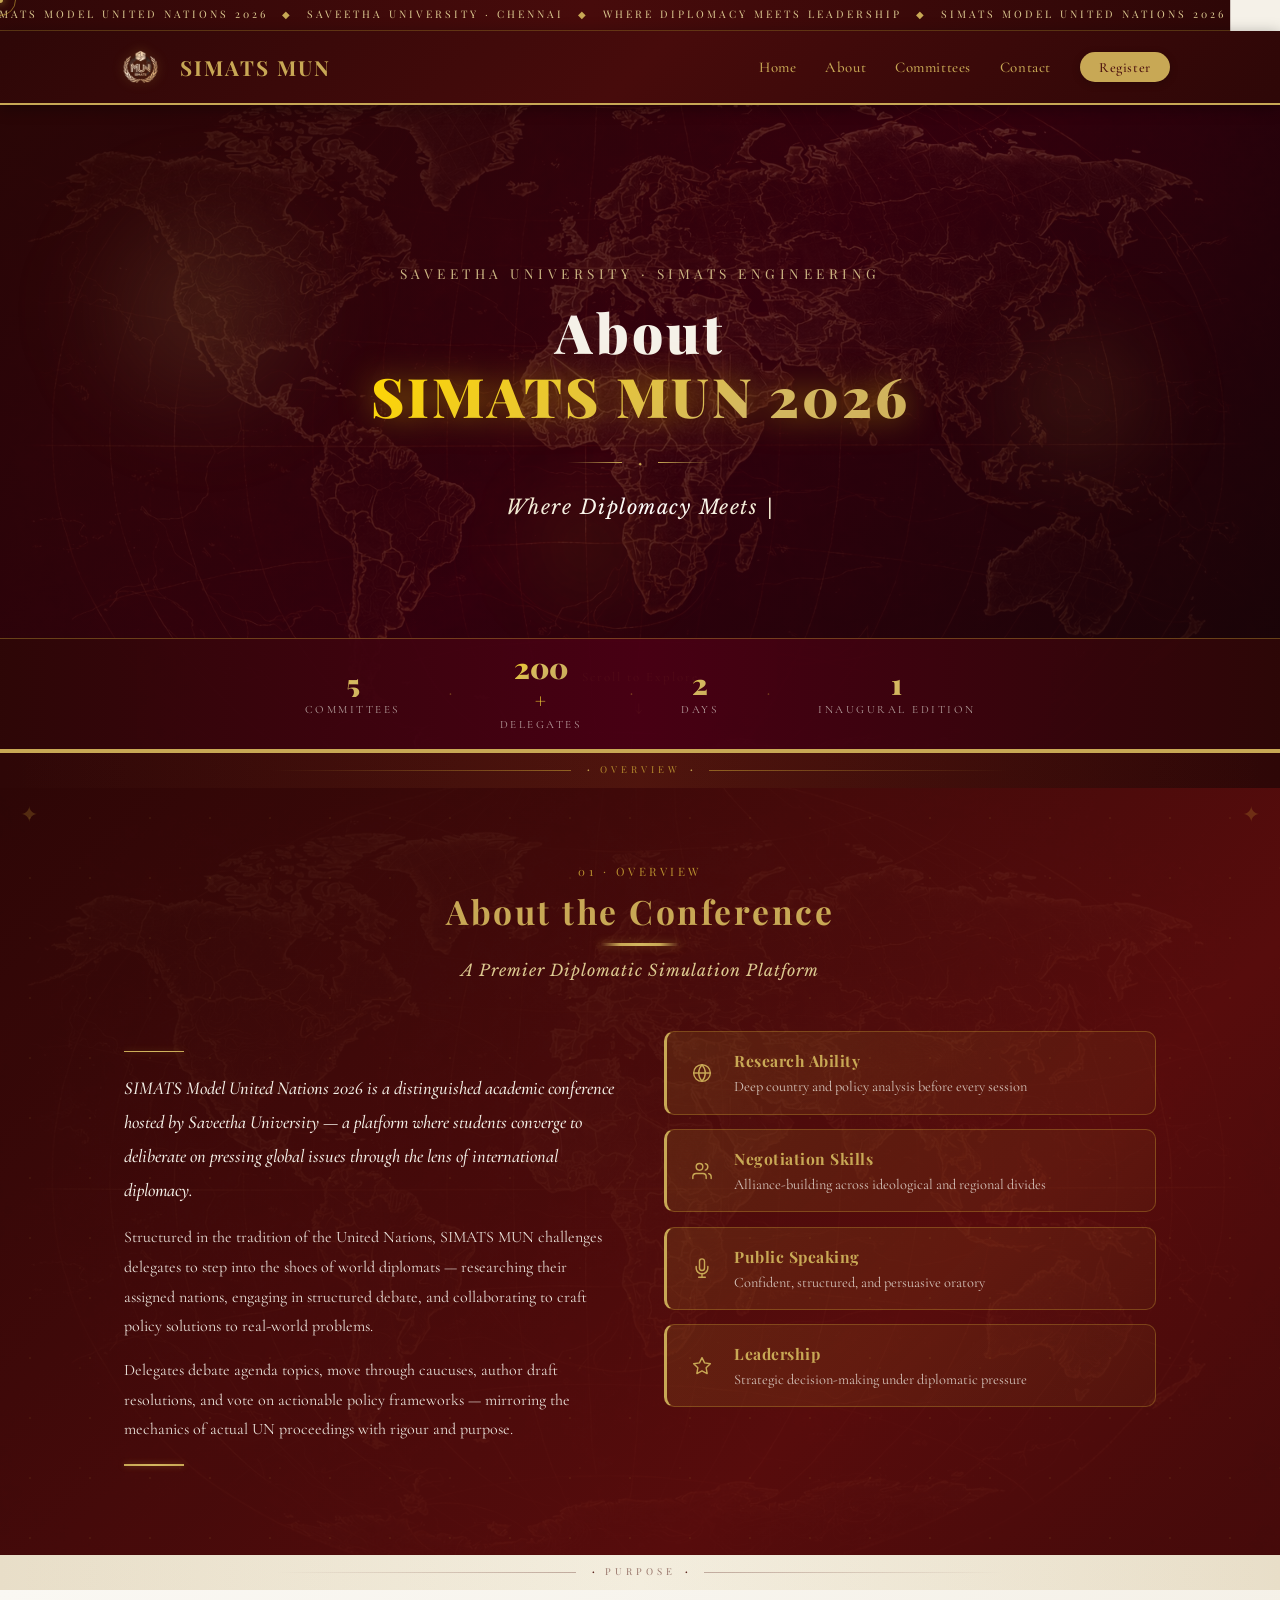
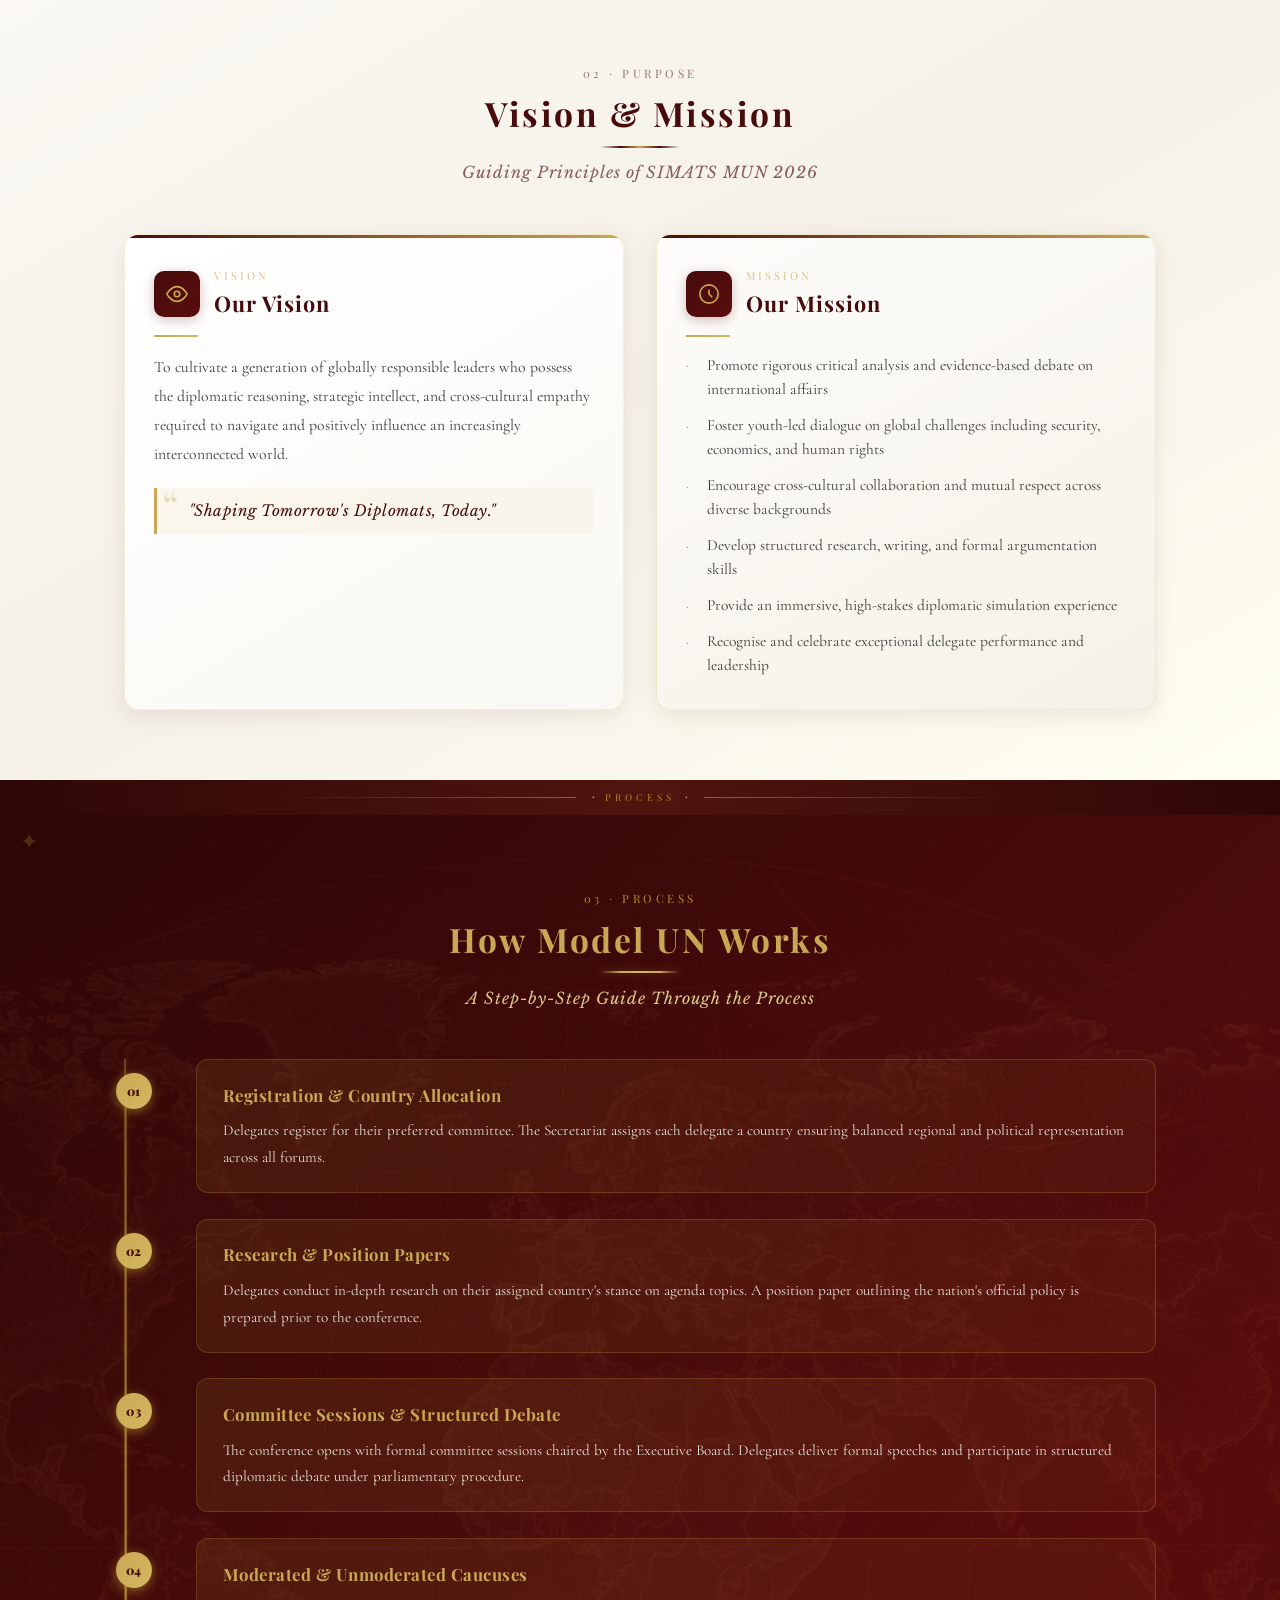
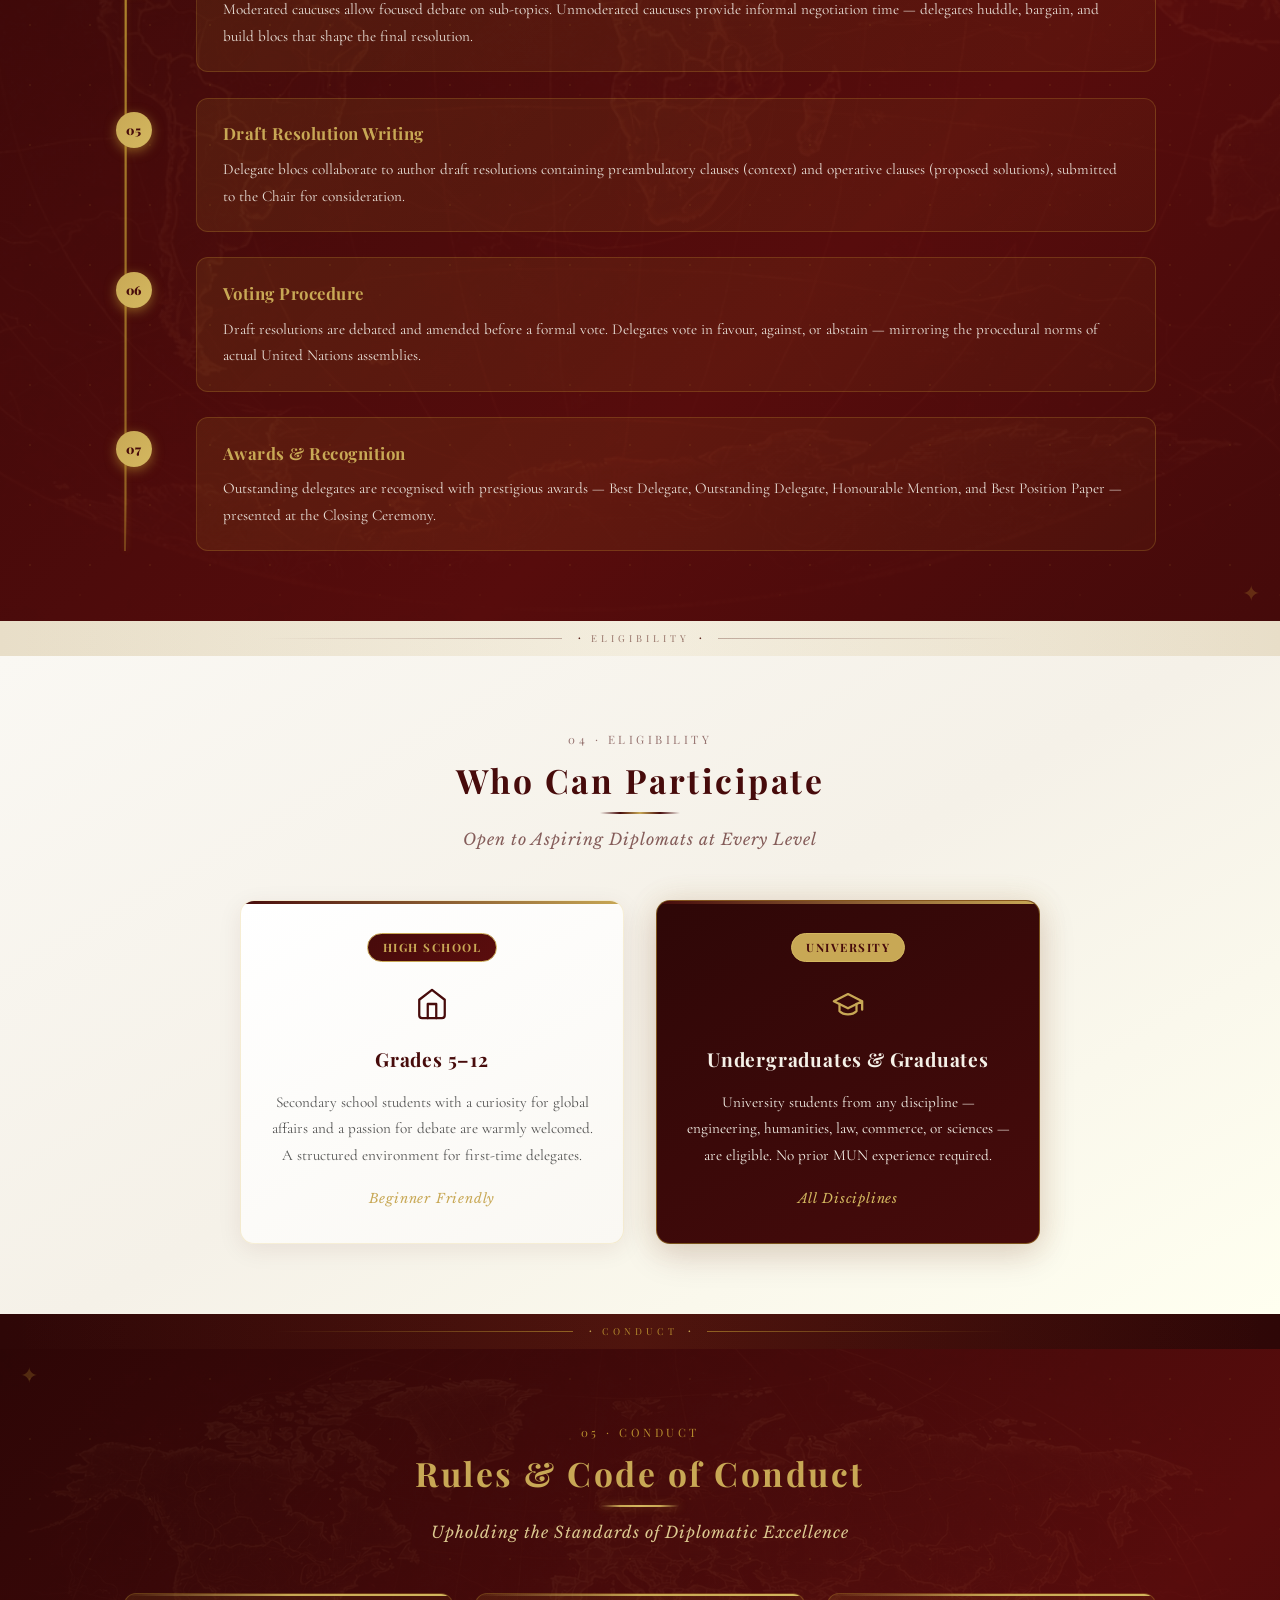
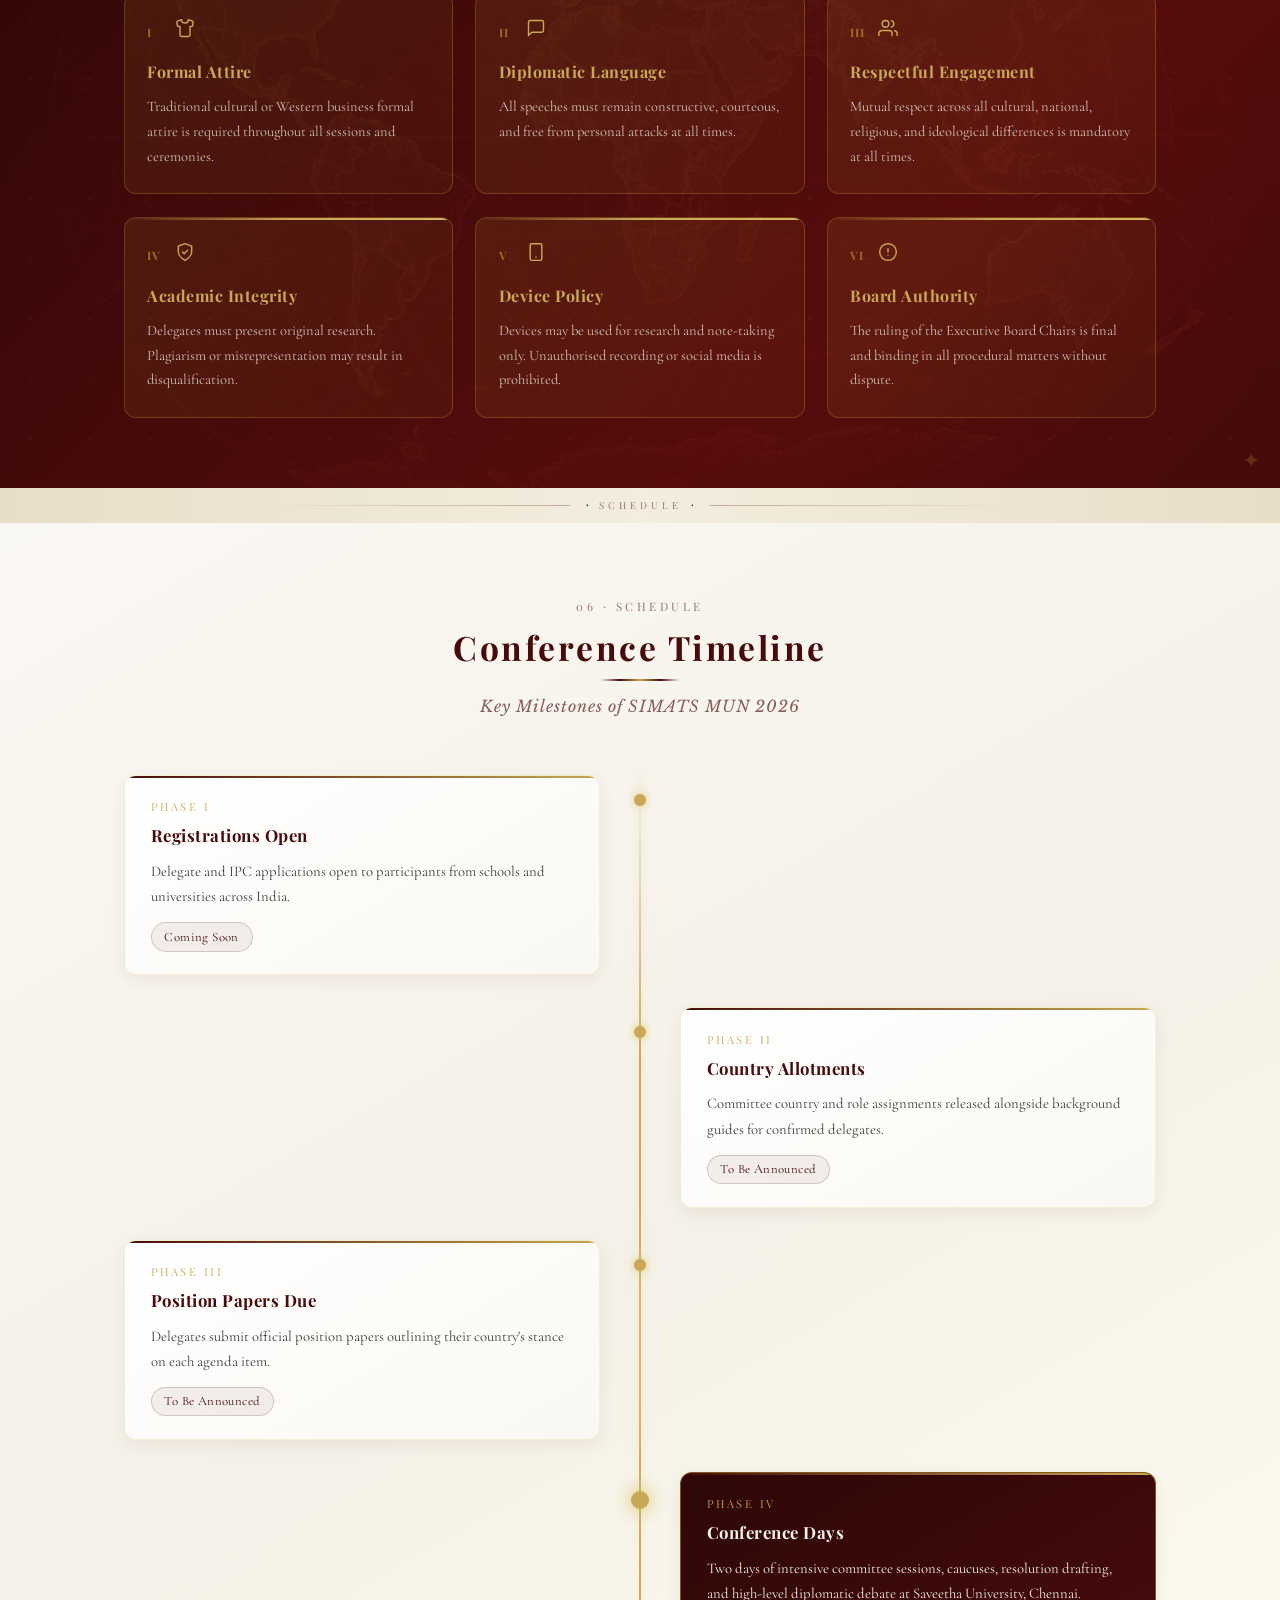
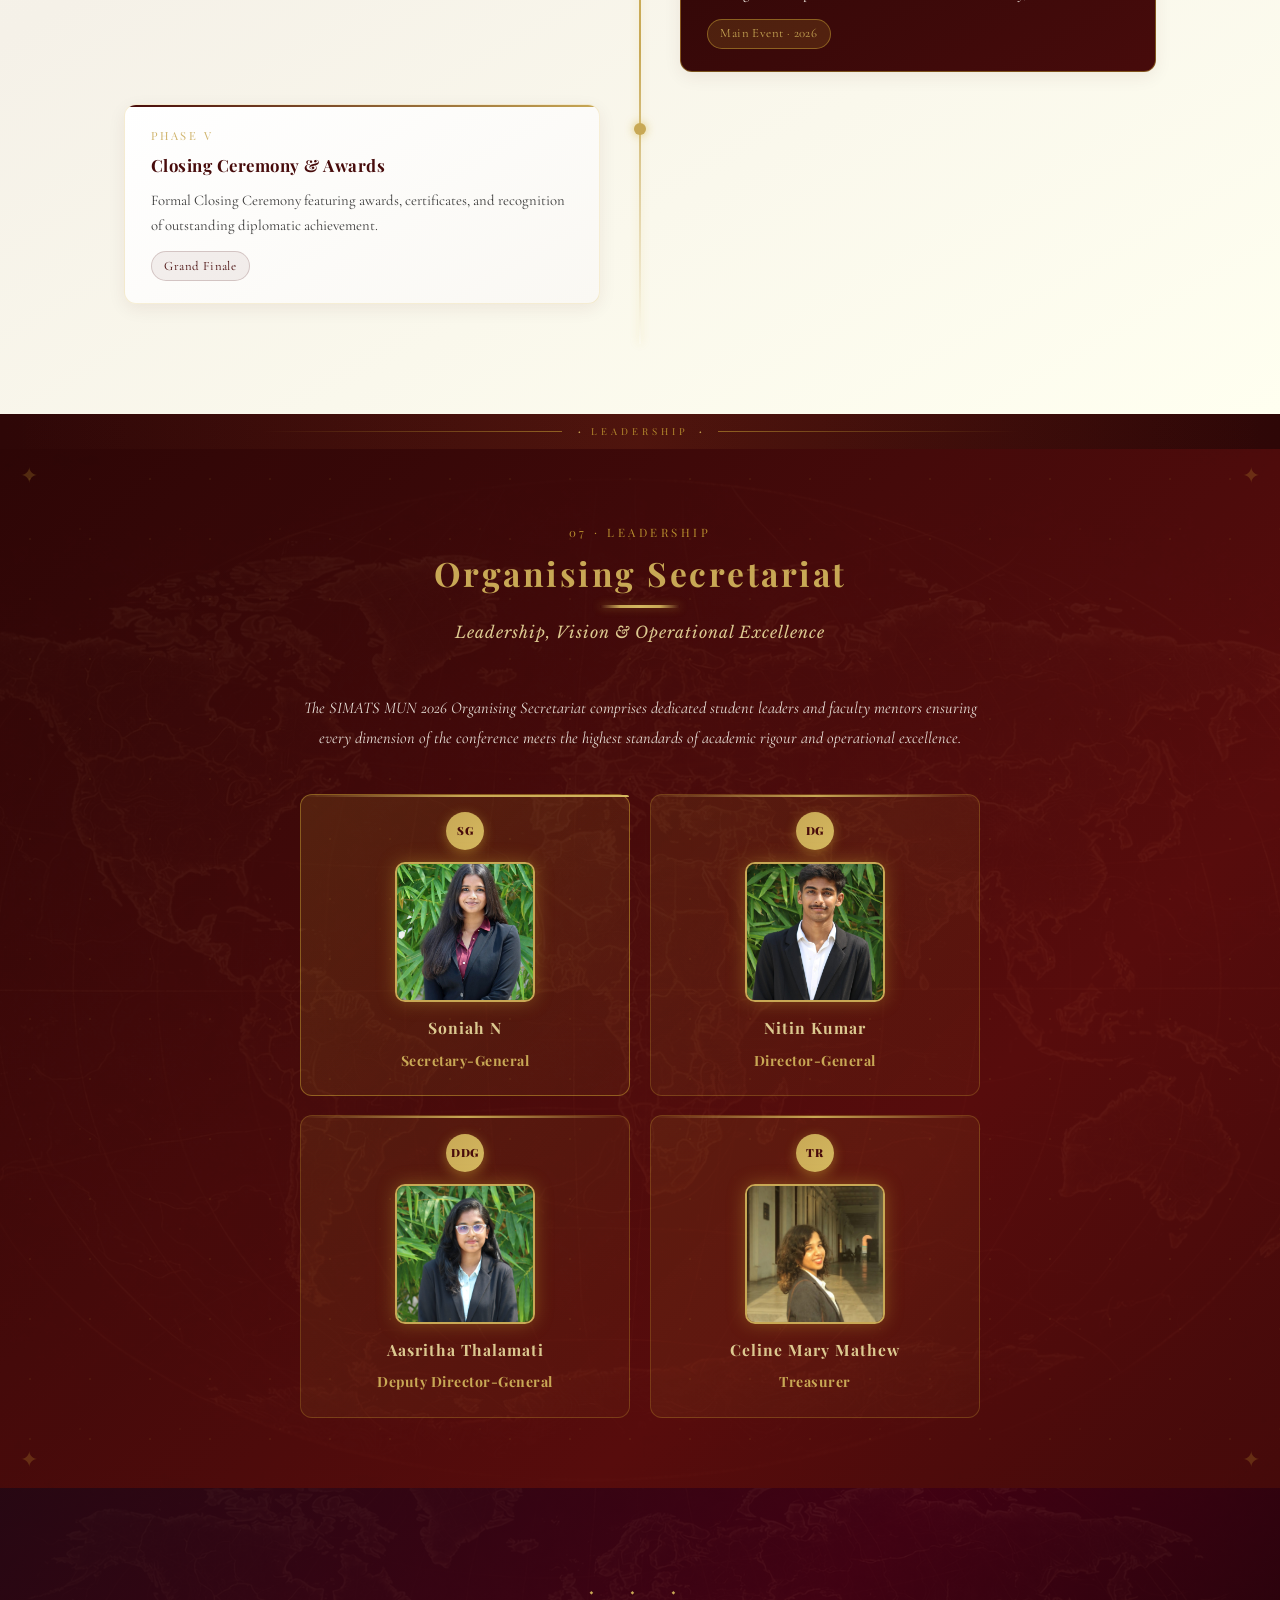
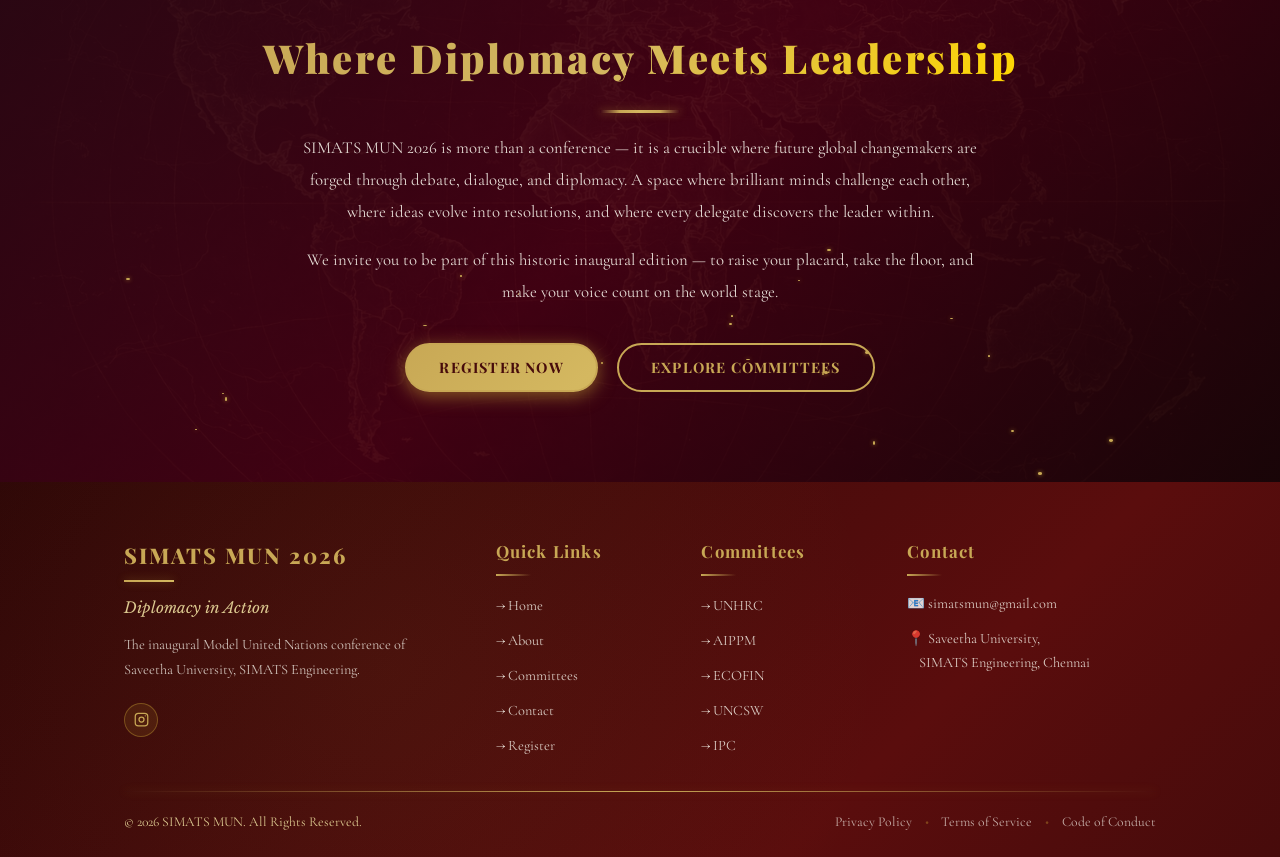
<file: about.html>
<!DOCTYPE html>
<html lang="en">
<head>
    <meta charset="UTF-8">
    <meta name="viewport" content="width=device-width, initial-scale=1.0">
    <title>About — SIMATS MUN 2026</title>
    <link rel="stylesheet" href="about.css">
    <link href="https://fonts.googleapis.com/css2?family=Playfair+Display:wght@400;500;600;700;800;900&family=Cormorant+Garamond:wght@300;400;500;600;700&family=Libre+Baskerville:wght@400;700&display=swap" rel="stylesheet">
</head>
<body>

    <!-- Sidebar Overlay -->
    <div class="nav-overlay" id="nav-overlay"></div>

    <!-- CUSTOM CURSOR -->
    <div class="cursor-dot" id="cursorDot"></div>
    <div class="cursor-ring" id="cursorRing"></div>

    <!-- GOLD RIBBON TOP -->
    <div class="gold-ribbon-top">
        <span>◆</span> SIMATS MODEL UNITED NATIONS 2026 <span>◆</span> SAVEETHA UNIVERSITY · CHENNAI <span>◆</span> WHERE DIPLOMACY MEETS LEADERSHIP <span>◆</span> SIMATS MODEL UNITED NATIONS 2026 <span>◆</span> SAVEETHA UNIVERSITY · CHENNAI <span>◆</span> WHERE DIPLOMACY MEETS LEADERSHIP <span>◆</span>
    </div>

    <!-- NAVBAR -->
    <nav class="navbar">
        <div class="nav-container container">
            <a href="index.html" class="nav-logo-wrap">
                <img src="logo.png" alt="SIMATS MUN Logo" class="nav-logo-img">
                <span class="nav-logo">SIMATS MUN</span>
            </a>
            <div class="nav-toggle" id="nav-toggle">
                <span></span>
                <span></span>
                <span></span>
            </div>
            <ul class="nav-menu" id="nav-menu">
                <li><a href="index.html">Home</a></li>
                <li><a href="about.html" class="nav-active">About</a></li>
                <li><a href="committees.html">Committees</a></li>
                <li><a href="contact.html">Contact</a></li>
                <li><a
                    href="https://docs.google.com/forms/d/e/1FAIpQLScOWp4qMa_FnYsrC9GpAJDIZBE_DCmWMveL-NBQRIcTcwy2eQ/formResponse"
                    class="register-nav-btn">Register</a></li>
            </ul>
        </div>
        <!-- Nav progress bar -->
        <div class="nav-progress" id="nav-progress"></div>
    </nav>

    <!-- HERO -->
    <header class="about-hero">
        <div class="hero-bg"></div>
        <div class="hero-overlay"></div>
        <div class="hero-particles" id="heroParticles"></div>
        <!-- NEW: floating orbs -->
        <div class="hero-orb hero-orb-1"></div>
        <div class="hero-orb hero-orb-2"></div>
        <div class="hero-orb hero-orb-3"></div>
        <div class="hero-content">
            <p class="hero-eyebrow">Saveetha University · SIMATS Engineering</p>
            <h1 class="hero-title">About<br><span class="hero-title-gold">SIMATS MUN 2026</span></h1>
            <div class="hero-divider">
                <span class="divider-line"></span>
                <span class="divider-gem">◆</span>
                <span class="divider-line"></span>
            </div>
            <p class="hero-tagline" id="heroTypewriter"></p>
        </div>
        <!-- NEW: Hero stats strip -->
        <div class="hero-stats-strip">
            <div class="hero-stat">
                <span class="stat-num" data-target="5">0</span>
                <span class="stat-label">Committees</span>
            </div>
            <div class="hero-stat-divider">◆</div>
            <div class="hero-stat">
                <span class="stat-num" data-target="200">0</span><span class="stat-plus">+</span>
                <span class="stat-label">Delegates</span>
            </div>
            <div class="hero-stat-divider">◆</div>
            <div class="hero-stat">
                <span class="stat-num" data-target="2">0</span>
                <span class="stat-label">Days</span>
            </div>
            <div class="hero-stat-divider">◆</div>
            <div class="hero-stat">
                <span class="stat-num" data-target="1">0</span>
                <span class="stat-label">Inaugural Edition</span>
            </div>
        </div>
        <div class="hero-scroll-hint">
            <span>Scroll to Explore</span>
            <div class="scroll-hint-arrow">↓</div>
        </div>
    </header>

    <!-- ORNATE SECTION DIVIDER -->
    <div class="ornate-divider">
        <div class="od-line"></div>
        <div class="od-center">
            <span class="od-gem">◆</span>
            <span class="od-text">OVERVIEW</span>
            <span class="od-gem">◆</span>
        </div>
        <div class="od-line"></div>
    </div>

    <!-- 01 INTRODUCTION -->
    <section class="section intro-section" id="introduction">
        <div class="section-bg-map"></div>
        <!-- NEW: Corner ornaments -->
        <div class="corner-ornament corner-tl">✦</div>
        <div class="corner-ornament corner-tr">✦</div>
        <div class="container">
            <div class="section-header" data-animate>
                <span class="section-eyebrow">01 · Overview</span>
                <h2 class="section-title">About the Conference</h2>
                <div class="title-underline"></div>
                <p class="section-tagline">A Premier Diplomatic Simulation Platform</p>
            </div>
            <div class="intro-grid" data-animate>
                <div class="intro-text-block">
                    <div class="ornament-bar"></div>
                    <p class="intro-lead">SIMATS Model United Nations 2026 is a distinguished academic conference hosted by Saveetha University — a platform where students converge to deliberate on pressing global issues through the lens of international diplomacy.</p>
                    <p class="intro-body">Structured in the tradition of the United Nations, SIMATS MUN challenges delegates to step into the shoes of world diplomats — researching their assigned nations, engaging in structured debate, and collaborating to craft policy solutions to real-world problems.</p>
                    <p class="intro-body">Delegates debate agenda topics, move through caucuses, author draft resolutions, and vote on actionable policy frameworks — mirroring the mechanics of actual UN proceedings with rigour and purpose.</p>
                    <div class="ornament-bar"></div>
                </div>
                <div class="intro-pillars">
                    <div class="value-pill" data-delay="0">
                        <div class="pill-icon">
                            <svg viewBox="0 0 24 24" fill="none" stroke="currentColor" stroke-width="1.7" stroke-linecap="round" stroke-linejoin="round" width="20" height="20"><circle cx="12" cy="12" r="10"/><path d="M2 12h20M12 2a15.3 15.3 0 0 1 4 10 15.3 15.3 0 0 1-4 10 15.3 15.3 0 0 1-4-10 15.3 15.3 0 0 1 4-10z"/></svg>
                        </div>
                        <div><h4>Research Ability</h4><p>Deep country and policy analysis before every session</p></div>
                    </div>
                    <div class="value-pill" data-delay="1">
                        <div class="pill-icon">
                            <svg viewBox="0 0 24 24" fill="none" stroke="currentColor" stroke-width="1.7" stroke-linecap="round" stroke-linejoin="round" width="20" height="20"><path d="M17 21v-2a4 4 0 0 0-4-4H5a4 4 0 0 0-4 4v2"/><circle cx="9" cy="7" r="4"/><path d="M23 21v-2a4 4 0 0 0-3-3.87"/><path d="M16 3.13a4 4 0 0 1 0 7.75"/></svg>
                        </div>
                        <div><h4>Negotiation Skills</h4><p>Alliance-building across ideological and regional divides</p></div>
                    </div>
                    <div class="value-pill" data-delay="2">
                        <div class="pill-icon">
                            <svg viewBox="0 0 24 24" fill="none" stroke="currentColor" stroke-width="1.7" stroke-linecap="round" stroke-linejoin="round" width="20" height="20"><path d="M12 1a3 3 0 0 0-3 3v8a3 3 0 0 0 6 0V4a3 3 0 0 0-3-3z"/><path d="M19 10v2a7 7 0 0 1-14 0v-2"/><line x1="12" y1="19" x2="12" y2="23"/><line x1="8" y1="23" x2="16" y2="23"/></svg>
                        </div>
                        <div><h4>Public Speaking</h4><p>Confident, structured, and persuasive oratory</p></div>
                    </div>
                    <div class="value-pill" data-delay="3">
                        <div class="pill-icon">
                            <svg viewBox="0 0 24 24" fill="none" stroke="currentColor" stroke-width="1.7" stroke-linecap="round" stroke-linejoin="round" width="20" height="20"><polygon points="12 2 15.09 8.26 22 9.27 17 14.14 18.18 21.02 12 17.77 5.82 21.02 7 14.14 2 9.27 8.91 8.26 12 2"/></svg>
                        </div>
                        <div><h4>Leadership</h4><p>Strategic decision-making under diplomatic pressure</p></div>
                    </div>
                </div>
            </div>
        </div>
    </section>

    <!-- ORNATE SECTION DIVIDER -->
    <div class="ornate-divider ornate-divider-dark">
        <div class="od-line od-line-dark"></div>
        <div class="od-center">
            <span class="od-gem od-gem-dark">◆</span>
            <span class="od-text od-text-dark">PURPOSE</span>
            <span class="od-gem od-gem-dark">◆</span>
        </div>
        <div class="od-line od-line-dark"></div>
    </div>

    <!-- 02 VISION & MISSION -->
    <section class="section vm-section" id="vision-mission">
        <div class="container">
            <div class="section-header" data-animate>
                <span class="section-eyebrow section-eyebrow-light">02 · Purpose</span>
                <h2 class="section-title section-title-dark">Vision &amp; Mission</h2>
                <div class="title-underline title-underline-dark"></div>
                <p class="section-tagline section-tagline-dark">Guiding Principles of SIMATS MUN 2026</p>
            </div>
            <div class="vm-grid" data-animate>
                <div class="vm-card vm-vision">
                    <div class="vm-card-header">
                        <div class="vm-icon">
                            <svg viewBox="0 0 24 24" fill="none" width="22" height="22"><path d="M1 12s4-8 11-8 11 8 11 8-4 8-11 8-11-8-11-8z" stroke="currentColor" stroke-width="1.8" stroke-linecap="round" stroke-linejoin="round"/><circle cx="12" cy="12" r="3" stroke="currentColor" stroke-width="1.8"/></svg>
                        </div>
                        <div>
                            <span class="vm-label">Vision</span>
                            <h3>Our Vision</h3>
                        </div>
                    </div>
                    <div class="vm-card-divider"></div>
                    <p class="vm-text">To cultivate a generation of globally responsible leaders who possess the diplomatic reasoning, strategic intellect, and cross-cultural empathy required to navigate and positively influence an increasingly interconnected world.</p>
                    <div class="vm-quote">"Shaping Tomorrow's Diplomats, Today."</div>
                </div>
                <div class="vm-card vm-mission">
                    <div class="vm-card-header">
                        <div class="vm-icon">
                            <svg viewBox="0 0 24 24" fill="none" width="22" height="22"><circle cx="12" cy="12" r="10" stroke="currentColor" stroke-width="1.8"/><path d="M12 8v4l3 3" stroke="currentColor" stroke-width="1.8" stroke-linecap="round" stroke-linejoin="round"/></svg>
                        </div>
                        <div>
                            <span class="vm-label">Mission</span>
                            <h3>Our Mission</h3>
                        </div>
                    </div>
                    <div class="vm-card-divider"></div>
                    <ul class="vm-list">
                        <li>Promote rigorous critical analysis and evidence-based debate on international affairs</li>
                        <li>Foster youth-led dialogue on global challenges including security, economics, and human rights</li>
                        <li>Encourage cross-cultural collaboration and mutual respect across diverse backgrounds</li>
                        <li>Develop structured research, writing, and formal argumentation skills</li>
                        <li>Provide an immersive, high-stakes diplomatic simulation experience</li>
                        <li>Recognise and celebrate exceptional delegate performance and leadership</li>
                    </ul>
                </div>
            </div>
        </div>
    </section>

    <!-- ORNATE SECTION DIVIDER -->
    <div class="ornate-divider">
        <div class="od-line"></div>
        <div class="od-center">
            <span class="od-gem">◆</span>
            <span class="od-text">PROCESS</span>
            <span class="od-gem">◆</span>
        </div>
        <div class="od-line"></div>
    </div>

    <!-- 03 HOW MUN WORKS -->
    <section class="section how-section" id="how-it-works">
        <div class="section-bg-map"></div>
        <div class="corner-ornament corner-tl">✦</div>
        <div class="corner-ornament corner-br">✦</div>
        <div class="container">
            <div class="section-header" data-animate>
                <span class="section-eyebrow">03 · Process</span>
                <h2 class="section-title">How Model UN Works</h2>
                <div class="title-underline"></div>
                <p class="section-tagline">A Step-by-Step Guide Through the Process</p>
            </div>
            <div class="process-timeline" data-animate>
                <div class="process-step">
                    <div class="step-number">01</div>
                    <div class="step-content"><h4>Registration &amp; Country Allocation</h4><p>Delegates register for their preferred committee. The Secretariat assigns each delegate a country ensuring balanced regional and political representation across all forums.</p></div>
                </div>
                <div class="process-step">
                    <div class="step-number">02</div>
                    <div class="step-content"><h4>Research &amp; Position Papers</h4><p>Delegates conduct in-depth research on their assigned country's stance on agenda topics. A position paper outlining the nation's official policy is prepared prior to the conference.</p></div>
                </div>
                <div class="process-step">
                    <div class="step-number">03</div>
                    <div class="step-content"><h4>Committee Sessions &amp; Structured Debate</h4><p>The conference opens with formal committee sessions chaired by the Executive Board. Delegates deliver formal speeches and participate in structured diplomatic debate under parliamentary procedure.</p></div>
                </div>
                <div class="process-step">
                    <div class="step-number">04</div>
                    <div class="step-content"><h4>Moderated &amp; Unmoderated Caucuses</h4><p>Moderated caucuses allow focused debate on sub-topics. Unmoderated caucuses provide informal negotiation time — delegates huddle, bargain, and build blocs that shape the final resolution.</p></div>
                </div>
                <div class="process-step">
                    <div class="step-number">05</div>
                    <div class="step-content"><h4>Draft Resolution Writing</h4><p>Delegate blocs collaborate to author draft resolutions containing preambulatory clauses (context) and operative clauses (proposed solutions), submitted to the Chair for consideration.</p></div>
                </div>
                <div class="process-step">
                    <div class="step-number">06</div>
                    <div class="step-content"><h4>Voting Procedure</h4><p>Draft resolutions are debated and amended before a formal vote. Delegates vote in favour, against, or abstain — mirroring the procedural norms of actual United Nations assemblies.</p></div>
                </div>
                <div class="process-step">
                    <div class="step-number">07</div>
                    <div class="step-content"><h4>Awards &amp; Recognition</h4><p>Outstanding delegates are recognised with prestigious awards — Best Delegate, Outstanding Delegate, Honourable Mention, and Best Position Paper — presented at the Closing Ceremony.</p></div>
                </div>
            </div>
        </div>
    </section>

    <!-- ORNATE SECTION DIVIDER -->
    <div class="ornate-divider ornate-divider-dark">
        <div class="od-line od-line-dark"></div>
        <div class="od-center">
            <span class="od-gem od-gem-dark">◆</span>
            <span class="od-text od-text-dark">ELIGIBILITY</span>
            <span class="od-gem od-gem-dark">◆</span>
        </div>
        <div class="od-line od-line-dark"></div>
    </div>

    <!-- 04 ELIGIBILITY -->
    <section class="section eligibility-section" id="eligibility">
        <div class="container">
            <div class="section-header" data-animate>
                <span class="section-eyebrow section-eyebrow-light">04 · Eligibility</span>
                <h2 class="section-title section-title-dark">Who Can Participate</h2>
                <div class="title-underline title-underline-dark"></div>
                <p class="section-tagline section-tagline-dark">Open to Aspiring Diplomats at Every Level</p>
            </div>
            <div class="eligibility-grid" data-animate>
                <div class="elig-card">
                    <div class="elig-badge">High School</div>
                    <div class="elig-icon">
                        <svg viewBox="0 0 24 24" fill="none" stroke="currentColor" stroke-width="1.6" stroke-linecap="round" stroke-linejoin="round" width="34" height="34"><path d="M3 9l9-7 9 7v11a2 2 0 0 1-2 2H5a2 2 0 0 1-2-2z"/><polyline points="9 22 9 12 15 12 15 22"/></svg>
                    </div>
                    <h3>Grades 5–12</h3>
                    <p>Secondary school students with a curiosity for global affairs and a passion for debate are warmly welcomed. A structured environment for first-time delegates.</p>
                    <div class="elig-tag">Beginner Friendly</div>
                </div>
                <div class="elig-card elig-card-highlight">
                    <div class="elig-badge elig-badge-gold">University</div>
                    <div class="elig-icon">
                        <svg viewBox="0 0 24 24" fill="none" stroke="currentColor" stroke-width="1.6" stroke-linecap="round" stroke-linejoin="round" width="34" height="34"><path d="M22 10v6M2 10l10-5 10 5-10 5z"/><path d="M6 12v5c3 3 9 3 12 0v-5"/></svg>
                    </div>
                    <h3>Undergraduates &amp; Graduates</h3>
                    <p>University students from any discipline — engineering, humanities, law, commerce, or sciences — are eligible. No prior MUN experience required.</p>
                    <div class="elig-tag elig-tag-gold">All Disciplines</div>
                </div>
            </div>
        </div>
    </section>

    <!-- ORNATE SECTION DIVIDER -->
    <div class="ornate-divider">
        <div class="od-line"></div>
        <div class="od-center">
            <span class="od-gem">◆</span>
            <span class="od-text">CONDUCT</span>
            <span class="od-gem">◆</span>
        </div>
        <div class="od-line"></div>
    </div>

    <!-- 05 RULES -->
    <section class="section rules-section" id="rules">
        <div class="section-bg-map"></div>
        <div class="corner-ornament corner-tl">✦</div>
        <div class="corner-ornament corner-br">✦</div>
        <div class="container">
            <div class="section-header" data-animate>
                <span class="section-eyebrow">05 · Conduct</span>
                <h2 class="section-title">Rules &amp; Code of Conduct</h2>
                <div class="title-underline"></div>
                <p class="section-tagline">Upholding the Standards of Diplomatic Excellence</p>
            </div>
            <div class="rules-grid" data-animate>
                <div class="rule-card">
                    <div class="rule-header"><span class="rule-num">I</span><div class="rule-icon"><svg viewBox="0 0 24 24" fill="none" stroke="currentColor" stroke-width="1.7" stroke-linecap="round" stroke-linejoin="round" width="20" height="20"><path d="M20.38 3.46L16 2a4 4 0 0 1-8 0L3.62 3.46a2 2 0 0 0-1.34 2.23l.58 3.57a1 1 0 0 0 .99.84H6v10c0 1.1.9 2 2 2h8a2 2 0 0 0 2-2V10h2.15a1 1 0 0 0 .99-.84l.58-3.57a2 2 0 0 0-1.34-2.23z"/></svg></div></div>
                    <h4>Formal Attire</h4>
                    <p>Traditional cultural or Western business formal attire is required throughout all sessions and ceremonies.</p>
                </div>
                <div class="rule-card">
                    <div class="rule-header"><span class="rule-num">II</span><div class="rule-icon"><svg viewBox="0 0 24 24" fill="none" stroke="currentColor" stroke-width="1.7" stroke-linecap="round" stroke-linejoin="round" width="20" height="20"><path d="M21 15a2 2 0 0 1-2 2H7l-4 4V5a2 2 0 0 1 2-2h14a2 2 0 0 1 2 2z"/></svg></div></div>
                    <h4>Diplomatic Language</h4>
                    <p>All speeches must remain constructive, courteous, and free from personal attacks at all times.</p>
                </div>
                <div class="rule-card">
                    <div class="rule-header"><span class="rule-num">III</span><div class="rule-icon"><svg viewBox="0 0 24 24" fill="none" stroke="currentColor" stroke-width="1.7" stroke-linecap="round" stroke-linejoin="round" width="20" height="20"><path d="M17 21v-2a4 4 0 0 0-4-4H5a4 4 0 0 0-4 4v2"/><circle cx="9" cy="7" r="4"/><path d="M23 21v-2a4 4 0 0 0-3-3.87"/><path d="M16 3.13a4 4 0 0 1 0 7.75"/></svg></div></div>
                    <h4>Respectful Engagement</h4>
                    <p>Mutual respect across all cultural, national, religious, and ideological differences is mandatory at all times.</p>
                </div>
                <div class="rule-card">
                    <div class="rule-header"><span class="rule-num">IV</span><div class="rule-icon"><svg viewBox="0 0 24 24" fill="none" stroke="currentColor" stroke-width="1.7" stroke-linecap="round" stroke-linejoin="round" width="20" height="20"><path d="M12 22s8-4 8-10V5l-8-3-8 3v7c0 6 8 10 8 10z"/><polyline points="9 12 11 14 15 10"/></svg></div></div>
                    <h4>Academic Integrity</h4>
                    <p>Delegates must present original research. Plagiarism or misrepresentation may result in disqualification.</p>
                </div>
                <div class="rule-card">
                    <div class="rule-header"><span class="rule-num">V</span><div class="rule-icon"><svg viewBox="0 0 24 24" fill="none" stroke="currentColor" stroke-width="1.7" stroke-linecap="round" stroke-linejoin="round" width="20" height="20"><rect x="5" y="2" width="14" height="20" rx="2" ry="2"/><line x1="12" y1="18" x2="12.01" y2="18"/></svg></div></div>
                    <h4>Device Policy</h4>
                    <p>Devices may be used for research and note-taking only. Unauthorised recording or social media is prohibited.</p>
                </div>
                <div class="rule-card">
                    <div class="rule-header"><span class="rule-num">VI</span><div class="rule-icon"><svg viewBox="0 0 24 24" fill="none" stroke="currentColor" stroke-width="1.7" stroke-linecap="round" stroke-linejoin="round" width="20" height="20"><circle cx="12" cy="12" r="10"/><line x1="12" y1="8" x2="12" y2="12"/><line x1="12" y1="16" x2="12.01" y2="16"/></svg></div></div>
                    <h4>Board Authority</h4>
                    <p>The ruling of the Executive Board Chairs is final and binding in all procedural matters without dispute.</p>
                </div>
            </div>
        </div>
    </section>

    <!-- ORNATE SECTION DIVIDER -->
    <div class="ornate-divider ornate-divider-dark">
        <div class="od-line od-line-dark"></div>
        <div class="od-center">
            <span class="od-gem od-gem-dark">◆</span>
            <span class="od-text od-text-dark">SCHEDULE</span>
            <span class="od-gem od-gem-dark">◆</span>
        </div>
        <div class="od-line od-line-dark"></div>
    </div>

    <!-- 06 TIMELINE -->
    <section class="section timeline-section" id="timeline">
        <div class="container">
            <div class="section-header" data-animate>
                <span class="section-eyebrow section-eyebrow-light">06 · Schedule</span>
                <h2 class="section-title section-title-dark">Conference Timeline</h2>
                <div class="title-underline title-underline-dark"></div>
                <p class="section-tagline section-tagline-dark">Key Milestones of SIMATS MUN 2026</p>
            </div>
            <div class="timeline-track" data-animate>
                <div class="tl-node">
                    <div class="tl-dot"></div>
                    <div class="tl-card">
                        <div class="tl-phase">Phase I</div>
                        <h4>Registrations Open</h4>
                        <p>Delegate and IPC applications open to participants from schools and universities across India.</p>
                        <div class="tl-tag">Coming Soon</div>
                    </div>
                </div>
                <div class="tl-node tl-right">
                    <div class="tl-dot"></div>
                    <div class="tl-card">
                        <div class="tl-phase">Phase II</div>
                        <h4>Country Allotments</h4>
                        <p>Committee country and role assignments released alongside background guides for confirmed delegates.</p>
                        <div class="tl-tag">To Be Announced</div>
                    </div>
                </div>
                <div class="tl-node">
                    <div class="tl-dot"></div>
                    <div class="tl-card">
                        <div class="tl-phase">Phase III</div>
                        <h4>Position Papers Due</h4>
                        <p>Delegates submit official position papers outlining their country's stance on each agenda item.</p>
                        <div class="tl-tag">To Be Announced</div>
                    </div>
                </div>
                <div class="tl-node tl-right">
                    <div class="tl-dot tl-dot-gold"></div>
                    <div class="tl-card tl-card-gold">
                        <div class="tl-phase">Phase IV</div>
                        <h4>Conference Days</h4>
                        <p>Two days of intensive committee sessions, caucuses, resolution drafting, and high-level diplomatic debate at Saveetha University, Chennai.</p>
                        <div class="tl-tag tl-tag-gold">Main Event · 2026</div>
                    </div>
                </div>
                <div class="tl-node">
                    <div class="tl-dot"></div>
                    <div class="tl-card">
                        <div class="tl-phase">Phase V</div>
                        <h4>Closing Ceremony &amp; Awards</h4>
                        <p>Formal Closing Ceremony featuring awards, certificates, and recognition of outstanding diplomatic achievement.</p>
                        <div class="tl-tag">Grand Finale</div>
                    </div>
                </div>
            </div>
        </div>
    </section>

    <!-- ORNATE SECTION DIVIDER -->
    <div class="ornate-divider">
        <div class="od-line"></div>
        <div class="od-center">
            <span class="od-gem">◆</span>
            <span class="od-text">LEADERSHIP</span>
            <span class="od-gem">◆</span>
        </div>
        <div class="od-line"></div>
    </div>

    <!-- 07 SECRETARIAT -->
    <section class="section secretariat-section" id="secretariat">
        <div class="section-bg-map"></div>
        <div class="corner-ornament corner-tl">✦</div>
        <div class="corner-ornament corner-tr">✦</div>
        <div class="corner-ornament corner-bl">✦</div>
        <div class="corner-ornament corner-br">✦</div>
        <div class="container">
            <div class="section-header" data-animate>
                <span class="section-eyebrow">07 · Leadership</span>
                <h2 class="section-title">Organising Secretariat</h2>
                <div class="title-underline"></div>
                <p class="section-tagline">Leadership, Vision &amp; Operational Excellence</p>
            </div>
            <p class="secretariat-intro-text" data-animate>The SIMATS MUN 2026 Organising Secretariat comprises dedicated student leaders and faculty mentors ensuring every dimension of the conference meets the highest standards of academic rigour and operational excellence.</p>

            <!-- ═══ 4-CARD SECRETARIAT GRID ═══ -->
            <!--
             
            -->
            <div class="secretariat-grid secretariat-grid-4" data-animate>

                <!-- Secretary-General -->
                <div class="sec-role sec-role-featured">
                    <div class="sec-badge">SG</div>
                    <div class="sec-photo-wrap">
                        <!-- Replace src value with your image path e.g. src="sg.jpg" -->
                        <img class="sec-photo-img" src="Soniah.jpg" alt="Secretary-General">
                    </div>
                    <div class="sec-name-wrap">
                        <span class="sec-name">Soniah N</span>
                    </div>
                    <h4>Secretary-General</h4>
                    <p></p>
                </div>

                <!-- Director-General -->
                <div class="sec-role">
                    <div class="sec-badge">DG</div>
                    <div class="sec-photo-wrap">
                        <!-- Replace src value with your image path e.g. src="dg.jpg" -->
                        <img class="sec-photo-img" src="Nitin1.jpg" alt="Director-General">
                    </div>
                    <div class="sec-name-wrap">
                        <span class="sec-name">Nitin Kumar</span>
                    </div>
                    <h4>Director-General</h4>
                    <p></p>
                </div>

                <!-- Deputy Director-General -->
                <div class="sec-role">
                    <div class="sec-badge">DDG</div>
                    <div class="sec-photo-wrap">
                        <!-- Replace src value with your image path e.g. src="dsg.jpg" -->
                        <img class="sec-photo-img" src="Aasi.jpg" alt="Deputy Director-General">
                    </div>
                    <div class="sec-name-wrap">
                        <span class="sec-name">Aasritha Thalamati</span>
                    </div>
                    <h4>Deputy Director-General</h4>
                    <p></p>
                </div>

                <!-- Treasurer -->
                <div class="sec-role">
                    <div class="sec-badge">TR</div>
                    <div class="sec-photo-wrap">
                        <!-- Replace src value with your image path e.g. src="tr.jpg" -->
                        <img class="sec-photo-img" src="CELINE.jpg" alt="Treasurer">
                    </div>
                    <div class="sec-name-wrap">
                        <span class="sec-name">Celine Mary Mathew</span>
                    </div>
                    <h4>Treasurer</h4>
                    <p></p>
                </div>

            </div>
            <!-- ═══ END 4-CARD GRID ═══ -->

        </div>
    </section>

    <!-- CLOSING -->
    <section class="section closing-section">
        <div class="closing-bg"></div>
        <div class="closing-overlay"></div>
        <!-- NEW: floating sparks -->
        <div class="closing-sparks" id="closingSparks"></div>
        <div class="container">
            <div class="closing-content" data-animate>
                <div class="closing-ornament">◆ ◆ ◆</div>
                <h2 class="closing-title">Where Diplomacy Meets Leadership</h2>
                <div class="title-underline" style="margin:1.2rem auto;"></div>
                <p class="closing-body">SIMATS MUN 2026 is more than a conference — it is a crucible where future global changemakers are forged through debate, dialogue, and diplomacy. A space where brilliant minds challenge each other, where ideas evolve into resolutions, and where every delegate discovers the leader within.</p>
                <p class="closing-body">We invite you to be part of this historic inaugural edition — to raise your placard, take the floor, and make your voice count on the world stage.</p>
                <div class="closing-ctas">
                    <a href="https://docs.google.com/forms/d/e/1FAIpQLScOWp4qMa_FnYsrC9GpAJDIZBE_DCmWMveL-NBQRIcTcwy2eQ/formResponse" class="cta-btn cta-primary">Register Now</a>
                    <a href="committees.html" class="cta-btn cta-secondary">Explore Committees</a>
                </div>
            </div>
        </div>
    </section>

    <!-- FOOTER -->
    <footer class="footer">
        <div class="container">
            <div class="footer-content">
                <div class="footer-brand">
                    <h3 class="footer-logo">SIMATS MUN 2026</h3>
                    <div class="logo-underline"></div>
                    <p class="footer-tagline">Diplomacy in Action</p>
                    <p class="footer-desc">The inaugural Model United Nations conference of Saveetha University, SIMATS Engineering.</p>
                    <div class="footer-social">
                        <a href="https://www.instagram.com/simats.mun/" target="_blank" rel="noopener noreferrer" class="social-icon" aria-label="Instagram">
                            <svg viewBox="0 0 24 24" fill="none"><rect x="2" y="2" width="20" height="20" rx="5" stroke="currentColor" stroke-width="2"/><circle cx="12" cy="12" r="4" stroke="currentColor" stroke-width="2"/><circle cx="18" cy="6" r="1" fill="currentColor"/></svg>
                        </a>
                    </div>
                </div>
                <div class="footer-col">
                    <h4 class="footer-heading">Quick Links</h4>
                    <div class="footer-heading-underline"></div>
                    <ul class="footer-links">
                        <li><a href="index.html">→ Home</a></li>
                        <li><a href="about.html">→ About</a></li>
                        <li><a href="committees.html">→ Committees</a></li>
                        <li><a href="contact.html">→ Contact</a></li>
                        <li><a href="https://docs.google.com/forms/d/e/1FAIpQLScOWp4qMa_FnYsrC9GpAJDIZBE_DCmWMveL-NBQRIcTcwy2eQ/formResponse">→ Register</a></li>
                    </ul>
                </div>
                <div class="footer-col">
                    <h4 class="footer-heading">Committees</h4>
                    <div class="footer-heading-underline"></div>
                    <ul class="footer-links">
                        <li><a href="committees.html">→ UNHRC</a></li>
                        <li><a href="committees.html">→ AIPPM</a></li>
                        <li><a href="committees.html">→ ECOFIN</a></li>
                        <li><a href="committees.html">→ UNCSW</a></li>
                        <li><a href="committees.html">→ IPC</a></li>
                    </ul>
                </div>
                <div class="footer-col">
                    <h4 class="footer-heading">Contact</h4>
                    <div class="footer-heading-underline"></div>
                    <p class="footer-contact-item">📧 <a href="mailto:simatsmun@gmail.com">simatsmun@gmail.com</a></p>
                    <p class="footer-contact-item">📍 Saveetha University,<br>&nbsp;&nbsp;&nbsp;&nbsp;SIMATS Engineering, Chennai</p>
                </div>
            </div>
            <div class="footer-divider"></div>
            <div class="footer-bottom">
                <p>© 2026 SIMATS MUN. All Rights Reserved.</p>
                <div class="footer-bottom-links">
                    <a href="#">Privacy Policy</a><span>•</span>
                    <a href="#">Terms of Service</a><span>•</span>
                    <a href="#">Code of Conduct</a>
                </div>
            </div>
        </div>
    </footer>

    <!-- BACK TO TOP -->
    <button class="back-to-top" id="backToTop" aria-label="Back to top">
        <svg viewBox="0 0 24 24" fill="none" stroke="currentColor" stroke-width="2" width="18" height="18"><polyline points="18 15 12 9 6 15"/></svg>
    </button>

    <script src="about.js"></script>
</body>
</html>
</file>
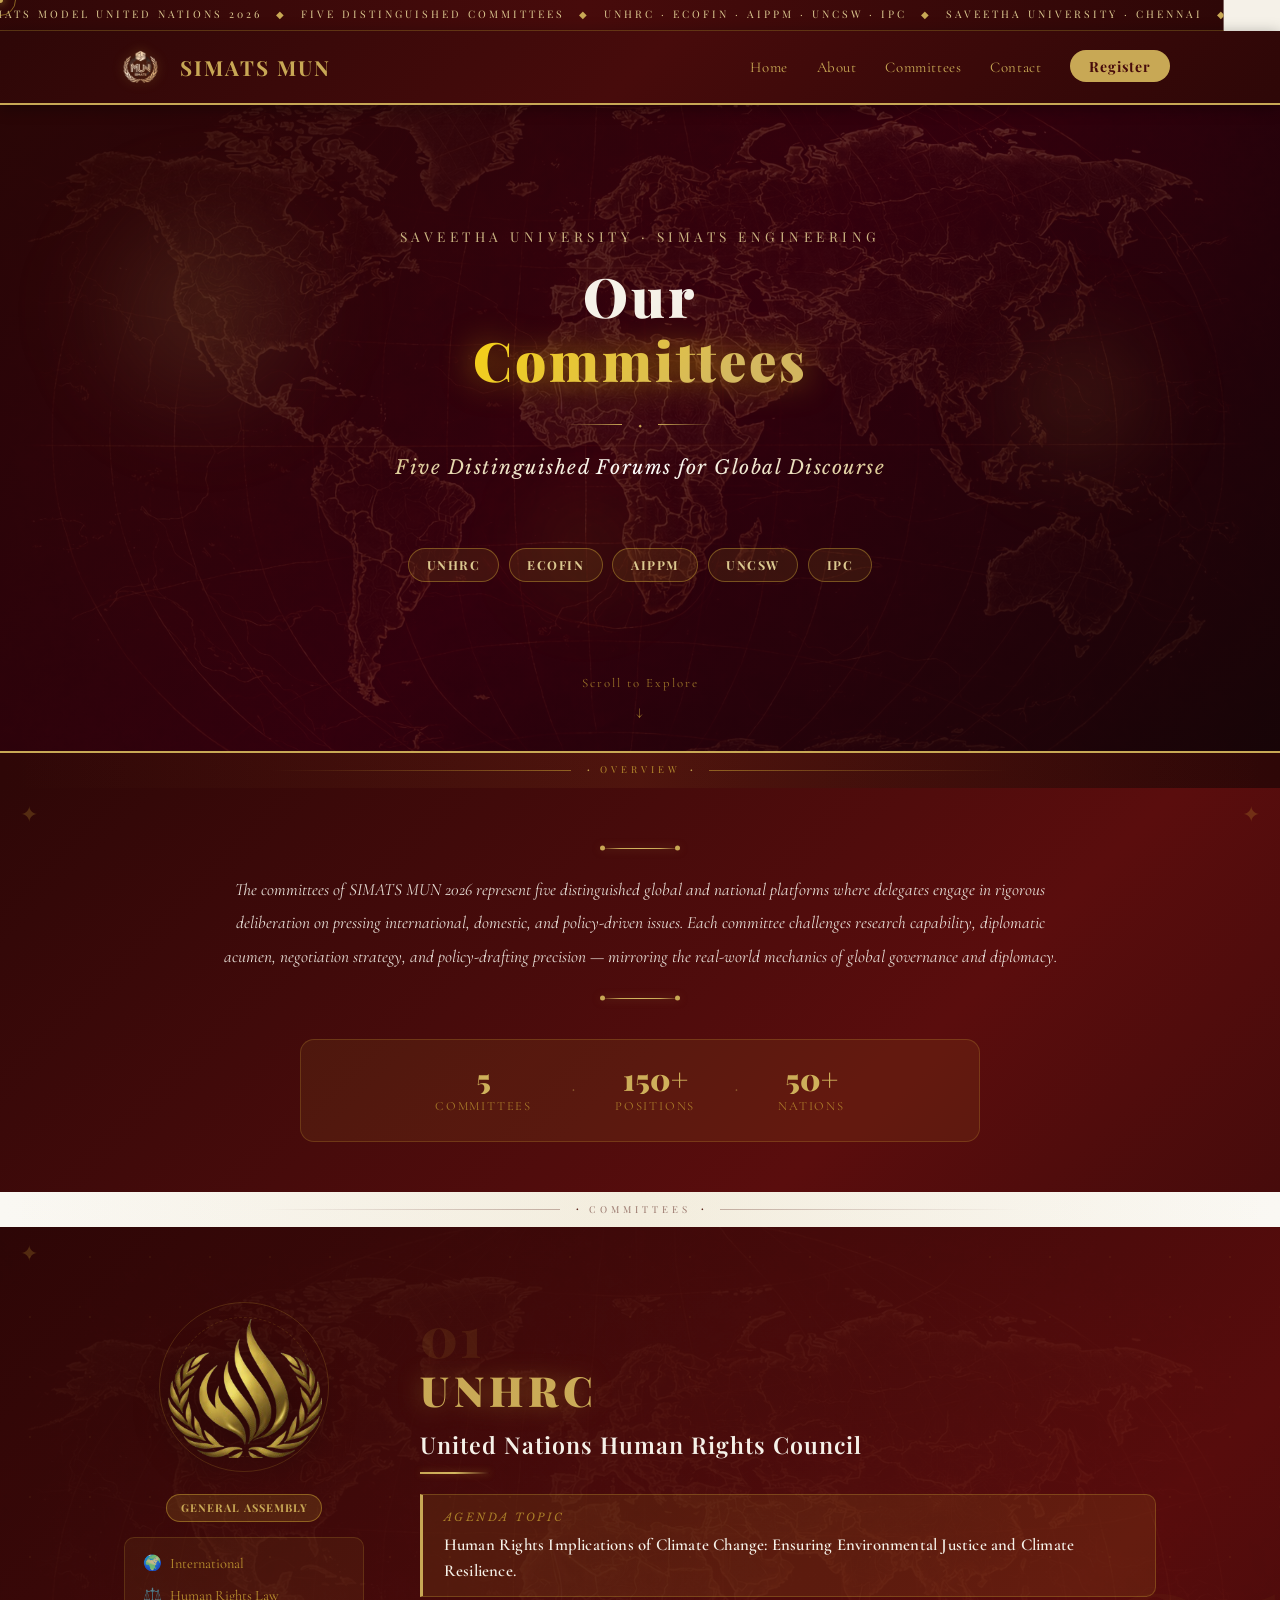
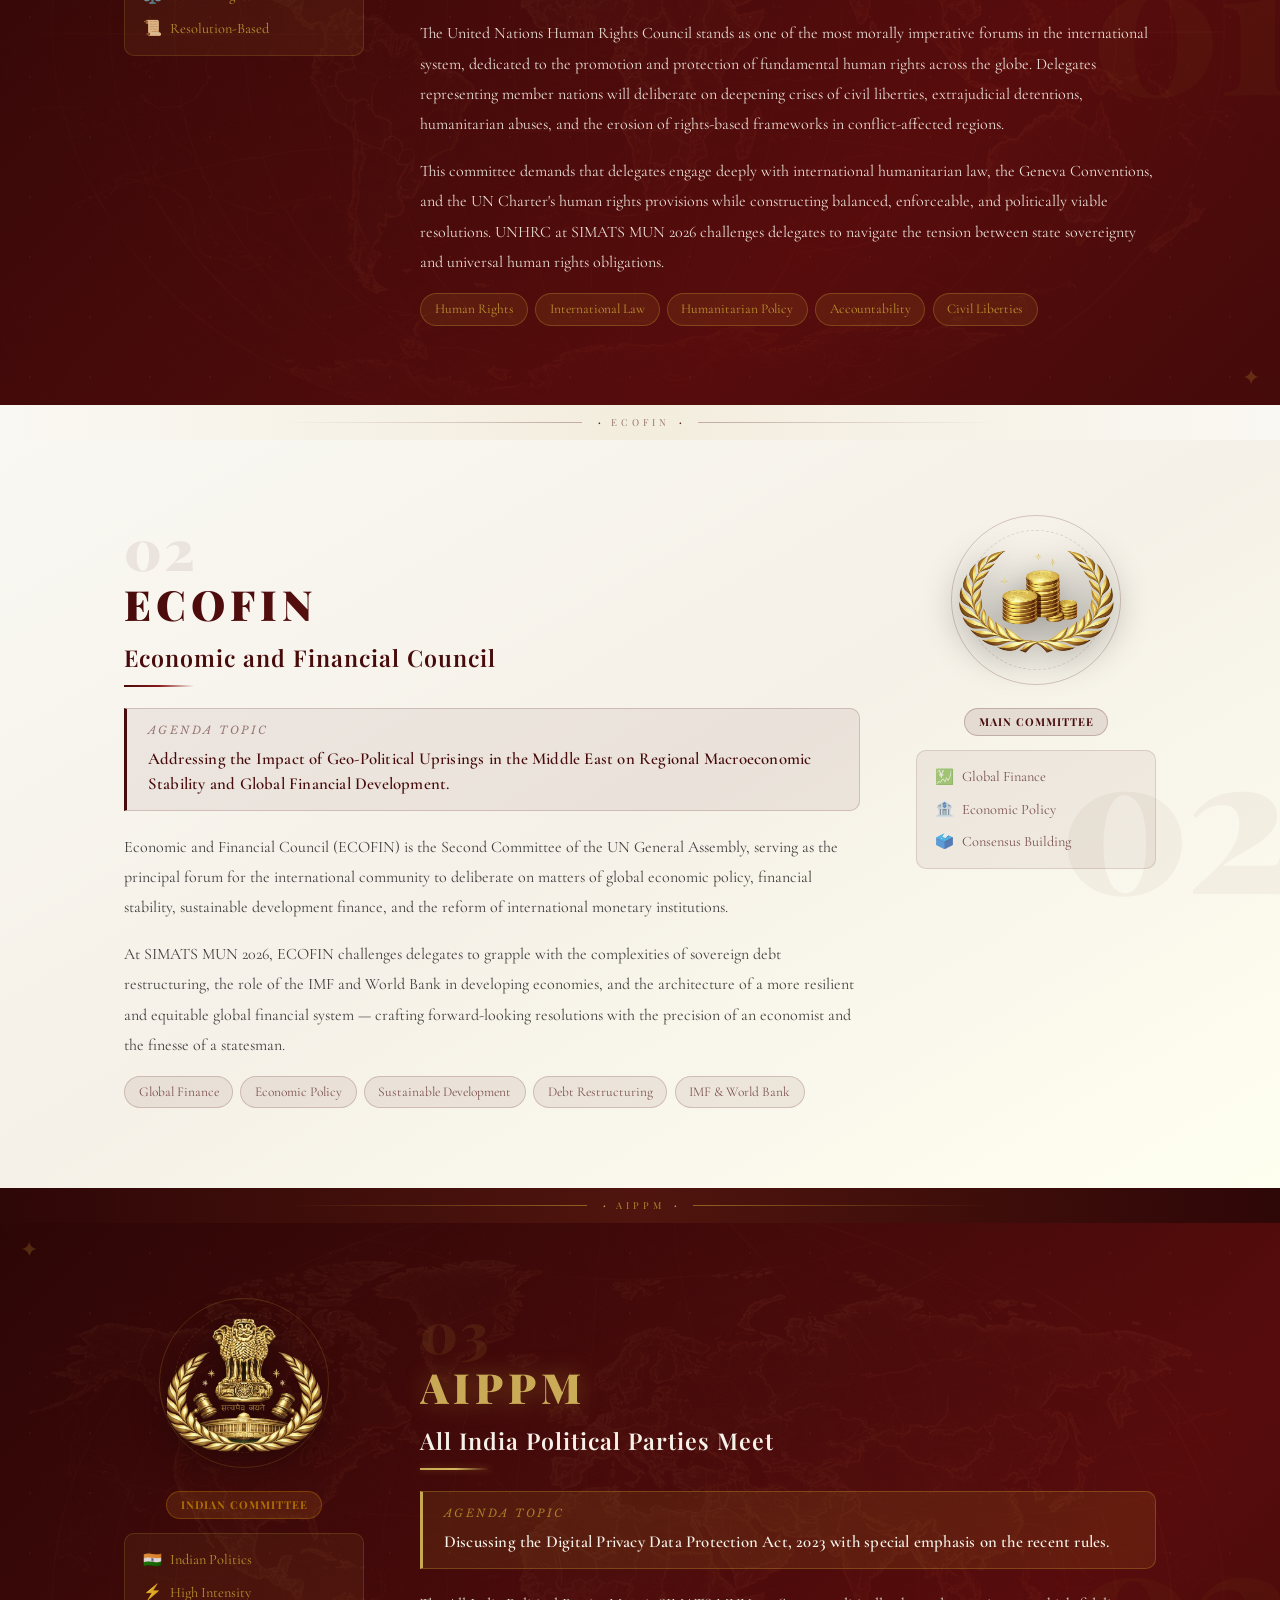
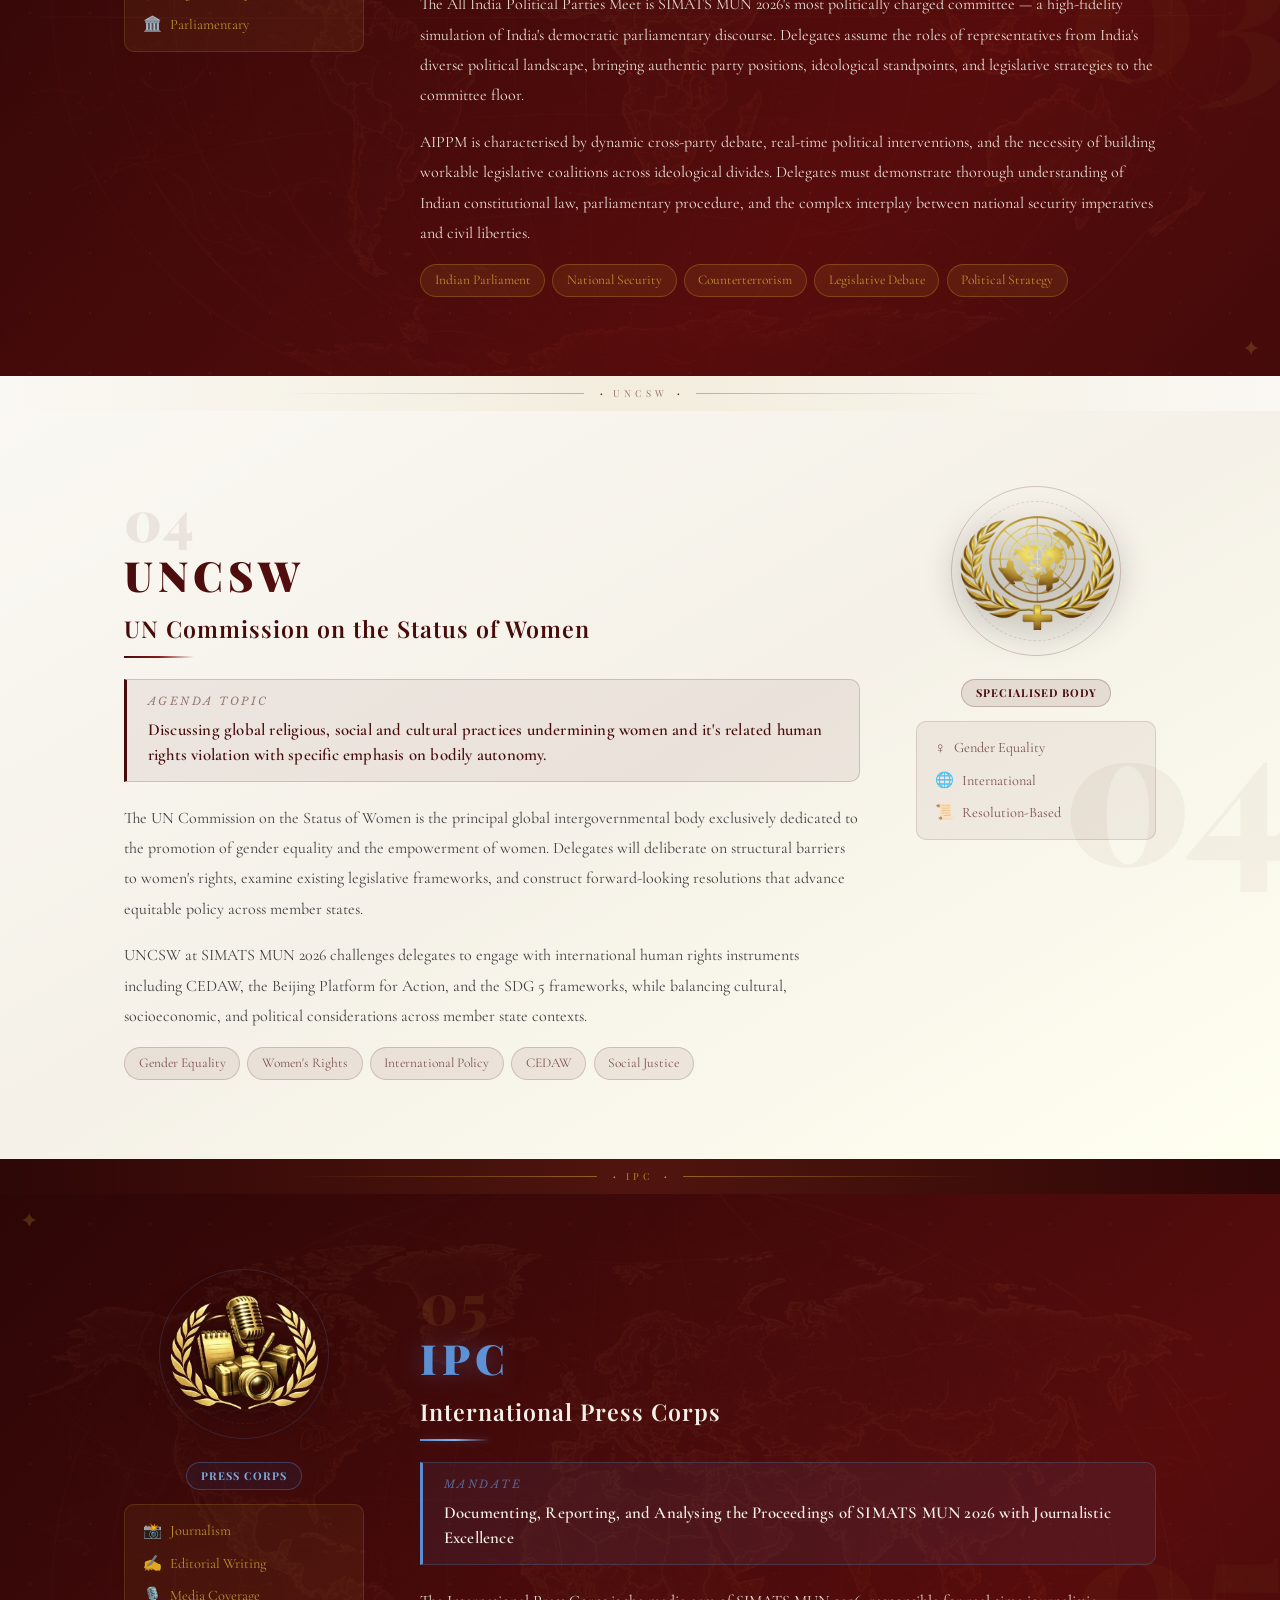
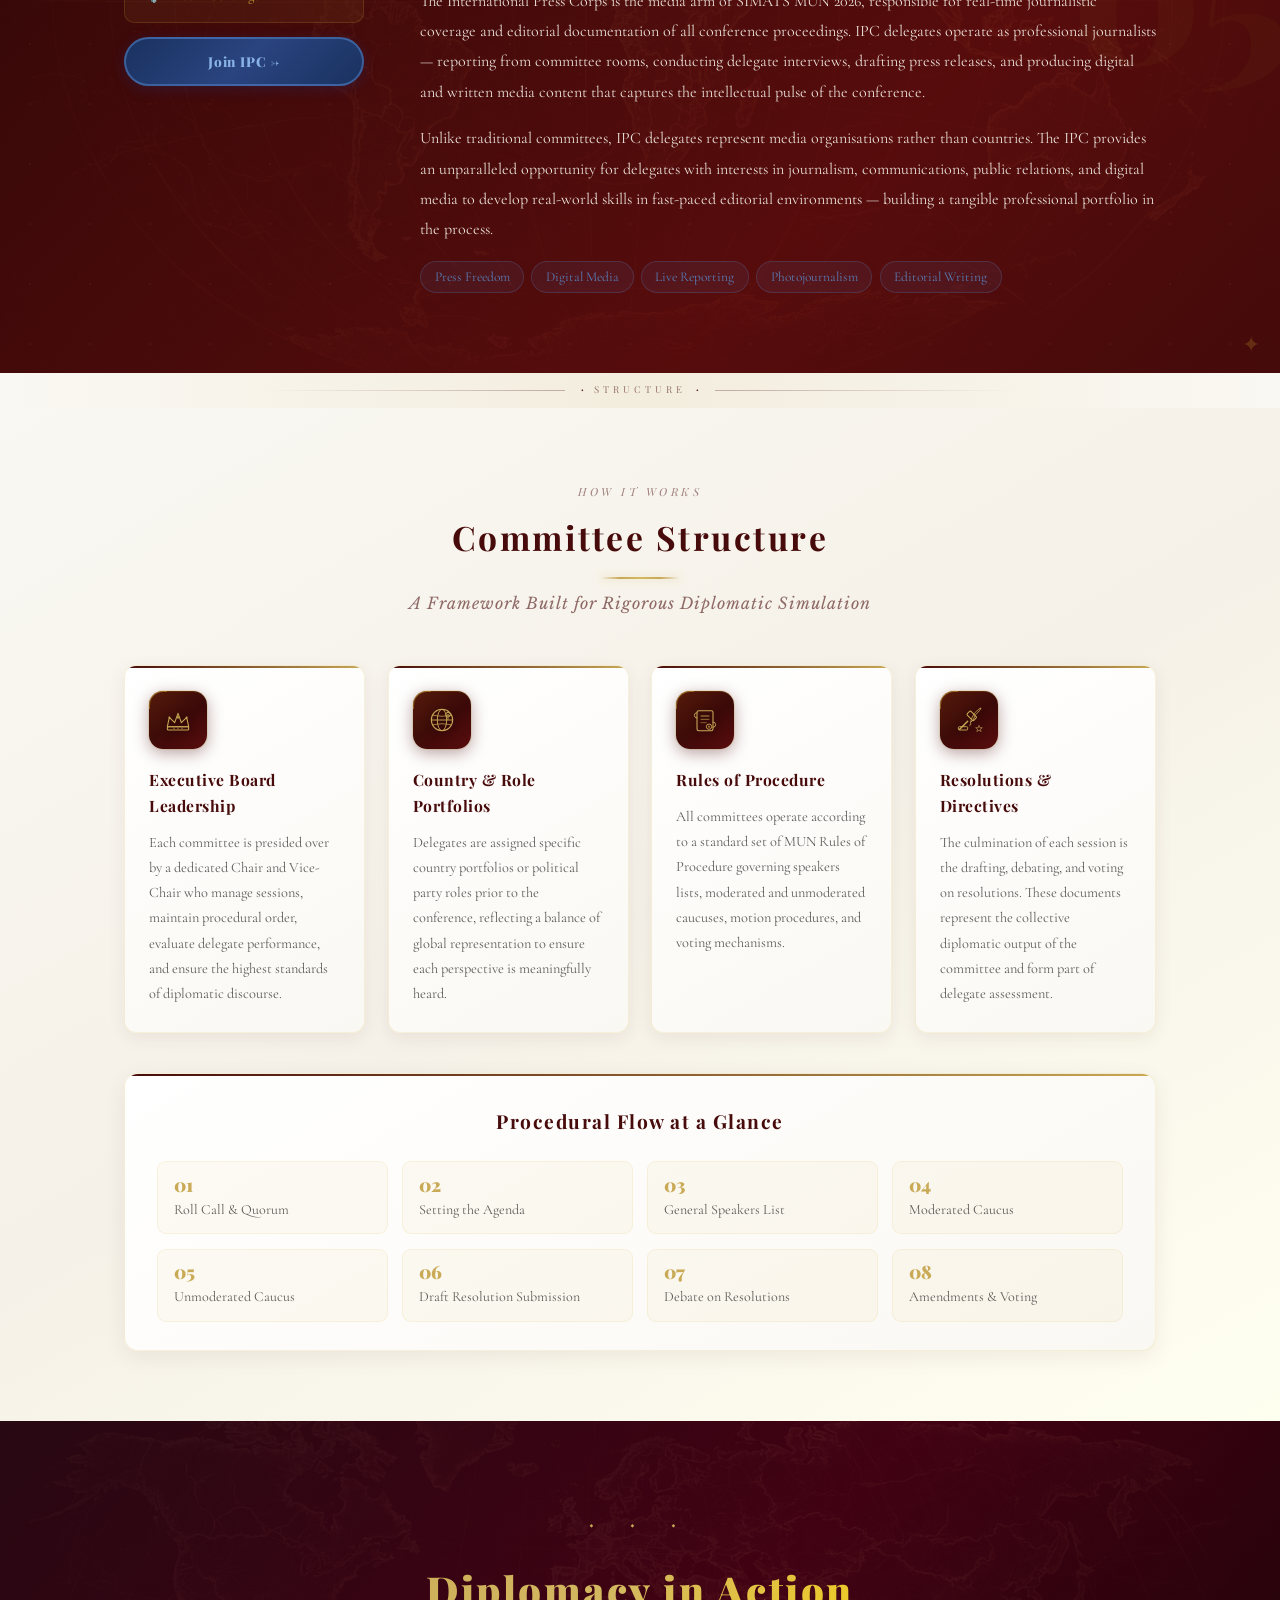
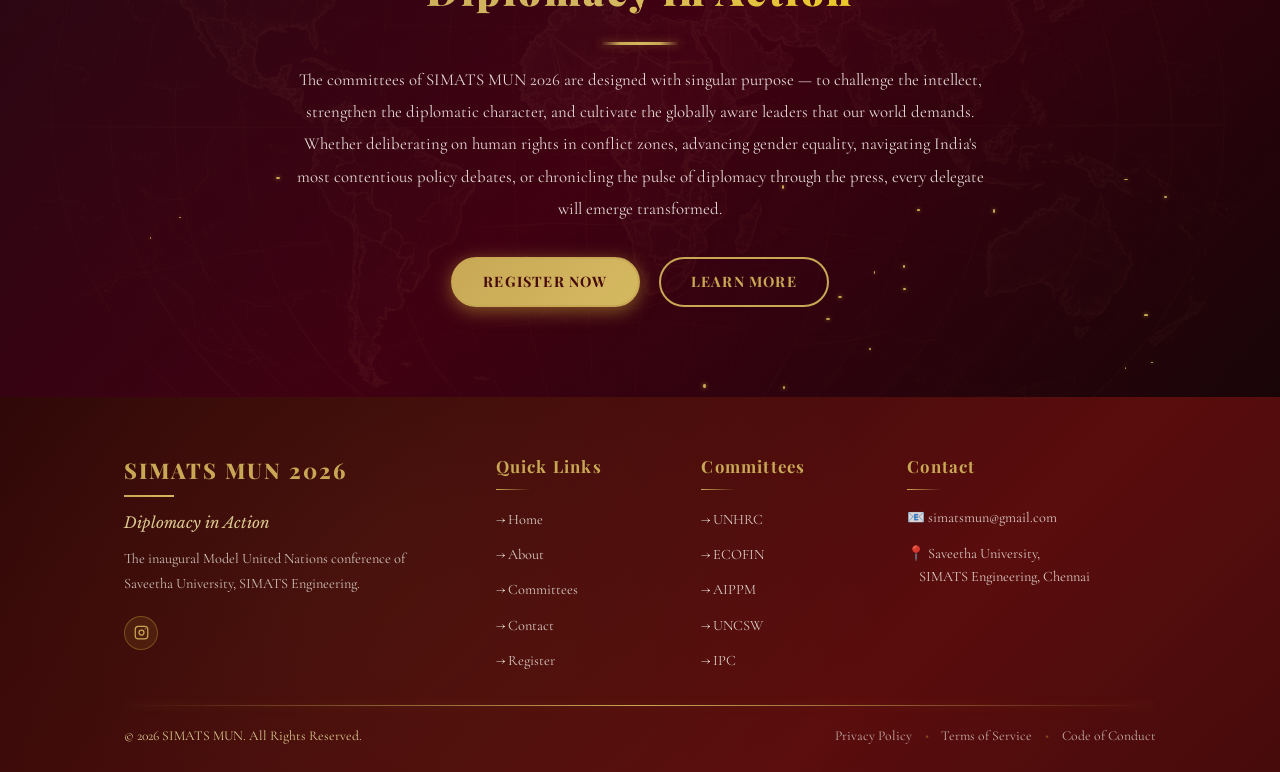
<file: committees.html>
<!DOCTYPE html>
<html lang="en">
<head>
    <meta charset="UTF-8">
    <meta name="viewport" content="width=device-width, initial-scale=1.0">
    <title>Committees — SIMATS MUN 2026</title>
    <link rel="stylesheet" href="committees.css">
    <link href="https://fonts.googleapis.com/css2?family=Playfair+Display:wght@400;500;600;700;800;900&family=Cormorant+Garamond:wght@300;400;500;600;700&family=Libre+Baskerville:wght@400;700&display=swap" rel="stylesheet">
</head>
<body>

    <!-- Sidebar Overlay -->
    <div class="nav-overlay" id="nav-overlay"></div>

    <!-- CUSTOM CURSOR -->
    <div class="cursor-dot" id="cursorDot"></div>
    <div class="cursor-ring" id="cursorRing"></div>

    <!-- GOLD RIBBON TOP -->
    <div class="gold-ribbon-top" id="goldRibbon">
        <span>◆</span> SIMATS MODEL UNITED NATIONS 2026 <span>◆</span> FIVE DISTINGUISHED COMMITTEES <span>◆</span> UNHRC · ECOFIN · AIPPM · UNCSW · IPC <span>◆</span> SAVEETHA UNIVERSITY · CHENNAI <span>◆</span> SIMATS MODEL UNITED NATIONS 2026 <span>◆</span> FIVE DISTINGUISHED COMMITTEES <span>◆</span> UNHRC · ECOFIN · AIPPM · UNCSW · IPC <span>◆</span> SAVEETHA UNIVERSITY · CHENNAI <span>◆</span>
    </div>

    <!-- NAVBAR -->
    <nav class="navbar">
        <div class="nav-container container">
            <a href="index.html" class="nav-logo-wrap">
                <img src="logo.png" alt="SIMATS MUN Logo" class="nav-logo-img">
                <span class="nav-logo">SIMATS MUN</span>
            </a>
            <div class="nav-toggle" id="nav-toggle">
                <span></span>
                <span></span>
                <span></span>
            </div>
            <ul class="nav-menu" id="nav-menu">
                <li><a href="index.html">Home</a></li>
                <li><a href="about.html">About</a></li>
                <li><a href="committees.html" class="nav-active">Committees</a></li>
                <li><a href="contact.html">Contact</a></li>
                <li><a
                    href="https://docs.google.com/forms/d/e/1FAIpQLScOWp4qMa_FnYsrC9GpAJDIZBE_DCmWMveL-NBQRIcTcwy2eQ/formResponse"
                    class="register-nav-btn">Register</a></li>
            </ul>
        </div>
        <div class="nav-progress" id="nav-progress"></div>
    </nav>

    <!-- HERO -->
    <header class="committee-hero">
        <div class="hero-bg"></div>
        <div class="hero-overlay"></div>
        <div class="hero-particles" id="heroParticles"></div>
        <!-- Floating orbs -->
        <div class="hero-orb hero-orb-1"></div>
        <div class="hero-orb hero-orb-2"></div>
        <div class="hero-orb hero-orb-3"></div>

        <div class="hero-content">
            <p class="hero-eyebrow">Saveetha University · SIMATS Engineering</p>
            <h1 class="hero-title">Our<br><span class="hero-title-gold">Committees</span></h1>
            <div class="hero-divider">
                <span class="divider-line"></span>
                <span class="divider-gem">◆</span>
                <span class="divider-line"></span>
            </div>
            <p class="hero-tagline">Five Distinguished Forums for Global Discourse</p>
        </div>

        <div class="committee-quick-nav">
            <a href="#unhrc"  class="quick-pill">UNHRC</a>
            <a href="#ecofin" class="quick-pill">ECOFIN</a>
            <a href="#aippm"  class="quick-pill">AIPPM</a>
            <a href="#uncsw"  class="quick-pill">UNCSW</a>
            <a href="#ipc"    class="quick-pill">IPC</a>
        </div>

        <div class="hero-scroll-hint">
            <span>Scroll to Explore</span>
            <div class="scroll-hint-arrow">↓</div>
        </div>
    </header>

    <!-- ORNATE DIVIDER -->
    <div class="ornate-divider">
        <div class="od-line"></div>
        <div class="od-center"><span class="od-gem">◆</span><span class="od-text">OVERVIEW</span><span class="od-gem">◆</span></div>
        <div class="od-line"></div>
    </div>

    <!-- INTRO STRIP -->
    <section class="intro-section">
        <div class="corner-ornament corner-tl">✦</div>
        <div class="corner-ornament corner-tr">✦</div>
        <div class="container">
            <div class="intro-block" data-animate>
                <div class="intro-ornament-top"></div>
                <p class="intro-text">The committees of SIMATS MUN 2026 represent five distinguished global and national platforms where delegates engage in rigorous deliberation on pressing international, domestic, and policy-driven issues. Each committee challenges research capability, diplomatic acumen, negotiation strategy, and policy-drafting precision — mirroring the real-world mechanics of global governance and diplomacy.</p>
                <div class="intro-ornament-bottom"></div>
            </div>

            <div class="stats-strip" data-animate>
                <div class="stat-item">
                    <span class="stat-num">5</span>
                    <span class="stat-lbl">Committees</span>
                </div>
                <div class="stat-sep">◆</div>
                <div class="stat-item">
                    <span class="stat-num">150+</span>
                    <span class="stat-lbl">Positions</span>
                </div>
                <div class="stat-sep">◆</div>
                <div class="stat-item">
                    <span class="stat-num">50+</span>
                    <span class="stat-lbl">Nations</span>
                </div>
            </div>
        </div>
    </section>

    <!-- ORNATE DIVIDER -->
    <div class="ornate-divider ornate-divider-dark">
        <div class="od-line od-line-dark"></div>
        <div class="od-center"><span class="od-gem od-gem-dark">◆</span><span class="od-text od-text-dark">COMMITTEES</span><span class="od-gem od-gem-dark">◆</span></div>
        <div class="od-line od-line-dark"></div>
    </div>

    <!-- COMMITTEE 1 — UNHRC -->
    <section class="committee-section dark-section" id="unhrc">
        <div class="section-bg-map"></div>
        <div class="committee-section-label">01</div>
        <div class="corner-ornament corner-tl">✦</div>
        <div class="corner-ornament corner-br">✦</div>
        <div class="container">
            <div class="committee-block" data-animate>
                <div class="committee-left">
                    <div class="committee-emblem-wrap">
                        <div class="emblem-ring-outer"></div>
                        <div class="emblem-ring-inner"></div>
                        <img src="UNHRC1bg.png" alt="UNHRC Logo" class="committee-emblem" onerror="this.style.display='none'">
                        <div class="emblem-fallback"><span>UNHRC</span></div>
                    </div>
                    <div class="committee-meta">
                        <div class="meta-badge-row">
                            <span class="meta-badge badge-light">General Assembly</span>
                        </div>
                        <div class="qs-list">
                            <div class="qs-item"><span class="qs-icon">🌍</span><span>International</span></div>
                            <div class="qs-item"><span class="qs-icon">⚖️</span><span>Human Rights Law</span></div>
                            <div class="qs-item"><span class="qs-icon">📜</span><span>Resolution-Based</span></div>
                        </div>
                        
                    </div>
                </div>

                <div class="committee-right">
                    <div class="c-ghost-num">01</div>
                    <div class="c-abbr">UNHRC</div>
                    <h2 class="c-fullname">United Nations Human Rights Council</h2>
                    <div class="c-divider"></div>
                    <div class="agenda-block">
                        <span class="agenda-label">Agenda Topic</span>
                        <p class="agenda-text">Human Rights Implications of Climate Change: Ensuring Environmental Justice and Climate Resilience.</p>
                    </div>
                    <p class="c-desc">The United Nations Human Rights Council stands as one of the most morally imperative forums in the international system, dedicated to the promotion and protection of fundamental human rights across the globe. Delegates representing member nations will deliberate on deepening crises of civil liberties, extrajudicial detentions, humanitarian abuses, and the erosion of rights-based frameworks in conflict-affected regions.</p>
                    <p class="c-desc">This committee demands that delegates engage deeply with international humanitarian law, the Geneva Conventions, and the UN Charter's human rights provisions while constructing balanced, enforceable, and politically viable resolutions. UNHRC at SIMATS MUN 2026 challenges delegates to navigate the tension between state sovereignty and universal human rights obligations.</p>
                    <div class="c-tags">
                        <span class="ctag">Human Rights</span>
                        <span class="ctag">International Law</span>
                        <span class="ctag">Humanitarian Policy</span>
                        <span class="ctag">Accountability</span>
                        <span class="ctag">Civil Liberties</span>
                    </div>
                </div>
            </div>
        </div>
    </section>

    <!-- ORNATE DIVIDER -->
    <div class="ornate-divider ornate-divider-dark">
        <div class="od-line od-line-dark"></div>
        <div class="od-center"><span class="od-gem od-gem-dark">◆</span><span class="od-text od-text-dark">ECOFIN</span><span class="od-gem od-gem-dark">◆</span></div>
        <div class="od-line od-line-dark"></div>
    </div>

    <!-- COMMITTEE 2 — ECOFIN -->
    <section class="committee-section light-section" id="ecofin">
        <div class="committee-section-label committee-section-label-dark">02</div>
        <div class="container">
            <div class="committee-block committee-block-reverse" data-animate>
                <div class="committee-left">
                    <div class="committee-emblem-wrap">
                        <div class="emblem-ring-outer emblem-ring-dark"></div>
                        <div class="emblem-ring-inner emblem-ring-inner-dark"></div>
                        <img src="ECOFIN-ORGbg.png" alt="ECOFIN Logo" class="committee-emblem" onerror="this.style.display='none'">
                        <div class="emblem-fallback emblem-fallback-dark"><span>ECOFIN</span></div>
                    </div>
                    <div class="committee-meta">
                        <div class="meta-badge-row">
                            <span class="meta-badge badge-dark">Main Committee</span>
                        </div>
                        <div class="qs-list qs-list-dark">
                            <div class="qs-item qs-item-dark"><span class="qs-icon">💹</span><span>Global Finance</span></div>
                            <div class="qs-item qs-item-dark"><span class="qs-icon">🏦</span><span>Economic Policy</span></div>
                            <div class="qs-item qs-item-dark"><span class="qs-icon">🗳️</span><span>Consensus Building</span></div>
                        </div>
                        
                    </div>
                </div>

                <div class="committee-right">
                    <div class="c-ghost-num c-ghost-dark">02</div>
                    <div class="c-abbr c-abbr-dark">ECOFIN</div>
                    <h2 class="c-fullname c-fullname-dark">Economic and Financial Council</h2>
                    <div class="c-divider c-divider-dark"></div>
                    <div class="agenda-block agenda-block-dark">
                        <span class="agenda-label agenda-label-dark">Agenda Topic</span>
                        <p class="agenda-text agenda-text-dark">Addressing the Impact of Geo-Political Uprisings in the Middle East on Regional Macroeconomic Stability and Global Financial Development.</p>
                    </div>
                    <p class="c-desc c-desc-dark">Economic and Financial Council (ECOFIN) is the Second Committee of the UN General Assembly, serving as the principal forum for the international community to deliberate on matters of global economic policy, financial stability, sustainable development finance, and the reform of international monetary institutions.</p>
                    <p class="c-desc c-desc-dark">At SIMATS MUN 2026, ECOFIN challenges delegates to grapple with the complexities of sovereign debt restructuring, the role of the IMF and World Bank in developing economies, and the architecture of a more resilient and equitable global financial system — crafting forward-looking resolutions with the precision of an economist and the finesse of a statesman.</p>
                    <div class="c-tags c-tags-dark">
                        <span class="ctag ctag-dark">Global Finance</span>
                        <span class="ctag ctag-dark">Economic Policy</span>
                        <span class="ctag ctag-dark">Sustainable Development</span>
                        <span class="ctag ctag-dark">Debt Restructuring</span>
                        <span class="ctag ctag-dark">IMF &amp; World Bank</span>
                    </div>
                </div>
            </div>
        </div>
    </section>

    <!-- ORNATE DIVIDER -->
    <div class="ornate-divider">
        <div class="od-line"></div>
        <div class="od-center"><span class="od-gem">◆</span><span class="od-text">AIPPM</span><span class="od-gem">◆</span></div>
        <div class="od-line"></div>
    </div>

    <!-- COMMITTEE 3 — AIPPM -->
    <section class="committee-section dark-section" id="aippm">
        <div class="section-bg-map"></div>
        <div class="committee-section-label">03</div>
        <div class="corner-ornament corner-tl">✦</div>
        <div class="corner-ornament corner-br">✦</div>
        <div class="container">
            <div class="committee-block" data-animate>
                <div class="committee-left">
                    <div class="committee-emblem-wrap">
                        <div class="emblem-ring-outer"></div>
                        <div class="emblem-ring-inner"></div>
                        <img src="AIPPM-ORG1-bg.png" alt="AIPPM Logo" class="committee-emblem" onerror="this.style.display='none'">
                        <div class="emblem-fallback"><span>AIPPM</span></div>
                    </div>
                    <div class="committee-meta">
                        <div class="meta-badge-row">
                            <span class="meta-badge badge-indian">Indian Committee</span>
                        </div>
                        <div class="qs-list">
                            <div class="qs-item"><span class="qs-icon">🇮🇳</span><span>Indian Politics</span></div>
                            <div class="qs-item"><span class="qs-icon">⚡</span><span>High Intensity</span></div>
                            <div class="qs-item"><span class="qs-icon">🏛️</span><span>Parliamentary</span></div>
                        </div>
                        
                    </div>
                </div>

                <div class="committee-right">
                    <div class="c-ghost-num">03</div>
                    <div class="c-abbr">AIPPM</div>
                    <h2 class="c-fullname">All India Political Parties Meet</h2>
                    <div class="c-divider"></div>
                    <div class="agenda-block">
                        <span class="agenda-label">Agenda Topic</span>
                        <p class="agenda-text">Discussing the Digital Privacy Data Protection Act, 2023 with special emphasis on the recent rules.</p>
                    </div>
                    <p class="c-desc">The All India Political Parties Meet is SIMATS MUN 2026's most politically charged committee — a high-fidelity simulation of India's democratic parliamentary discourse. Delegates assume the roles of representatives from India's diverse political landscape, bringing authentic party positions, ideological standpoints, and legislative strategies to the committee floor.</p>
                    <p class="c-desc">AIPPM is characterised by dynamic cross-party debate, real-time political interventions, and the necessity of building workable legislative coalitions across ideological divides. Delegates must demonstrate thorough understanding of Indian constitutional law, parliamentary procedure, and the complex interplay between national security imperatives and civil liberties.</p>
                    <div class="c-tags">
                        <span class="ctag">Indian Parliament</span>
                        <span class="ctag">National Security</span>
                        <span class="ctag">Counterterrorism</span>
                        <span class="ctag">Legislative Debate</span>
                        <span class="ctag">Political Strategy</span>
                    </div>
                </div>
            </div>
        </div>
    </section>

    <!-- ORNATE DIVIDER -->
    <div class="ornate-divider ornate-divider-dark">
        <div class="od-line od-line-dark"></div>
        <div class="od-center"><span class="od-gem od-gem-dark">◆</span><span class="od-text od-text-dark">UNCSW</span><span class="od-gem od-gem-dark">◆</span></div>
        <div class="od-line od-line-dark"></div>
    </div>

    <!-- COMMITTEE 4 — UNCSW -->
    <section class="committee-section light-section" id="uncsw">
        <div class="committee-section-label committee-section-label-dark">04</div>
        <div class="container">
            <div class="committee-block committee-block-reverse" data-animate>
                <div class="committee-left">
                    <div class="committee-emblem-wrap">
                        <div class="emblem-ring-outer emblem-ring-dark"></div>
                        <div class="emblem-ring-inner emblem-ring-inner-dark"></div>
                        <img src="UNCSW-ORG1-bg.png" alt="UNCSW Logo" class="committee-emblem" onerror="this.style.display='none'">
                        <div class="emblem-fallback emblem-fallback-dark"><span>UNCSW</span></div>
                    </div>
                    <div class="committee-meta">
                        <div class="meta-badge-row">
                            <span class="meta-badge badge-dark">Specialised Body</span>
                        </div>
                        <div class="qs-list qs-list-dark">
                            <div class="qs-item qs-item-dark"><span class="qs-icon">♀️</span><span>Gender Equality</span></div>
                            <div class="qs-item qs-item-dark"><span class="qs-icon">🌐</span><span>International</span></div>
                            <div class="qs-item qs-item-dark"><span class="qs-icon">📜</span><span>Resolution-Based</span></div>
                        </div>
                       
                    </div>
                </div>

                <div class="committee-right">
                    <div class="c-ghost-num c-ghost-dark">04</div>
                    <div class="c-abbr c-abbr-dark">UNCSW</div>
                    <h2 class="c-fullname c-fullname-dark">UN Commission on the Status of Women</h2>
                    <div class="c-divider c-divider-dark"></div>
                    <div class="agenda-block agenda-block-dark">
                        <span class="agenda-label agenda-label-dark">Agenda Topic</span>
                        <p class="agenda-text agenda-text-dark">Discussing global religious, social and cultural practices undermining women and it's related human rights violation with specific emphasis on bodily autonomy.</p>
                    </div>
                    <p class="c-desc c-desc-dark">The UN Commission on the Status of Women is the principal global intergovernmental body exclusively dedicated to the promotion of gender equality and the empowerment of women. Delegates will deliberate on structural barriers to women's rights, examine existing legislative frameworks, and construct forward-looking resolutions that advance equitable policy across member states.</p>
                    <p class="c-desc c-desc-dark">UNCSW at SIMATS MUN 2026 challenges delegates to engage with international human rights instruments including CEDAW, the Beijing Platform for Action, and the SDG 5 frameworks, while balancing cultural, socioeconomic, and political considerations across member state contexts.</p>
                    <div class="c-tags c-tags-dark">
                        <span class="ctag ctag-dark">Gender Equality</span>
                        <span class="ctag ctag-dark">Women's Rights</span>
                        <span class="ctag ctag-dark">International Policy</span>
                        <span class="ctag ctag-dark">CEDAW</span>
                        <span class="ctag ctag-dark">Social Justice</span>
                    </div>
                </div>
            </div>
        </div>
    </section>

    <!-- ORNATE DIVIDER -->
    <div class="ornate-divider">
        <div class="od-line"></div>
        <div class="od-center"><span class="od-gem">◆</span><span class="od-text">IPC</span><span class="od-gem">◆</span></div>
        <div class="od-line"></div>
    </div>

    <!-- COMMITTEE 5 — IPC -->
    <section class="committee-section dark-section" id="ipc">
        <div class="section-bg-map"></div>
        <div class="committee-section-label">05</div>
        <div class="corner-ornament corner-tl">✦</div>
        <div class="corner-ornament corner-br">✦</div>
        <div class="container">
            <div class="committee-block" data-animate>
                <div class="committee-left">
                    <div class="committee-emblem-wrap">
                        <div class="emblem-ring-outer emblem-ring-ipc"></div>
                        <div class="emblem-ring-inner emblem-ring-inner-ipc"></div>
                        <img src="IPC.png" alt="IPC Logo" class="committee-emblem" onerror="this.style.display='none'">
                        <div class="emblem-fallback"><span>IPC</span></div>
                    </div>
                    <div class="committee-meta">
                        <div class="meta-badge-row">
                            <span class="meta-badge badge-media">Press Corps</span>
                        </div>
                        <div class="qs-list">
                            <div class="qs-item"><span class="qs-icon">📸</span><span>Journalism</span></div>
                            <div class="qs-item"><span class="qs-icon">✍️</span><span>Editorial Writing</span></div>
                            <div class="qs-item"><span class="qs-icon">🎙️</span><span>Media Coverage</span></div>
                        </div>
                        <a href="https://docs.google.com/forms/d/e/1FAIpQLSdF9YaaBh8AVS-IVTofT9gcBhij7ffUdgxRT7OCWOk3f1QLLA/viewform?usp=sharing&ouid=115166601236919960307" class="register-btn register-btn-ipc">Join IPC →</a>
                    </div>
                </div>

                <div class="committee-right">
                    <div class="c-ghost-num">05</div>
                    <div class="c-abbr c-abbr-ipc">IPC</div>
                    <h2 class="c-fullname">International Press Corps</h2>
                    <div class="c-divider c-divider-ipc"></div>
                    <div class="agenda-block agenda-block-ipc">
                        <span class="agenda-label agenda-label-ipc">Mandate</span>
                        <p class="agenda-text">Documenting, Reporting, and Analysing the Proceedings of SIMATS MUN 2026 with Journalistic Excellence</p>
                    </div>
                    <p class="c-desc">The International Press Corps is the media arm of SIMATS MUN 2026, responsible for real-time journalistic coverage and editorial documentation of all conference proceedings. IPC delegates operate as professional journalists — reporting from committee rooms, conducting delegate interviews, drafting press releases, and producing digital and written media content that captures the intellectual pulse of the conference.</p>
                    <p class="c-desc">Unlike traditional committees, IPC delegates represent media organisations rather than countries. The IPC provides an unparalleled opportunity for delegates with interests in journalism, communications, public relations, and digital media to develop real-world skills in fast-paced editorial environments — building a tangible professional portfolio in the process.</p>
                    <div class="c-tags c-tags-ipc">
                        <span class="ctag ctag-ipc">Press Freedom</span>
                        <span class="ctag ctag-ipc">Digital Media</span>
                        <span class="ctag ctag-ipc">Live Reporting</span>
                        <span class="ctag ctag-ipc">Photojournalism</span>
                        <span class="ctag ctag-ipc">Editorial Writing</span>
                    </div>
                </div>
            </div>
        </div>
    </section>

    <!-- ORNATE DIVIDER -->
    <div class="ornate-divider ornate-divider-dark">
        <div class="od-line od-line-dark"></div>
        <div class="od-center"><span class="od-gem od-gem-dark">◆</span><span class="od-text od-text-dark">STRUCTURE</span><span class="od-gem od-gem-dark">◆</span></div>
        <div class="od-line od-line-dark"></div>
    </div>

    <!-- COMMITTEE STRUCTURE -->
    <section class="section structure-section">
        <div class="container">
            <div class="section-header" data-animate>
                <span class="section-eyebrow">How It Works</span>
                <h2 class="section-title">Committee Structure</h2>
                <div class="title-underline"></div>
                <p class="section-tagline">A Framework Built for Rigorous Diplomatic Simulation</p>
            </div>

            <div class="structure-grid" data-animate>

                <!-- Card 1: Executive Board Leadership -->
                <div class="structure-card">
                    <div class="sc-icon">
                        <!-- Premium crown/leadership icon -->
                        <svg viewBox="0 0 48 48" fill="none" width="32" height="32" xmlns="http://www.w3.org/2000/svg">
                            <!-- Crown base -->
                            <path d="M8 34 L40 34 L37 20 L29 28 L24 14 L19 28 L11 20 Z" stroke="currentColor" stroke-width="1.6" stroke-linejoin="round" fill="none"/>
                            <!-- Crown base band -->
                            <rect x="8" y="34" width="32" height="5" rx="1.5" stroke="currentColor" stroke-width="1.6" fill="none"/>
                            <!-- Crown jewels -->
                            <circle cx="24" cy="20" r="2" fill="currentColor" opacity="0.85"/>
                            <circle cx="11" cy="20" r="1.5" fill="currentColor" opacity="0.65"/>
                            <circle cx="37" cy="20" r="1.5" fill="currentColor" opacity="0.65"/>
                            <!-- Gem highlight dots on band -->
                            <circle cx="18" cy="36.5" r="1.2" fill="currentColor" opacity="0.55"/>
                            <circle cx="24" cy="36.5" r="1.2" fill="currentColor" opacity="0.55"/>
                            <circle cx="30" cy="36.5" r="1.2" fill="currentColor" opacity="0.55"/>
                        </svg>
                    </div>
                    <h4>Executive Board Leadership</h4>
                    <p>Each committee is presided over by a dedicated Chair and Vice-Chair who manage sessions, maintain procedural order, evaluate delegate performance, and ensure the highest standards of diplomatic discourse.</p>
                </div>

                <!-- Card 2: Country & Role Portfolios -->
                <div class="structure-card">
                    <div class="sc-icon">
                        <!-- Premium globe / world icon -->
                        <svg viewBox="0 0 48 48" fill="none" width="32" height="32" xmlns="http://www.w3.org/2000/svg">
                            <!-- Globe circle -->
                            <circle cx="24" cy="24" r="16" stroke="currentColor" stroke-width="1.6"/>
                            <!-- Latitude lines -->
                            <ellipse cx="24" cy="24" rx="7" ry="16" stroke="currentColor" stroke-width="1.4"/>
                            <line x1="8" y1="24" x2="40" y2="24" stroke="currentColor" stroke-width="1.4" stroke-linecap="round"/>
                            <path d="M10 17 Q24 20 38 17" stroke="currentColor" stroke-width="1.1" stroke-linecap="round" fill="none"/>
                            <path d="M10 31 Q24 28 38 31" stroke="currentColor" stroke-width="1.1" stroke-linecap="round" fill="none"/>
                            <!-- Pin marker on globe -->
                            <circle cx="33" cy="16" r="3.5" stroke="currentColor" stroke-width="1.4" fill="none"/>
                            <circle cx="33" cy="16" r="1.2" fill="currentColor" opacity="0.8"/>
                            <line x1="33" y1="19.5" x2="33" y2="23" stroke="currentColor" stroke-width="1.3" stroke-linecap="round"/>
                        </svg>
                    </div>
                    <h4>Country &amp; Role Portfolios</h4>
                    <p>Delegates are assigned specific country portfolios or political party roles prior to the conference, reflecting a balance of global representation to ensure each perspective is meaningfully heard.</p>
                </div>

                <!-- Card 3: Rules of Procedure -->
                <div class="structure-card">
                    <div class="sc-icon">
                        <!-- Premium scroll/document with seal icon -->
                        <svg viewBox="0 0 48 48" fill="none" width="32" height="32" xmlns="http://www.w3.org/2000/svg">
                            <!-- Scroll body -->
                            <rect x="12" y="10" width="24" height="30" rx="2.5" stroke="currentColor" stroke-width="1.6" fill="none"/>
                            <!-- Scroll curl top -->
                            <path d="M12 13 Q8 13 8 17 Q8 21 12 21" stroke="currentColor" stroke-width="1.4" fill="none" stroke-linecap="round"/>
                            <!-- Scroll curl bottom -->
                            <path d="M36 35 Q40 35 40 31 Q40 27 36 27" stroke="currentColor" stroke-width="1.4" fill="none" stroke-linecap="round"/>
                            <!-- Text lines -->
                            <line x1="18" y1="18" x2="30" y2="18" stroke="currentColor" stroke-width="1.4" stroke-linecap="round" opacity="0.9"/>
                            <line x1="18" y1="23" x2="30" y2="23" stroke="currentColor" stroke-width="1.4" stroke-linecap="round" opacity="0.7"/>
                            <line x1="18" y1="28" x2="26" y2="28" stroke="currentColor" stroke-width="1.4" stroke-linecap="round" opacity="0.55"/>
                            <!-- Wax seal -->
                            <circle cx="30" cy="34" r="4" stroke="currentColor" stroke-width="1.4" fill="none"/>
                            <path d="M28 34 L30 32 L32 34 L30 36 Z" fill="currentColor" opacity="0.7"/>
                        </svg>
                    </div>
                    <h4>Rules of Procedure</h4>
                    <p>All committees operate according to a standard set of MUN Rules of Procedure governing speakers lists, moderated and unmoderated caucuses, motion procedures, and voting mechanisms.</p>
                </div>

                <!-- Card 4: Resolutions & Directives -->
                <div class="structure-card">
                    <div class="sc-icon">
                        <!-- Premium resolution/quill & gavel icon -->
                        <svg viewBox="0 0 48 48" fill="none" width="32" height="32" xmlns="http://www.w3.org/2000/svg">
                            <!-- Gavel head -->
                            <rect x="26" y="10" width="14" height="8" rx="2" stroke="currentColor" stroke-width="1.6" transform="rotate(45 26 10)" fill="none"/>
                            <!-- Gavel handle -->
                            <line x1="22" y1="26" x2="10" y2="38" stroke="currentColor" stroke-width="2.2" stroke-linecap="round"/>
                            <!-- Sound block -->
                            <rect x="8" y="34" width="14" height="5" rx="1.5" stroke="currentColor" stroke-width="1.4" fill="none"/>
                            <!-- Quill feather -->
                            <path d="M34 16 Q42 8 42 6 Q40 6 32 14 Q28 20 26 28 Q30 26 34 16Z" stroke="currentColor" stroke-width="1.3" fill="none" stroke-linejoin="round"/>
                            <!-- Quill tip -->
                            <path d="M26 28 L24 34 L28 30 Z" fill="currentColor" opacity="0.7"/>
                            <!-- Ratification star -->
                            <path d="M39 32 L40.2 35.6 L44 35.6 L41 37.8 L42.2 41.4 L39 39.2 L35.8 41.4 L37 37.8 L34 35.6 L37.8 35.6 Z" stroke="currentColor" stroke-width="1.2" fill="none" opacity="0.75"/>
                        </svg>
                    </div>
                    <h4>Resolutions &amp; Directives</h4>
                    <p>The culmination of each session is the drafting, debating, and voting on resolutions. These documents represent the collective diplomatic output of the committee and form part of delegate assessment.</p>
                </div>
            </div>

            <!-- Procedural Flow -->
            <div class="rop-wrap" data-animate>
                <h3 class="rop-title">Procedural Flow at a Glance</h3>
                <div class="rop-grid">
                    <div class="rop-item"><span class="rop-num">01</span><span class="rop-text">Roll Call &amp; Quorum</span></div>
                    <div class="rop-item"><span class="rop-num">02</span><span class="rop-text">Setting the Agenda</span></div>
                    <div class="rop-item"><span class="rop-num">03</span><span class="rop-text">General Speakers List</span></div>
                    <div class="rop-item"><span class="rop-num">04</span><span class="rop-text">Moderated Caucus</span></div>
                    <div class="rop-item"><span class="rop-num">05</span><span class="rop-text">Unmoderated Caucus</span></div>
                    <div class="rop-item"><span class="rop-num">06</span><span class="rop-text">Draft Resolution Submission</span></div>
                    <div class="rop-item"><span class="rop-num">07</span><span class="rop-text">Debate on Resolutions</span></div>
                    <div class="rop-item"><span class="rop-num">08</span><span class="rop-text">Amendments &amp; Voting</span></div>
                </div>
            </div>
        </div>
    </section>

    <!-- CLOSING -->
    <section class="closing-section">
        <div class="closing-bg"></div>
        <div class="closing-overlay"></div>
        <div class="closing-sparks" id="closingSparks"></div>
        <div class="container">
            <div class="closing-content" data-animate>
                <div class="closing-ornament">◆ ◆ ◆</div>
                <h2 class="closing-title">Diplomacy in Action</h2>
                <div class="title-underline" style="margin:1.2rem auto;"></div>
                <p class="closing-body">The committees of SIMATS MUN 2026 are designed with singular purpose — to challenge the intellect, strengthen the diplomatic character, and cultivate the globally aware leaders that our world demands. Whether deliberating on human rights in conflict zones, advancing gender equality, navigating India's most contentious policy debates, or chronicling the pulse of diplomacy through the press, every delegate will emerge transformed.</p>
                <div class="closing-ctas">
                    <a href="https://docs.google.com/forms/d/e/1FAIpQLScOWp4qMa_FnYsrC9GpAJDIZBE_DCmWMveL-NBQRIcTcwy2eQ/formResponse" class="cta-btn cta-primary">Register Now</a>
                    <a href="about.html" class="cta-btn cta-secondary">Learn More</a>
                </div>
            </div>
        </div>
    </section>

    <!-- FOOTER -->
    <footer class="footer">
        <div class="container">
            <div class="footer-content">
                <div class="footer-brand">
                    <h3 class="footer-logo">SIMATS MUN 2026</h3>
                    <div class="logo-underline"></div>
                    <p class="footer-tagline">Diplomacy in Action</p>
                    <p class="footer-desc">The inaugural Model United Nations conference of Saveetha University, SIMATS Engineering.</p>
                    <div class="footer-social">
                        <a href="https://www.instagram.com/simats.mun/" target="_blank" rel="noopener noreferrer" class="social-icon" aria-label="Instagram">
                            <svg viewBox="0 0 24 24" fill="none"><rect x="2" y="2" width="20" height="20" rx="5" stroke="currentColor" stroke-width="2"/><circle cx="12" cy="12" r="4" stroke="currentColor" stroke-width="2"/><circle cx="18" cy="6" r="1" fill="currentColor"/></svg>
                        </a>
                    </div>
                </div>
                <div class="footer-col">
                    <h4 class="footer-heading">Quick Links</h4>
                    <div class="footer-rule"></div>
                    <ul class="footer-links">
                        <li><a href="index.html">→ Home</a></li>
                        <li><a href="about.html">→ About</a></li>
                        <li><a href="committees.html">→ Committees</a></li>
                        <li><a href="contact.html">→ Contact</a></li>
                        <li><a href="https://docs.google.com/forms/d/e/1FAIpQLScOWp4qMa_FnYsrC9GpAJDIZBE_DCmWMveL-NBQRIcTcwy2eQ/formResponse">→ Register</a></li>
                    </ul>
                </div>
                <div class="footer-col">
                    <h4 class="footer-heading">Committees</h4>
                    <div class="footer-rule"></div>
                    <ul class="footer-links">
                        <li><a href="#unhrc">→ UNHRC</a></li>
                        <li><a href="#ecofin">→ ECOFIN</a></li>
                        <li><a href="#aippm">→ AIPPM</a></li>
                        <li><a href="#uncsw">→ UNCSW</a></li>
                        <li><a href="#ipc">→ IPC</a></li>
                    </ul>
                </div>
                <div class="footer-col">
                    <h4 class="footer-heading">Contact</h4>
                    <div class="footer-rule"></div>
                    <p class="footer-contact-item">📧 <a href="mailto:simatsmun@gmail.com">simatsmun@gmail.com</a></p>
                    <p class="footer-contact-item">📍 Saveetha University,<br>&nbsp;&nbsp;&nbsp;&nbsp;SIMATS Engineering, Chennai</p>
                </div>
            </div>
            <div class="footer-divider"></div>
            <div class="footer-bottom">
                <p>© 2026 SIMATS MUN. All Rights Reserved.</p>
                <div class="footer-bottom-links">
                    <a href="#">Privacy Policy</a><span>•</span>
                    <a href="#">Terms of Service</a><span>•</span>
                    <a href="#">Code of Conduct</a>
                </div>
            </div>
        </div>
    </footer>

    <!-- BACK TO TOP -->
    <button class="back-to-top" id="backToTop" aria-label="Back to top">
        <svg viewBox="0 0 24 24" fill="none" stroke="currentColor" stroke-width="2" width="18" height="18"><polyline points="18 15 12 9 6 15"/></svg>
    </button>

    <script src="committees.js"></script>
</body>
</html>
</file>
<file: about.css>
/* ═══════════════════════════════════════════════════
   SIMATS MUN 2026 — about.css  (Refined Edition)
   Tighter cards · Precise spacing · Professional polish
   ═══════════════════════════════════════════════════ */

* { margin: 0; padding: 0; box-sizing: border-box; }

:root {
    --burgundy:      #470b0b;
    --deep-burgundy: #2e0707;
    --royal-red:     #470b0b;
    --gold:          #C8A855;
    --light-gold:    #D4B860;
    --pale-gold:     #DCC990;
    --cream:         #F5F1E8;
    --cream-light:   #FAF8F3;
    --cream-dark:    #E8DEC8;
    --ivory:         #FFFFF0;
    --white:         #FFFFFF;
    --black:         #1A1A1A;
    --dark-bg:       #2A0814;
    --text-dark:     rgba(26,26,26,0.85);
    --text-cream:    rgba(245,241,232,0.92);
    --text-cream-soft: rgba(245,241,232,0.78);
}

html { scroll-behavior: smooth; }

body {
    font-family: 'Cormorant Garamond', serif;
    line-height: 1.65;
    color: var(--black);
    background-color: var(--cream);
    overflow-x: hidden;
}

.container {
    max-width: 1080px;
    margin: 0 auto;
    padding: 0 24px;
    width: 100%;
}

/* ── NAVBAR ── */
.navbar {
    background: linear-gradient(135deg, var(--deep-burgundy) 0%, var(--burgundy) 50%, var(--deep-burgundy) 100%);
    padding: 0.55rem 0;
    position: sticky;
    top: 0;
    z-index: 1000;
    box-shadow: 0 3px 14px rgba(0,0,0,0.35);
    border-bottom: 2px solid var(--gold);
}

.nav-container {
    display: flex;
    justify-content: space-between;
    align-items: center;
    max-width: 1100px;
    margin: 0 auto;
    padding: 0 20px;
}

.nav-logo {
    color: var(--gold);
    font-size: 1.3rem;
    font-weight: 700;
    text-decoration: none;
    font-family: 'Playfair Display', serif;
    letter-spacing: 2px;
    transition: color 0.3s;
}

.nav-logo-wrap {
    display: flex;
    align-items: center;
    gap: 0.55rem;
    text-decoration: none;
}

.nav-logo-img {
    height: 54px;
    width: auto;
    object-fit: contain;
    filter: drop-shadow(0 0 6px rgba(212, 175, 55, 0.35));
    transition: filter 0.3s ease, transform 0.3s ease;
    flex-shrink: 0;
}

.nav-logo-wrap:hover .nav-logo-img {
    filter: drop-shadow(0 0 10px rgba(212, 175, 55, 0.7));
    transform: scale(1.04);
}

.nav-logo-wrap .nav-logo {
    text-decoration: none;
}

.nav-logo:hover { color: var(--light-gold); }

.nav-menu {
    display: flex;
    list-style: none;
    gap: 1.8rem;
    align-items: center;
}

.nav-menu a {
    color: var(--cream);
    text-decoration: none;
    font-weight: 500;
    font-size: 0.93rem;
    font-family: 'Cormorant Garamond', serif;
    transition: color 0.3s;
    padding: 0.3rem 0;
    position: relative;
    letter-spacing: 0.6px;
}

.nav-menu a::after {
    content: '';
    position: absolute;
    bottom: 0; left: 0;
    width: 0; height: 1.5px;
    background: var(--gold);
    transition: width 0.3s ease;
}
.nav-menu a:hover::after, .nav-active::after { width: 100%; }
.nav-menu a:hover, .nav-active { color: var(--gold) !important; }

.register-nav-btn {
    background: var(--gold);
    color: var(--burgundy) !important;
    padding: 0.42rem 1.2rem !important;
    border-radius: 25px;
    font-weight: 700;
    font-family: 'Playfair Display', serif;
    letter-spacing: 0.8px;
    font-size: 0.88rem !important;
    box-shadow: 0 2px 8px rgba(0,0,0,0.2);
    transition: all 0.3s ease !important;
}
.register-nav-btn:hover { background: var(--light-gold) !important; transform: translateY(-1px); }
.register-nav-btn::after { display: none !important; }

.nav-toggle { display: none; flex-direction: column; cursor: pointer; gap: 4px; }
.nav-toggle span { width: 22px; height: 2px; background: var(--gold); transition: all 0.3s; border-radius: 2px; }

/* ── HERO ── */
.about-hero {
    min-height: 72vh;
    display: flex;
    flex-direction: column;
    justify-content: center;
    align-items: center;
    position: relative;
    overflow: hidden;
    border-bottom: 2px solid var(--gold);
}

.hero-bg {
    position: absolute; inset: 0;
    background-image: url('World_map.png');
    background-size: cover;
    background-position: center;
    filter: brightness(0.5) contrast(1.1) sepia(0.15);
}

.hero-overlay {
    position: absolute; inset: 0;
    background: linear-gradient(135deg, rgba(46,7,7,0.88) 0%, rgba(74,0,21,0.6) 50%, rgba(26,5,8,0.88) 100%);
}

.hero-particles { position: absolute; inset: 0; pointer-events: none; z-index: 1; }

.hero-particle {
    position: absolute;
    width: 3px; height: 3px;
    background: var(--gold);
    border-radius: 50%;
    opacity: 0;
    animation: particleFloat var(--dur, 8s) var(--delay, 0s) ease-in-out infinite;
}

@keyframes particleFloat {
    0%   { opacity: 0; transform: translateY(0) scale(0.5); }
    20%  { opacity: 0.7; }
    80%  { opacity: 0.3; }
    100% { opacity: 0; transform: translateY(-100px) scale(1); }
}

.hero-content {
    position: relative; z-index: 2;
    text-align: center;
    padding: 2rem 1rem;
    animation: fadeInUp 0.9s ease both;
}

.hero-eyebrow {
    font-family: 'Playfair Display', serif;
    font-size: 0.85rem;
    color: var(--pale-gold);
    letter-spacing: 4.5px;
    text-transform: uppercase;
    margin-bottom: 1rem;
    opacity: 0.9;
}

.hero-title {
    font-family: 'Playfair Display', serif;
    font-size: 3.4rem;
    font-weight: 900;
    color: var(--cream);
    letter-spacing: 3px;
    line-height: 1.18;
    margin-bottom: 1.4rem;
}

.hero-title-gold {
    background: linear-gradient(135deg, #ffd700 0%, var(--light-gold) 25%, var(--gold) 50%, var(--light-gold) 75%, #ffd700 100%);
    background-size: 300% auto;
    -webkit-background-clip: text;
    -webkit-text-fill-color: transparent;
    background-clip: text;
    animation: shimmer 4s linear infinite;
    display: block;
    filter: drop-shadow(0 0 16px rgba(255,215,0,0.5));
}

.hero-divider {
    display: flex; align-items: center; justify-content: center;
    gap: 1rem; margin: 1rem auto;
}

.divider-line {
    display: block;
    width: 55px; height: 1px;
    background: linear-gradient(90deg, transparent, var(--gold));
}
.hero-divider .divider-line:last-child { background: linear-gradient(90deg, var(--gold), transparent); }

.divider-gem {
    color: var(--gold);
    font-size: 0.9rem;
    animation: gemPulse 3s ease-in-out infinite;
}

.hero-tagline {
    font-family: 'Libre Baskerville', serif;
    font-style: italic;
    font-size: 1.25rem;
    background: linear-gradient(135deg, var(--pale-gold), #fff, var(--pale-gold));
    -webkit-background-clip: text;
    -webkit-text-fill-color: transparent;
    background-clip: text;
    letter-spacing: 1.5px;
    min-height: 2rem;
}

.hero-scroll-hint {
    position: absolute; bottom: 1.8rem; left: 50%;
    transform: translateX(-50%);
    z-index: 2; text-align: center;
    color: rgba(212,175,55,0.65);
    font-family: 'Cormorant Garamond', serif;
    font-size: 0.8rem; letter-spacing: 2px;
    animation: fadeIn 2s ease 1.5s both;
}
.scroll-hint-arrow {
    font-size: 1.1rem; margin-top: 0.3rem;
    animation: bounce 2s ease-in-out infinite;
}

/* ── SHARED SECTION BASE ── */
.section {
    padding: 70px 0;
    position: relative;
    overflow: hidden;
}

.section-header {
    text-align: center;
    margin-bottom: 3rem;
}

.section-eyebrow {
    display: inline-block;
    font-family: 'Playfair Display', serif;
    font-size: 0.72rem;
    letter-spacing: 3.5px;
    text-transform: uppercase;
    color: rgba(212,175,55,0.8);
    margin-bottom: 0.6rem;
}

.section-eyebrow-light { color: rgba(71,11,11,0.55); }

.section-title {
    font-family: 'Playfair Display', serif;
    font-size: 2.1rem;
    font-weight: 700;
    color: var(--gold);
    letter-spacing: 2.5px;
    margin-bottom: 0.7rem;
    line-height: 1.25;
}

.section-title-dark { color: var(--burgundy); }

.title-underline {
    width: 80px; height: 2.5px;
    background: linear-gradient(90deg, transparent, var(--gold), var(--light-gold), var(--gold), transparent);
    margin: 0 auto 0.7rem;
    box-shadow: 0 0 8px rgba(212,175,55,0.4);
}

.title-underline-dark {
    background: linear-gradient(90deg, transparent, var(--burgundy), var(--gold), var(--burgundy), transparent);
    box-shadow: none;
}

.section-tagline {
    font-family: 'Libre Baskerville', serif;
    font-style: italic;
    font-size: 1rem;
    color: var(--pale-gold);
    letter-spacing: 1px;
}

.section-tagline-dark { color: rgba(71,11,11,0.65); }

.section-bg-map {
    position: absolute; inset: 0;
    background-image: url('World_map.png');
    background-size: cover; background-position: center;
    opacity: 0.055;
    pointer-events: none;
}

/* ── SECTION BACKGROUND THEMES ── */
.intro-section,
.how-section,
.rules-section,
.secretariat-section {
    background: linear-gradient(135deg, var(--deep-burgundy) 0%, var(--burgundy) 40%, #5a0d0d 70%, var(--burgundy) 100%);
}

.vm-section,
.eligibility-section,
.timeline-section {
    background: linear-gradient(150deg, var(--cream-light), var(--cream), var(--ivory));
}

/* ── INTRO SECTION ── */
.intro-grid {
    display: grid;
    grid-template-columns: 1fr 1fr;
    gap: 3rem;
    align-items: start;
}

.ornament-bar {
    width: 60px; height: 1.5px;
    background: linear-gradient(90deg, var(--gold), var(--light-gold), var(--gold));
    margin: 1.2rem 0;
    box-shadow: 0 0 6px rgba(212,175,55,0.4);
}

.intro-lead {
    font-size: 1.15rem;
    font-weight: 500;
    color: var(--cream);
    line-height: 1.85;
    margin-bottom: 1rem;
    font-style: italic;
}

.intro-body {
    font-size: 1rem;
    color: var(--text-cream);
    line-height: 1.85;
    margin-bottom: 0.9rem;
}

.intro-pillars { display: flex; flex-direction: column; gap: 0.9rem; }

.value-pill {
    display: flex;
    align-items: center;
    gap: 1rem;
    background: linear-gradient(135deg, rgba(212,175,55,0.13), rgba(212,175,55,0.05));
    border: 1px solid rgba(212,175,55,0.3);
    border-left: 3px solid var(--gold);
    border-radius: 10px;
    padding: 1rem 1.2rem;
    transition: all 0.35s ease;
    opacity: 0;
    transform: translateX(24px);
}

.value-pill.animated { opacity: 1; transform: translateX(0); }

.value-pill:hover {
    background: linear-gradient(135deg, rgba(212,175,55,0.2), rgba(212,175,55,0.09));
    border-color: var(--gold);
    transform: translateX(3px);
    box-shadow: 0 6px 20px rgba(0,0,0,0.2);
}

.pill-icon {
    min-width: 2rem;
    color: var(--gold);
    display: flex; align-items: center; justify-content: center;
}

.value-pill h4 {
    font-family: 'Playfair Display', serif;
    font-size: 0.98rem;
    color: var(--gold);
    letter-spacing: 0.5px;
    margin-bottom: 0.2rem;
}

.value-pill p {
    font-size: 0.9rem;
    color: rgba(245,241,232,0.78);
    line-height: 1.4;
}

/* ── VISION & MISSION ── */
.vm-grid {
    display: grid;
    grid-template-columns: 1fr 1fr;
    gap: 2rem;
}

.vm-card {
    border-radius: 14px;
    padding: 2rem 1.8rem;
    border: 1px solid rgba(212,175,55,0.2);
    box-shadow: 0 6px 24px rgba(71,11,11,0.09);
    transition: all 0.35s ease;
    position: relative;
    overflow: hidden;
}

.vm-card::before {
    content: '';
    position: absolute;
    top: 0; left: 0; right: 0; height: 3px;
    background: linear-gradient(90deg, var(--burgundy), var(--gold), var(--burgundy));
    background-size: 200% 100%;
    animation: shimmer 3s linear infinite;
}

.vm-vision { background: linear-gradient(150deg, #ffffff, var(--cream-light)); }
.vm-mission { background: linear-gradient(150deg, #fdfcfa, var(--cream)); }

.vm-card:hover {
    transform: translateY(-5px);
    box-shadow: 0 14px 40px rgba(71,11,11,0.14);
    border-color: rgba(212,175,55,0.38);
}

.vm-card-header {
    display: flex; align-items: center;
    gap: 0.9rem; margin-bottom: 0.8rem;
}

.vm-icon {
    width: 46px; height: 46px;
    display: flex; align-items: center; justify-content: center;
    background: linear-gradient(135deg, var(--burgundy), #5a0d0d);
    border-radius: 10px;
    color: var(--gold); flex-shrink: 0;
    box-shadow: 0 3px 12px rgba(71,11,11,0.25);
}

.vm-label {
    font-family: 'Playfair Display', serif;
    font-size: 0.68rem;
    letter-spacing: 3px;
    text-transform: uppercase;
    color: var(--gold);
    opacity: 0.7;
    display: block;
    margin-bottom: 0.1rem;
}

.vm-card-header h3 {
    font-family: 'Playfair Display', serif;
    font-size: 1.35rem;
    color: var(--burgundy);
    letter-spacing: 1px;
}

.vm-card-divider {
    width: 44px; height: 2px;
    background: linear-gradient(90deg, var(--gold), var(--light-gold));
    margin: 0.6rem 0 1rem;
}

.vm-text {
    font-size: 0.98rem;
    color: var(--text-dark);
    line-height: 1.85;
    margin-bottom: 1.2rem;
}

.vm-quote {
    font-family: 'Libre Baskerville', serif;
    font-style: italic;
    font-size: 0.95rem;
    color: var(--burgundy);
    border-left: 3px solid var(--gold);
    padding: 0.65rem 1rem;
    background: rgba(212,175,55,0.07);
    border-radius: 0 8px 8px 0;
    letter-spacing: 0.5px;
}

.vm-list { list-style: none; display: flex; flex-direction: column; gap: 0.75rem; }

.vm-list li {
    font-size: 0.97rem;
    color: var(--text-dark);
    padding-left: 1.3rem;
    position: relative;
    line-height: 1.55;
}

.vm-list li::before {
    content: '◆';
    position: absolute; left: 0;
    color: var(--gold);
    font-size: 0.52rem;
    top: 0.42rem;
}

/* ── HOW MUN WORKS ── */
.process-timeline {
    display: flex;
    flex-direction: column;
    position: relative;
    padding-left: 2.2rem;
    border-left: 2px solid rgba(212,175,55,0.3);
}

.process-step {
    position: relative;
    padding: 0 0 1.6rem 2.2rem;
    transition: all 0.35s ease;
}
.process-step:last-child { padding-bottom: 0; }

.step-number {
    position: absolute;
    left: -2.85rem; top: 0.9rem;
    width: 36px; height: 36px;
    background: linear-gradient(135deg, var(--gold), var(--light-gold));
    color: var(--burgundy);
    font-family: 'Playfair Display', serif;
    font-size: 0.78rem;
    font-weight: 900;
    display: flex; align-items: center; justify-content: center;
    border-radius: 50%;
    letter-spacing: 0.5px;
    box-shadow: 0 3px 12px rgba(212,175,55,0.5);
    transition: all 0.35s ease;
    opacity: 0;
    transform: scale(0.7);
}

.step-content {
    background: linear-gradient(135deg, rgba(212,175,55,0.1), rgba(212,175,55,0.04));
    border: 1px solid rgba(212,175,55,0.22);
    border-radius: 12px;
    padding: 1.35rem 1.6rem;
    transition: all 0.35s ease;
    opacity: 0;
    transform: translateX(-16px);
}

.process-step:hover .step-number {
    transform: scale(1.1);
    box-shadow: 0 5px 18px rgba(212,175,55,0.65);
}

.process-step:hover .step-content {
    background: linear-gradient(135deg, rgba(212,175,55,0.17), rgba(212,175,55,0.07));
    border-color: rgba(212,175,55,0.45);
    transform: translateX(3px);
    box-shadow: 0 6px 22px rgba(0,0,0,0.18);
}

.step-content h4 {
    font-family: 'Playfair Display', serif;
    font-size: 1.05rem;
    color: var(--gold);
    letter-spacing: 0.5px;
    margin-bottom: 0.5rem;
}

.step-content p {
    font-size: 0.95rem;
    color: var(--text-cream);
    line-height: 1.75;
}

/* ── ELIGIBILITY ── */
.eligibility-grid {
    display: grid;
    grid-template-columns: 1fr 1fr;
    gap: 2rem;
    max-width: 800px;
    margin: 0 auto;
}

.elig-card {
    background: linear-gradient(150deg, #ffffff, var(--cream-light));
    border-radius: 14px;
    padding: 2rem 1.8rem;
    border: 1px solid rgba(212,175,55,0.2);
    box-shadow: 0 6px 24px rgba(71,11,11,0.08);
    transition: all 0.35s ease;
    position: relative; overflow: hidden;
    text-align: center;
}

.elig-card::before {
    content: '';
    position: absolute;
    top: 0; left: 0; right: 0; height: 3px;
    background: linear-gradient(90deg, var(--burgundy), var(--gold), var(--burgundy));
    background-size: 200% 100%;
    animation: shimmer 3s linear infinite;
}

.elig-card-highlight {
    background: linear-gradient(150deg, var(--deep-burgundy), var(--burgundy));
    border-color: rgba(212,175,55,0.45);
    box-shadow: 0 10px 35px rgba(71,11,11,0.18), 0 0 30px rgba(212,175,55,0.1);
}

.elig-card-highlight h3,
.elig-card-highlight p { color: var(--cream) !important; }

.elig-card:hover {
    transform: translateY(-6px);
    box-shadow: 0 16px 44px rgba(71,11,11,0.14);
    border-color: rgba(212,175,55,0.38);
}

.elig-badge {
    display: inline-block;
    background: linear-gradient(135deg, var(--burgundy), #5a0d0d);
    color: var(--gold);
    font-family: 'Playfair Display', serif;
    font-size: 0.72rem;
    font-weight: 700;
    letter-spacing: 1.5px;
    padding: 0.25rem 0.9rem;
    border-radius: 20px;
    border: 1px solid var(--gold);
    margin-bottom: 1rem;
    text-transform: uppercase;
}

.elig-badge-gold {
    background: var(--gold);
    color: var(--burgundy);
    border-color: var(--light-gold);
}

.elig-icon {
    display: flex; align-items: center; justify-content: center;
    margin: 0 auto 0.9rem;
    color: var(--burgundy);
    width: 52px; height: 52px;
}

.elig-card-highlight .elig-icon { color: var(--gold); }

.elig-card h3 {
    font-family: 'Playfair Display', serif;
    font-size: 1.2rem;
    color: var(--burgundy);
    letter-spacing: 0.8px;
    margin-bottom: 0.8rem;
}

.elig-card p {
    font-size: 0.95rem;
    color: rgba(26,26,26,0.75);
    line-height: 1.75;
    margin-bottom: 1rem;
}

.elig-tag {
    display: inline-block;
    font-family: 'Libre Baskerville', serif;
    font-style: italic;
    font-size: 0.82rem;
    color: var(--gold);
    letter-spacing: 0.8px;
}

.elig-tag-gold { color: var(--light-gold); }

/* ── RULES ── */
.rules-grid {
    display: grid;
    grid-template-columns: repeat(3, 1fr);
    gap: 1.4rem;
}

.rule-card {
    background: linear-gradient(135deg, rgba(212,175,55,0.1), rgba(212,175,55,0.04));
    border: 1px solid rgba(212,175,55,0.25);
    border-radius: 12px;
    padding: 1.5rem 1.4rem;
    transition: all 0.35s ease;
    position: relative; overflow: hidden;
}

.rule-card::before {
    content: '';
    position: absolute;
    top: 0; left: 0; right: 0; height: 2px;
    background: linear-gradient(90deg, transparent, var(--gold), var(--light-gold), var(--gold), transparent);
    background-size: 200% 100%;
    animation: shimmer 4s linear infinite;
}

.rule-card:hover {
    background: linear-gradient(135deg, rgba(212,175,55,0.17), rgba(212,175,55,0.08));
    border-color: var(--gold);
    transform: translateY(-4px);
    box-shadow: 0 10px 28px rgba(0,0,0,0.22);
}

.rule-header {
    display: flex;
    align-items: center;
    gap: 0.7rem;
    margin-bottom: 0.8rem;
}

.rule-num {
    font-family: 'Playfair Display', serif;
    font-size: 0.72rem;
    color: rgba(212,175,55,0.55);
    letter-spacing: 1px;
    font-weight: 700;
    min-width: 1rem;
}

.rule-icon { color: var(--gold); }

.rule-card h4 {
    font-family: 'Playfair Display', serif;
    font-size: 1rem;
    color: var(--gold);
    letter-spacing: 0.5px;
    margin-bottom: 0.6rem;
}

.rule-card p {
    font-size: 0.91rem;
    color: var(--text-cream-soft);
    line-height: 1.7;
}

/* ── TIMELINE ── */
.timeline-track {
    position: relative;
    padding: 0.5rem 0;
}

.timeline-track::before {
    content: '';
    position: absolute;
    left: 50%; top: 0; bottom: 0;
    width: 2px;
    background: linear-gradient(to bottom, transparent, var(--gold), var(--light-gold), var(--gold), transparent);
    transform: translateX(-50%);
    box-shadow: 0 0 8px rgba(212,175,55,0.25);
}

.tl-node {
    display: flex;
    justify-content: flex-start;
    align-items: flex-start;
    margin-bottom: 2rem;
    position: relative;
    padding-right: calc(50% + 2.5rem);
    opacity: 0;
    transform: translateY(24px);
    transition: opacity 0.55s ease, transform 0.55s ease;
}

.tl-right {
    justify-content: flex-end;
    padding-right: 0;
    padding-left: calc(50% + 2.5rem);
}

.tl-dot {
    position: absolute;
    left: 50%; top: 1.2rem;
    width: 12px; height: 12px;
    background: var(--gold);
    border-radius: 50%;
    transform: translateX(-50%);
    box-shadow: 0 0 10px rgba(212,175,55,0.65);
    z-index: 2;
    transition: all 0.35s ease;
}

.tl-dot-gold {
    width: 18px; height: 18px;
    box-shadow: 0 0 18px rgba(212,175,55,0.9);
    animation: dotPulse 2s ease-in-out infinite;
}

.tl-card {
    background: linear-gradient(150deg, #ffffff, var(--cream-light));
    border: 1px solid rgba(212,175,55,0.2);
    border-radius: 12px;
    padding: 1.4rem 1.6rem;
    box-shadow: 0 5px 18px rgba(71,11,11,0.07);
    transition: all 0.35s ease;
    width: 100%;
    position: relative; overflow: hidden;
}

.tl-card::before {
    content: '';
    position: absolute;
    top: 0; left: 0; right: 0; height: 2px;
    background: linear-gradient(90deg, var(--burgundy), var(--gold), var(--burgundy));
    background-size: 200% 100%;
    animation: shimmer 3s linear infinite;
}

.tl-card-gold {
    background: linear-gradient(150deg, var(--deep-burgundy), var(--burgundy));
    border-color: rgba(212,175,55,0.45);
}

.tl-card-gold h4, .tl-card-gold p { color: var(--cream) !important; }

.tl-node:hover .tl-card {
    transform: translateY(-3px);
    box-shadow: 0 12px 32px rgba(71,11,11,0.12);
    border-color: rgba(212,175,55,0.4);
}

.tl-phase {
    font-family: 'Playfair Display', serif;
    font-size: 0.7rem;
    color: var(--gold);
    letter-spacing: 2.5px;
    text-transform: uppercase;
    margin-bottom: 0.35rem;
    opacity: 0.85;
}

.tl-card h4 {
    font-family: 'Playfair Display', serif;
    font-size: 1.05rem;
    color: var(--burgundy);
    letter-spacing: 0.5px;
    margin-bottom: 0.55rem;
}

.tl-card p {
    font-size: 0.92rem;
    color: var(--text-dark);
    line-height: 1.72;
    margin-bottom: 0.8rem;
}

.tl-tag {
    display: inline-block;
    padding: 0.2rem 0.8rem;
    background: rgba(71,11,11,0.06);
    border: 1px solid rgba(71,11,11,0.18);
    border-radius: 20px;
    font-size: 0.8rem;
    color: var(--burgundy);
    letter-spacing: 0.4px;
}

.tl-tag-gold {
    background: rgba(212,175,55,0.15);
    border-color: rgba(212,175,55,0.45);
    color: var(--gold);
}

/* ── SECRETARIAT ── */
.secretariat-intro-text {
    max-width: 700px;
    margin: 0 auto 2.5rem;
    text-align: center;
    font-size: 1.02rem;
    color: var(--text-cream);
    line-height: 1.85;
    font-style: italic;
}

.secretariat-grid {
    display: grid;
    grid-template-columns: repeat(3, 1fr);
    gap: 1.4rem;
}

.sec-role {
    background: linear-gradient(135deg, rgba(212,175,55,0.1), rgba(212,175,55,0.04));
    border: 1px solid rgba(212,175,55,0.25);
    border-radius: 12px;
    padding: 1.5rem 1.4rem;
    transition: all 0.35s ease;
    position: relative;
    opacity: 0;
    transform: translateY(20px);
    transition: opacity 0.5s ease, transform 0.5s ease, background 0.35s ease, border-color 0.35s ease, box-shadow 0.35s ease;
}

.sec-role::before {
    content: '';
    position: absolute;
    top: 0; left: 0; right: 0; height: 2px;
    background: linear-gradient(90deg, transparent, var(--gold), transparent);
    border-radius: 12px 12px 0 0;
}

.sec-role:hover {
    background: linear-gradient(135deg, rgba(212,175,55,0.17), rgba(212,175,55,0.08));
    border-color: var(--gold);
    transform: translateY(-4px);
    box-shadow: 0 10px 28px rgba(0,0,0,0.22);
}

.sec-badge {
    display: inline-flex;
    align-items: center; justify-content: center;
    width: 44px; height: 44px;
    background: linear-gradient(135deg, var(--gold), var(--light-gold));
    color: var(--burgundy);
    font-family: 'Playfair Display', serif;
    font-size: 0.75rem;
    font-weight: 900;
    border-radius: 50%;
    letter-spacing: 0.5px;
    box-shadow: 0 3px 12px rgba(212,175,55,0.45);
    margin-bottom: 0.9rem;
}

.sec-role h4 {
    font-family: 'Playfair Display', serif;
    font-size: 0.98rem;
    color: var(--gold);
    letter-spacing: 0.5px;
    margin-bottom: 0.6rem;
}

.sec-role p {
    font-size: 0.9rem;
    color: var(--text-cream-soft);
    line-height: 1.72;
}

/* ── CLOSING ── */
.closing-section { padding: 90px 24px; text-align: center; }

.closing-bg {
    position: absolute; inset: 0;
    background-image: url('World_map.png');
    background-size: cover; background-position: center;
    filter: brightness(0.38) sepia(0.2);
}

.closing-overlay {
    position: absolute; inset: 0;
    background: linear-gradient(135deg, rgba(42,8,20,0.9), rgba(74,0,21,0.82), rgba(26,5,8,0.9));
}

.closing-content {
    position: relative; z-index: 2;
    max-width: 800px; margin: 0 auto;
}

.closing-ornament {
    font-size: 1rem;
    color: var(--gold);
    letter-spacing: 1rem;
    margin-bottom: 1.3rem;
    animation: gemPulse 3s ease-in-out infinite;
}

.closing-title {
    font-family: 'Playfair Display', serif;
    font-size: 2.5rem;
    font-weight: 900;
    background: linear-gradient(135deg, var(--gold), var(--light-gold), #ffd700, var(--light-gold), var(--gold));
    background-size: 200% auto;
    -webkit-background-clip: text;
    -webkit-text-fill-color: transparent;
    background-clip: text;
    animation: shimmer 4s linear infinite;
    letter-spacing: 2.5px;
    margin-bottom: 0.5rem;
}

.closing-body {
    font-size: 1.05rem;
    color: rgba(245,241,232,0.9);
    line-height: 1.9;
    margin-bottom: 1rem;
    max-width: 680px;
    margin-left: auto; margin-right: auto;
}

.closing-ctas {
    display: flex;
    gap: 1.2rem;
    justify-content: center;
    flex-wrap: wrap;
    margin-top: 2.2rem;
}

.cta-btn {
    padding: 11px 32px;
    border-radius: 50px;
    font-family: 'Playfair Display', serif;
    font-size: 0.9rem;
    font-weight: 700;
    letter-spacing: 1.2px;
    text-decoration: none;
    text-transform: uppercase;
    transition: all 0.35s ease;
}

.cta-primary {
    background: linear-gradient(135deg, var(--gold), var(--light-gold), var(--gold));
    background-size: 200% 100%;
    color: var(--burgundy);
    border: 2px solid var(--gold);
    box-shadow: 0 4px 18px rgba(212,175,55,0.5);
    animation: shimmer 3s linear infinite;
}
.cta-primary:hover { transform: translateY(-3px); box-shadow: 0 8px 28px rgba(212,175,55,0.75); }

.cta-secondary {
    background: transparent;
    color: var(--gold);
    border: 2px solid var(--gold);
}
.cta-secondary:hover {
    background: linear-gradient(135deg, var(--gold), var(--light-gold));
    color: var(--burgundy);
    transform: translateY(-3px);
    box-shadow: 0 8px 28px rgba(212,175,55,0.55);
}

/* ── FOOTER ── */
.footer {
    background: linear-gradient(135deg, var(--deep-burgundy) 0%, var(--burgundy) 40%, #5a0d0d 70%, var(--burgundy) 100%);
    color: var(--cream);
    padding: 3.5rem 24px 1.5rem;
    position: relative;
    overflow: hidden;
}

.footer::after {
    content: '';
    position: absolute; inset: 0;
    background: radial-gradient(circle at 30% 50%, rgba(212,175,55,0.05) 0%, transparent 55%);
    pointer-events: none;
}

.footer .container { position: relative; z-index: 1; }

.footer-content {
    display: grid;
    grid-template-columns: 2fr 1fr 1fr 1.5fr;
    gap: 2.5rem;
    margin-bottom: 2rem;
}

.footer-logo {
    font-family: 'Playfair Display', serif;
    color: var(--gold);
    font-size: 1.35rem;
    font-weight: 800;
    letter-spacing: 2px;
    margin-bottom: 0.4rem;
}

.logo-underline {
    width: 50px; height: 2px;
    background: linear-gradient(90deg, var(--gold), var(--light-gold));
    margin-bottom: 0.8rem;
    box-shadow: 0 0 8px rgba(212,175,55,0.4);
}

.footer-tagline {
    font-family: 'Libre Baskerville', serif;
    font-style: italic;
    color: var(--pale-gold);
    font-size: 0.95rem;
    margin-bottom: 0.7rem;
}

.footer-desc {
    font-size: 0.9rem;
    color: rgba(245,241,232,0.78);
    line-height: 1.75;
    margin-bottom: 1.3rem;
}

.footer-social { display: flex; gap: 0.8rem; }

.social-icon {
    width: 34px; height: 34px;
    display: flex; align-items: center; justify-content: center;
    background: rgba(212,175,55,0.1);
    border: 1px solid rgba(212,175,55,0.35);
    border-radius: 50%;
    color: var(--gold);
    transition: all 0.35s ease;
    text-decoration: none;
}
.social-icon svg { width: 15px; height: 15px; }
.social-icon:hover {
    background: var(--gold);
    color: var(--burgundy);
    transform: translateY(-3px);
    box-shadow: 0 5px 15px rgba(212,175,55,0.45);
}

.footer-heading {
    font-family: 'Playfair Display', serif;
    color: var(--gold);
    font-size: 1.05rem;
    letter-spacing: 1.2px;
    margin-bottom: 0.5rem;
}

.footer-heading-underline {
    width: 35px; height: 1.5px;
    background: linear-gradient(90deg, var(--gold), transparent);
    margin-bottom: 1rem;
}

.footer-links { list-style: none; display: flex; flex-direction: column; gap: 0.55rem; }

.footer-links a {
    color: rgba(245,241,232,0.82);
    text-decoration: none;
    font-size: 0.9rem;
    transition: all 0.3s ease;
}
.footer-links a:hover { color: var(--gold); padding-left: 4px; }

.footer-contact-item {
    font-size: 0.9rem;
    color: rgba(245,241,232,0.82);
    margin-bottom: 0.8rem;
    line-height: 1.6;
}
.footer-contact-item a { color: rgba(245,241,232,0.82); text-decoration: none; transition: color 0.3s; }
.footer-contact-item a:hover { color: var(--gold); }

.footer-divider {
    height: 1px;
    background: linear-gradient(90deg, transparent, var(--gold), transparent);
    margin: 1.5rem 0 1.2rem;
    box-shadow: 0 0 8px rgba(212,175,55,0.25);
}

.footer-bottom {
    display: flex;
    justify-content: space-between;
    align-items: center;
    flex-wrap: wrap;
    gap: 0.8rem;
    font-size: 0.85rem;
    color: var(--pale-gold);
}

.footer-bottom-links { display: flex; gap: 0.8rem; align-items: center; }
.footer-bottom-links a { color: rgba(245,241,232,0.7); text-decoration: none; transition: color 0.3s; }
.footer-bottom-links a:hover { color: var(--gold); }
.footer-bottom-links span { color: rgba(212,175,55,0.35); }

/* ── ANIMATIONS ── */
@keyframes shimmer {
    0%   { background-position: 0% center; }
    100% { background-position: 200% center; }
}

@keyframes gemPulse {
    0%, 100% { opacity: 0.6; }
    50%  { opacity: 1; text-shadow: 0 0 10px rgba(212,175,55,0.7); }
}

@keyframes fadeInUp {
    from { opacity: 0; transform: translateY(22px); }
    to   { opacity: 1; transform: translateY(0); }
}

@keyframes fadeIn {
    from { opacity: 0; } to { opacity: 1; }
}

@keyframes bounce {
    0%, 100% { transform: translateY(0); opacity: 0.7; }
    50%  { transform: translateY(7px); opacity: 1; }
}

@keyframes dotPulse {
    0%, 100% { box-shadow: 0 0 10px rgba(212,175,55,0.65); }
    50%  { box-shadow: 0 0 22px rgba(212,175,55,1), 0 0 36px rgba(212,175,55,0.35); }
}

/* data-animate states */
[data-animate] { opacity: 0; transform: translateY(26px); transition: opacity 0.65s ease, transform 0.65s ease; }
[data-animate].animated { opacity: 1; transform: translateY(0); }

/* ── RESPONSIVE ── */
@media (max-width: 1024px) {
    .intro-grid       { grid-template-columns: 1fr; gap: 2rem; }
    .vm-grid          { grid-template-columns: 1fr; }
    .rules-grid       { grid-template-columns: repeat(2, 1fr); }
    .secretariat-grid { grid-template-columns: repeat(2, 1fr); }
    .footer-content   { grid-template-columns: 1fr 1fr; gap: 2rem; }
}

@media (max-width: 768px) {
    .nav-menu {
        position: fixed; left: -100%; top: 60px;
        flex-direction: column;
        background: linear-gradient(135deg, var(--deep-burgundy), var(--burgundy));
        width: 100%; text-align: center;
        transition: left 0.3s ease;
        padding: 1.8rem 0;
        border-top: 2px solid var(--gold);
        z-index: 999;
    }
    .nav-menu.active { left: 0; }
    .nav-toggle { display: flex; }

    .nav-overlay {
        display: none;
        position: fixed;
        inset: 0;
        background: rgba(20, 3, 8, 0.75);
        backdrop-filter: blur(4px);
        -webkit-backdrop-filter: blur(4px);
        z-index: 998;
        opacity: 0;
        transition: opacity 0.35s ease;
    }

    .nav-overlay.active {
        display: block;
        opacity: 1;
    }

    .hero-title    { font-size: 2.5rem; }
    .section-title { font-size: 1.85rem; }
    .closing-title { font-size: 1.9rem; }

    .eligibility-grid { grid-template-columns: 1fr; max-width: 420px; }
    .rules-grid       { grid-template-columns: 1fr; }
    .secretariat-grid { grid-template-columns: 1fr; }
    .footer-content   { grid-template-columns: 1fr; }
    .footer-bottom    { flex-direction: column; text-align: center; }

    .timeline-track::before { left: 1rem; transform: none; }
    .tl-node, .tl-right { padding-right: 0; padding-left: 3rem; justify-content: flex-start; }
    .tl-dot { left: 1rem; transform: none; }

    .process-timeline { padding-left: 1.6rem; }
}

@media (max-width: 480px) {
    .hero-title { font-size: 2rem; }
    .section    { padding: 55px 0; }
    .closing-section { padding: 65px 20px; }
}


/* ═══════════════════════════════════════════════════
   ENHANCEMENTS — Fancy & Unique Additions
   ═══════════════════════════════════════════════════ */

/* ── CUSTOM CURSOR ── */
.cursor-dot,
.cursor-ring {
    position: fixed;
    pointer-events: none;
    z-index: 99999;
    border-radius: 50%;
    transform: translate(-50%, -50%);
    transition: opacity 0.3s ease;
}

.cursor-dot {
    width: 6px;
    height: 6px;
    background: var(--gold);
    box-shadow: 0 0 8px rgba(212,175,55,0.9);
}

.cursor-ring {
    width: 32px;
    height: 32px;
    border: 1.5px solid rgba(212,175,55,0.55);
    transition: width 0.25s ease, height 0.25s ease, border-color 0.25s ease;
}

.cursor-ring.hovering {
    width: 48px;
    height: 48px;
    border-color: var(--gold);
}

@media (hover: none) {
    .cursor-dot, .cursor-ring { display: none; }
}

/* ── GOLD RIBBON TOP ── */
.gold-ribbon-top {
    background: linear-gradient(90deg, var(--deep-burgundy), var(--burgundy), var(--deep-burgundy));
    color: var(--pale-gold);
    font-family: 'Playfair Display', serif;
    font-size: 0.65rem;
    letter-spacing: 3px;
    text-transform: uppercase;
    padding: 0.4rem 0;
    overflow: hidden;
    white-space: nowrap;
    border-bottom: 1px solid rgba(212,175,55,0.3);
    position: relative;
}

.gold-ribbon-top span {
    color: var(--gold);
    margin: 0 0.5rem;
}

.gold-ribbon-top::before {
    content: attr(class);
    display: none;
}

/* marquee effect via JS, but works as static on load */
.gold-ribbon-top {
    animation: ribbonScroll 28s linear infinite;
}

@keyframes ribbonScroll {
    0%   { text-indent: 0; }
    100% { text-indent: -100%; }
}

/* ── NAV PROGRESS BAR ── */
.nav-progress {
    position: absolute;
    bottom: -2px; left: 0;
    height: 2px;
    width: 0%;
    background: linear-gradient(90deg, var(--gold), var(--light-gold), #ffd700);
    box-shadow: 0 0 8px rgba(212,175,55,0.7);
    transition: width 0.1s linear;
    z-index: 10;
}

/* ── HERO FLOATING ORBS ── */
.hero-orb {
    position: absolute;
    border-radius: 50%;
    pointer-events: none;
    z-index: 1;
    filter: blur(40px);
    animation: orbFloat ease-in-out infinite;
}

.hero-orb-1 {
    width: 280px; height: 280px;
    background: radial-gradient(circle, rgba(200,168,85,0.18) 0%, transparent 70%);
    top: 10%; left: 5%;
    animation-duration: 12s;
    animation-delay: 0s;
}

.hero-orb-2 {
    width: 200px; height: 200px;
    background: radial-gradient(circle, rgba(212,175,55,0.14) 0%, transparent 70%);
    top: 30%; right: 8%;
    animation-duration: 9s;
    animation-delay: -3s;
}

.hero-orb-3 {
    width: 150px; height: 150px;
    background: radial-gradient(circle, rgba(255,215,0,0.1) 0%, transparent 70%);
    bottom: 20%; left: 40%;
    animation-duration: 14s;
    animation-delay: -6s;
}

@keyframes orbFloat {
    0%, 100% { transform: translate(0, 0) scale(1); }
    33%  { transform: translate(20px, -30px) scale(1.05); }
    66%  { transform: translate(-15px, 20px) scale(0.97); }
}

/* ── HERO STATS STRIP ── */
.hero-stats-strip {
    position: absolute;
    bottom: 0; left: 0; right: 0;
    z-index: 3;
    display: flex;
    justify-content: center;
    align-items: center;
    gap: 0;
    background: linear-gradient(90deg, rgba(46,7,7,0.95), rgba(74,0,21,0.92), rgba(46,7,7,0.95));
    border-top: 1px solid rgba(212,175,55,0.35);
    border-bottom: 2px solid var(--gold);
    padding: 0.85rem 2rem;
    animation: fadeIn 1.5s ease 1s both;
}

.hero-stat {
    text-align: center;
    padding: 0 2.5rem;
    position: relative;
}

.stat-num {
    display: block;
    font-family: 'Playfair Display', serif;
    font-size: 1.8rem;
    font-weight: 900;
    background: linear-gradient(135deg, #ffd700, var(--light-gold), var(--gold));
    -webkit-background-clip: text;
    -webkit-text-fill-color: transparent;
    background-clip: text;
    line-height: 1;
    margin-bottom: 0.2rem;
}

.stat-plus {
    font-family: 'Playfair Display', serif;
    font-size: 1.2rem;
    background: linear-gradient(135deg, #ffd700, var(--light-gold));
    -webkit-background-clip: text;
    -webkit-text-fill-color: transparent;
    background-clip: text;
    font-weight: 900;
}

.stat-label {
    display: block;
    font-family: 'Cormorant Garamond', serif;
    font-size: 0.7rem;
    letter-spacing: 2.5px;
    text-transform: uppercase;
    color: rgba(245,241,232,0.65);
}

.hero-stat-divider {
    color: rgba(212,175,55,0.35);
    font-size: 0.6rem;
    padding: 0 0.5rem;
}

/* push hero content up to make room for strip */
.about-hero {
    padding-bottom: 70px;
}

/* ── ORNATE SECTION DIVIDERS ── */
.ornate-divider {
    display: flex;
    align-items: center;
    justify-content: center;
    padding: 0.6rem 2rem;
    background: linear-gradient(90deg, var(--deep-burgundy), var(--burgundy), var(--deep-burgundy));
    gap: 1rem;
    position: relative;
    overflow: hidden;
}

.ornate-divider::before {
    content: '';
    position: absolute; inset: 0;
    background: linear-gradient(90deg, transparent 0%, rgba(212,175,55,0.06) 50%, transparent 100%);
}

.ornate-divider-dark {
    background: linear-gradient(90deg, var(--cream-dark), var(--cream), var(--cream-dark));
}

.od-line {
    flex: 1;
    height: 1px;
    background: linear-gradient(90deg, transparent, rgba(212,175,55,0.5));
    max-width: 300px;
}

.od-line:last-child {
    background: linear-gradient(90deg, rgba(212,175,55,0.5), transparent);
}

.od-line-dark {
    background: linear-gradient(90deg, transparent, rgba(71,11,11,0.3)) !important;
}
.od-line-dark:last-child {
    background: linear-gradient(90deg, rgba(71,11,11,0.3), transparent) !important;
}

.od-center {
    display: flex;
    align-items: center;
    gap: 0.6rem;
    flex-shrink: 0;
}

.od-gem {
    color: var(--gold);
    font-size: 0.55rem;
    animation: gemPulse 3s ease-in-out infinite;
}

.od-gem-dark { color: var(--burgundy); }

.od-text {
    font-family: 'Playfair Display', serif;
    font-size: 0.6rem;
    letter-spacing: 4px;
    text-transform: uppercase;
    color: rgba(212,175,55,0.75);
}

.od-text-dark { color: rgba(71,11,11,0.55); }

/* ── CORNER ORNAMENTS ── */
.corner-ornament {
    position: absolute;
    color: rgba(212,175,55,0.22);
    font-size: 1.4rem;
    line-height: 1;
    pointer-events: none;
    z-index: 1;
    animation: gemPulse 4s ease-in-out infinite;
}

.corner-tl { top: 16px; left: 20px; }
.corner-tr { top: 16px; right: 20px; }
.corner-bl { bottom: 16px; left: 20px; }
.corner-br { bottom: 16px; right: 20px; }

/* ── CLOSING SPARKS ── */
.closing-sparks {
    position: absolute; inset: 0;
    pointer-events: none;
    z-index: 1;
    overflow: hidden;
}

.closing-spark {
    position: absolute;
    width: 2px; height: 2px;
    background: var(--gold);
    border-radius: 50%;
    animation: sparkRise var(--dur, 6s) var(--delay, 0s) ease-in-out infinite;
    box-shadow: 0 0 4px rgba(212,175,55,0.8);
}

@keyframes sparkRise {
    0%   { opacity: 0; transform: translateY(0) translateX(0) scale(0.5); }
    15%  { opacity: 0.9; }
    85%  { opacity: 0.2; }
    100% { opacity: 0; transform: translateY(-120px) translateX(var(--drift, 20px)) scale(1.2); }
}

/* ── BACK TO TOP BUTTON ── */
.back-to-top {
    position: fixed;
    bottom: 2rem;
    right: 2rem;
    z-index: 500;
    width: 42px;
    height: 42px;
    background: linear-gradient(135deg, var(--burgundy), #5a0d0d);
    border: 1.5px solid var(--gold);
    border-radius: 50%;
    color: var(--gold);
    cursor: pointer;
    display: flex;
    align-items: center;
    justify-content: center;
    opacity: 0;
    transform: translateY(16px);
    transition: opacity 0.4s ease, transform 0.4s ease, background 0.3s ease, box-shadow 0.3s ease;
    box-shadow: 0 4px 16px rgba(0,0,0,0.3);
}

.back-to-top.visible {
    opacity: 1;
    transform: translateY(0);
}

.back-to-top:hover {
    background: linear-gradient(135deg, var(--gold), var(--light-gold));
    color: var(--burgundy);
    box-shadow: 0 6px 22px rgba(212,175,55,0.55);
    transform: translateY(-3px);
}

/* ── ENHANCED CARD GLOW ON HOVER ── */
.vm-card:hover,
.elig-card:hover,
.sec-role:hover,
.rule-card:hover {
    box-shadow:
        0 14px 40px rgba(71,11,11,0.14),
        0 0 0 1px rgba(212,175,55,0.2),
        inset 0 1px 0 rgba(255,255,255,0.08);
}

/* ── TWINKLING STAR DOTS on dark sections ── */
.intro-section::after,
.how-section::after,
.rules-section::after,
.secretariat-section::after {
    content: '';
    position: absolute;
    inset: 0;
    background-image:
        radial-gradient(circle, rgba(212,175,55,0.15) 1px, transparent 1px),
        radial-gradient(circle, rgba(212,175,55,0.08) 1px, transparent 1px);
    background-size: 60px 60px, 100px 100px;
    background-position: 0 0, 30px 30px;
    pointer-events: none;
    opacity: 0.5;
    animation: twinkle 8s ease-in-out infinite;
}

@keyframes twinkle {
    0%, 100% { opacity: 0.3; }
    50%       { opacity: 0.6; }
}

/* ── SCROLL REVEAL TYPEWRITER CURSOR ── */
#heroTypewriter::after {
    content: '|';
    color: var(--gold);
    animation: blink 0.8s step-end infinite;
}

@keyframes blink {
    0%, 100% { opacity: 1; }
    50%       { opacity: 0; }
}

/* ── ENHANCED PROCESS TIMELINE CONNECTOR ── */
.process-timeline::before {
    content: '';
    position: absolute;
    top: 0; bottom: 0;
    left: -1px;
    width: 2px;
    background: linear-gradient(to bottom,
        transparent 0%,
        rgba(212,175,55,0.3) 5%,
        rgba(212,175,55,0.6) 50%,
        rgba(212,175,55,0.3) 95%,
        transparent 100%
    );
    box-shadow: 0 0 6px rgba(212,175,55,0.2);
    pointer-events: none;
}

/* ── FLOATING GOLD QUOTE MARKS on vm-quote ── */
.vm-quote {
    position: relative;
    padding-left: 2rem;
}

.vm-quote::before {
    content: '\201C';
    position: absolute;
    left: 0.3rem;
    top: -0.2rem;
    font-family: 'Playfair Display', serif;
    font-size: 2.5rem;
    color: rgba(200,168,85,0.35);
    line-height: 1;
    font-style: normal;
}

/* ── RESPONSIVE ADDITIONS ── */
@media (max-width: 768px) {
    .hero-stats-strip { gap: 0; padding: 0.7rem 1rem; }
    .hero-stat        { padding: 0 1rem; }
    .stat-num         { font-size: 1.4rem; }
    .gold-ribbon-top  { font-size: 0.58rem; }
    .ornate-divider   { padding: 0.5rem 1rem; }
    .back-to-top      { bottom: 1.2rem; right: 1.2rem; }
    .corner-ornament  { font-size: 1rem; }
}

@media (max-width: 480px) {
    .hero-stat-divider { display: none; }
    .hero-stat         { padding: 0 0.7rem; }
    .hero-stats-strip  { flex-wrap: wrap; gap: 0.5rem; }
}


/* ═══════════════════════════════════════════════════
   SECRETARIAT 4-CARD ADDITIONS
   Static photo (set via src in HTML) · Static name
   ═══════════════════════════════════════════════════ */

/* Override grid to 2×2 for the 4-card variant */
.secretariat-grid-4 {
    grid-template-columns: repeat(2, 1fr);
    max-width: 680px;
    margin: 0 auto;
    gap: 1.2rem;
}

/* Featured card (SG) subtle highlight */
.sec-role-featured {
    border-color: rgba(212,175,55,0.45);
    background: linear-gradient(135deg, rgba(212,175,55,0.15), rgba(212,175,55,0.06));
}

.sec-role-featured::before {
    background: linear-gradient(90deg, transparent, var(--gold), var(--light-gold), var(--gold), transparent);
    background-size: 200% 100%;
    animation: shimmer 3s linear infinite;
}

/* Center-align all content in 4-card grid, tighter padding */
.secretariat-grid-4 .sec-role {
    text-align: center;
    display: flex;
    flex-direction: column;
    align-items: center;
    padding: 1.1rem 1rem;
}

/* ── Photo wrap ── */
.sec-photo-wrap {
    width: 140px;
    height: 140px;
    margin: 0 auto 0.8rem;
    border-radius: 10px;
    overflow: hidden;
    border: 2.5px solid var(--gold);
    box-shadow: 0 0 18px rgba(212,175,55,0.35);
    background: linear-gradient(135deg, rgba(212,175,55,0.1), rgba(212,175,55,0.03));
    flex-shrink: 0;
}

/* Photo image — set src in HTML */
.sec-photo-img {
    width: 100%;
    height: 100%;
    object-fit: cover;
    display: block;
}

/* ── Name ── */
.sec-name-wrap {
    text-align: center;
    margin-bottom: 0.4rem;
}

.sec-name {
    font-family: 'Playfair Display', serif;
    font-size: 0.98rem;
    font-weight: 700;
    color: var(--pale-gold);
    letter-spacing: 1px;
}

/* Tighten title and description text inside 4-card grid */
.secretariat-grid-4 .sec-role h4 {
    font-size: 0.88rem;
    margin-bottom: 0.35rem;
}

.secretariat-grid-4 .sec-role p {
    font-size: 0.82rem;
    line-height: 1.55;
}

.secretariat-grid-4 .sec-badge {
    width: 38px;
    height: 38px;
    font-size: 0.7rem;
    margin-bottom: 0.75rem;
}

/* Responsive: stack to 1 col on small screens */
@media (max-width: 600px) {
    .secretariat-grid-4 {
        grid-template-columns: 1fr;
        max-width: 320px;
    }
}
</file>
<file: committees.css>
/* ═══════════════════════════════════════════════════
   SIMATS MUN 2026 — committees.css  (Refined Edition)
   Consistent with about.css · Tighter cards · Precise
   ═══════════════════════════════════════════════════ */

*, *::before, *::after { margin: 0; padding: 0; box-sizing: border-box; }

:root {
    --burgundy:      #470b0b;
    --deep-burgundy: #2e0707;
    --royal-red:     #470b0b;
    --gold:          #C8A855;
    --light-gold:    #D4B860;
    --pale-gold:     #DCC990;
    --cream:         #F5F1E8;
    --cream-light:   #FAF8F3;
    --ivory:         #FFFFF0;
    --black:         #1A1A1A;
    --text-dark:     rgba(26,26,26,0.83);
    --text-cream:    rgba(245,241,232,0.92);
    --text-cream-soft: rgba(245,241,232,0.76);
}

html { scroll-behavior: smooth; }

body {
    font-family: 'Cormorant Garamond', serif;
    line-height: 1.65;
    color: var(--black);
    background: var(--cream);
    overflow-x: hidden;
}

.container {
    max-width: 1080px;
    margin: 0 auto;
    padding: 0 24px;
    width: 100%;
}

/* ── NAVBAR ── */
.navbar {
    background: linear-gradient(135deg, var(--deep-burgundy) 0%, var(--burgundy) 50%, var(--deep-burgundy) 100%);
    padding: 0.55rem 0;
    position: sticky; top: 0; z-index: 1000;
    box-shadow: 0 3px 14px rgba(0,0,0,0.35);
    border-bottom: 2px solid var(--gold);
}

.nav-container {
    display: flex;
    justify-content: space-between;
    align-items: center;
    max-width: 1100px;
    margin: 0 auto;
    padding: 0 20px;
}

.nav-logo {
    color: var(--gold);
    font-size: 1.3rem;
    font-weight: 700;
    text-decoration: none;
    font-family: 'Playfair Display', serif;
    letter-spacing: 2px;
    transition: color 0.3s;
}

.nav-logo-wrap {
    display: flex;
    align-items: center;
    gap: 0.55rem;
    text-decoration: none;
}

.nav-logo-img {
    height: 54px;
    width: auto;
    object-fit: contain;
    filter: drop-shadow(0 0 6px rgba(212, 175, 55, 0.35));
    transition: filter 0.3s ease, transform 0.3s ease;
    flex-shrink: 0;
}

.nav-logo-wrap:hover .nav-logo-img {
    filter: drop-shadow(0 0 10px rgba(212, 175, 55, 0.7));
    transform: scale(1.04);
}

.nav-logo-wrap .nav-logo {
    text-decoration: none;
}

.nav-logo:hover { color: var(--light-gold); }

.nav-menu { display: flex; list-style: none; gap: 1.8rem; align-items: center; }

.nav-menu a {
    color: var(--cream);
    text-decoration: none;
    font-size: 0.93rem;
    font-family: 'Cormorant Garamond', serif;
    transition: color 0.3s;
    padding: 0.3rem 0;
    position: relative;
    letter-spacing: 0.6px;
}

.nav-menu a::after {
    content: '';
    position: absolute; bottom: 0; left: 0;
    width: 0; height: 1.5px;
    background: var(--gold);
    transition: width 0.3s ease;
}
.nav-menu a:hover::after, .nav-active::after { width: 100%; }
.nav-menu a:hover, .nav-active { color: var(--gold) !important; }

.register-nav-btn {
    background: var(--gold) !important;
    color: var(--burgundy) !important;
    padding: 0.42rem 1.2rem !important;
    border-radius: 25px !important;
    font-weight: 700 !important;
    font-family: 'Playfair Display', serif !important;
    letter-spacing: 0.8px !important;
    font-size: 0.88rem !important;
    transition: all 0.3s ease !important;
}
.register-nav-btn:hover { background: var(--light-gold) !important; transform: translateY(-1px); }
.register-nav-btn::after { display: none !important; }

.nav-toggle { display: none; flex-direction: column; cursor: pointer; gap: 4px; }
.nav-toggle span { width: 22px; height: 2px; background: var(--gold); transition: all 0.3s; border-radius: 2px; }

/* ── HERO ── */
.committee-hero {
    min-height: 72vh;
    display: flex;
    flex-direction: column;
    justify-content: center;
    align-items: center;
    position: relative;
    overflow: hidden;
    border-bottom: 2px solid var(--gold);
    padding-bottom: 5rem;
}

.hero-bg {
    position: absolute; inset: 0;
    background-image: url('World_map.png');
    background-size: cover; background-position: center;
    filter: brightness(0.5) contrast(1.1) sepia(0.15);
}

.hero-overlay {
    position: absolute; inset: 0;
    background: linear-gradient(135deg, rgba(46,7,7,0.88) 0%, rgba(74,0,21,0.6) 50%, rgba(26,5,8,0.88) 100%);
}

.hero-particles { position: absolute; inset: 0; pointer-events: none; z-index: 1; }

.hero-particle {
    position: absolute;
    background: var(--gold);
    border-radius: 50%;
    opacity: 0;
    animation: particleFloat var(--dur, 8s) var(--delay, 0s) ease-in-out infinite;
}

@keyframes particleFloat {
    0%   { opacity: 0; transform: translateY(0) scale(0.5); }
    20%  { opacity: 0.7; }
    80%  { opacity: 0.3; }
    100% { opacity: 0; transform: translateY(-100px) scale(1); }
}

.hero-content {
    position: relative; z-index: 2;
    text-align: center; padding: 2rem 1rem;
    animation: fadeInUp 0.9s ease both;
}

.hero-eyebrow {
    font-family: 'Playfair Display', serif;
    font-size: 0.85rem;
    color: var(--pale-gold);
    letter-spacing: 4.5px;
    text-transform: uppercase;
    margin-bottom: 1rem;
    opacity: 0.9;
}

.hero-title {
    font-family: 'Playfair Display', serif;
    font-size: 3.4rem;
    font-weight: 900;
    color: var(--cream);
    letter-spacing: 3px;
    line-height: 1.18;
    margin-bottom: 1.3rem;
}

.hero-title-gold {
    background: linear-gradient(135deg, #ffd700 0%, var(--light-gold) 25%, var(--gold) 50%, var(--light-gold) 75%, #ffd700 100%);
    background-size: 300% auto;
    -webkit-background-clip: text;
    -webkit-text-fill-color: transparent;
    background-clip: text;
    animation: shimmer 4s linear infinite;
    display: block;
    filter: drop-shadow(0 0 16px rgba(255,215,0,0.5));
}

.hero-divider { display: flex; align-items: center; justify-content: center; gap: 1rem; margin: 1rem auto; }
.divider-line { display: block; width: 55px; height: 1px; background: linear-gradient(90deg, transparent, var(--gold)); }
.hero-divider .divider-line:last-child { background: linear-gradient(90deg, var(--gold), transparent); }
.divider-gem { color: var(--gold); font-size: 0.9rem; animation: gemPulse 3s ease-in-out infinite; }

.hero-tagline {
    font-family: 'Libre Baskerville', serif;
    font-style: italic;
    font-size: 1.2rem;
    background: linear-gradient(135deg, var(--pale-gold), #fff, var(--pale-gold));
    -webkit-background-clip: text;
    -webkit-text-fill-color: transparent;
    background-clip: text;
    letter-spacing: 1.5px;
}

/* ── QUICK NAV PILLS ── */
.committee-quick-nav {
    position: relative; z-index: 2;
    display: flex; gap: 0.6rem;
    flex-wrap: wrap; justify-content: center;
    margin-top: 2rem; padding: 0 1rem;
    animation: fadeInUp 1s ease 0.3s both;
}

.quick-pill {
    padding: 0.35rem 1.1rem;
    background: rgba(212,175,55,0.1);
    border: 1.5px solid rgba(212,175,55,0.4);
    border-radius: 30px;
    color: var(--pale-gold);
    font-family: 'Playfair Display', serif;
    font-size: 0.78rem;
    font-weight: 700;
    letter-spacing: 1.5px;
    text-decoration: none;
    transition: all 0.3s ease;
    text-transform: uppercase;
}
.quick-pill:hover, .quick-pill.active {
    background: var(--gold);
    color: var(--burgundy);
    border-color: var(--gold);
    transform: translateY(-2px);
    box-shadow: 0 4px 14px rgba(212,175,55,0.45);
}

.hero-scroll-hint {
    position: absolute; bottom: 1.6rem; left: 50%; transform: translateX(-50%);
    z-index: 2; text-align: center;
    color: rgba(212,175,55,0.65);
    font-family: 'Cormorant Garamond', serif;
    font-size: 0.8rem; letter-spacing: 2px;
    animation: fadeIn 2s ease 1.5s both;
}
.scroll-hint-arrow { font-size: 1rem; margin-top: 0.3rem; animation: bounce 2s ease-in-out infinite; }

/* ── INTRO SECTION ── */
.intro-section {
    background: linear-gradient(135deg, var(--deep-burgundy) 0%, var(--burgundy) 40%, #5a0d0d 70%, var(--burgundy) 100%);
    padding: 60px 0 50px;
    position: relative;
    overflow: hidden;
}

.intro-block {
    max-width: 860px; margin: 0 auto 2.5rem;
    text-align: center;
}

.intro-ornament-top, .intro-ornament-bottom {
    width: 80px; height: 1px;
    background: linear-gradient(90deg, transparent, var(--gold), var(--light-gold), var(--gold), transparent);
    margin: 0 auto;
    box-shadow: 0 0 8px rgba(200,168,85,0.5);
    position: relative;
}
.intro-ornament-top::before, .intro-ornament-top::after,
.intro-ornament-bottom::before, .intro-ornament-bottom::after {
    content: '';
    position: absolute;
    width: 5px; height: 5px;
    background: var(--gold);
    border-radius: 50%;
    top: 50%; transform: translateY(-50%);
}
.intro-ornament-top::before, .intro-ornament-bottom::before { left: 0; }
.intro-ornament-top::after, .intro-ornament-bottom::after { right: 0; }
.intro-ornament-top  { margin-bottom: 1.5rem; }
.intro-ornament-bottom { margin-top: 1.5rem; }

.intro-text {
    font-family: 'Cormorant Garamond', serif;
    font-size: 1.08rem;
    line-height: 1.95;
    color: var(--text-cream);
    font-style: italic;
}

/* ── STATS STRIP ── */
.stats-strip {
    display: flex;
    align-items: center;
    justify-content: center;
    gap: 2.5rem;
    flex-wrap: wrap;
    background: rgba(212,175,55,0.08);
    border: 1px solid rgba(212,175,55,0.22);
    border-radius: 14px;
    padding: 1.5rem 3rem;
    max-width: 680px;
    margin: 0 auto;
}

.stat-item { text-align: center; display: flex; flex-direction: column; gap: 0.15rem; }

.stat-num {
    font-family: 'Playfair Display', serif;
    font-size: 1.9rem;
    font-weight: 900;
    background: linear-gradient(135deg, var(--gold), var(--light-gold));
    -webkit-background-clip: text;
    -webkit-text-fill-color: transparent;
    background-clip: text;
    line-height: 1;
}

.stat-lbl {
    font-family: 'Cormorant Garamond', serif;
    font-size: 0.78rem;
    color: rgba(212,175,55,0.65);
    letter-spacing: 1.8px;
    text-transform: uppercase;
}

.stat-sep { color: var(--gold); font-size: 0.6rem; opacity: 0.45; }

/* ── COMMITTEE SECTIONS ── */
.committee-section { padding: 75px 0; position: relative; }

.dark-section {
    background: linear-gradient(135deg, var(--deep-burgundy) 0%, var(--burgundy) 40%, #5a0d0d 70%, var(--burgundy) 100%);
}
.light-section {
    background: linear-gradient(150deg, var(--cream-light), var(--cream), var(--ivory));
}

.section-bg-map {
    position: absolute; inset: 0;
    background-image: url('World_map.png');
    background-size: cover; background-position: center;
    opacity: 0.055;
    pointer-events: none;
}

/* ── COMMITTEE BLOCK LAYOUT ── */
.committee-block {
    display: grid;
    grid-template-columns: 240px 1fr;
    gap: 3.5rem;
    align-items: start;
    position: relative; z-index: 1;
}

.committee-block-reverse { direction: rtl; }
.committee-block-reverse > * { direction: ltr; }

/* ── LEFT COLUMN ── */
.committee-left {
    display: flex;
    flex-direction: column;
    align-items: center;
    gap: 1.4rem;
    position: sticky;
    top: 85px;
}

.committee-emblem-wrap {
    width: 170px; height: 170px;
    display: flex;
    align-items: center; justify-content: center;
    position: relative;
}

.committee-emblem {
    width: 155px; height: 155px;
    object-fit: contain;
    transition: transform 0.5s cubic-bezier(0.34,1.56,0.64,1);
    filter: drop-shadow(0 6px 18px rgba(0,0,0,0.4));
    position: relative; z-index: 2;
}
.committee-emblem:hover { transform: scale(1.07) rotate(-2deg); }

.emblem-fallback {
    position: absolute; inset: 0;
    display: none;
    align-items: center; justify-content: center;
    background: rgba(212,175,55,0.1);
    border: 2px solid rgba(212,175,55,0.35);
    border-radius: 50%;
    z-index: 2;
}
.emblem-fallback span {
    font-family: 'Playfair Display', serif;
    font-size: 1.2rem;
    font-weight: 900;
    color: var(--gold);
    letter-spacing: 2px;
}
.emblem-fallback-dark { background: rgba(71,11,11,0.08); border-color: rgba(71,11,11,0.25); }
.emblem-fallback-dark span { color: var(--burgundy); }

.committee-meta {
    width: 100%;
    display: flex;
    flex-direction: column;
    gap: 0.9rem;
    align-items: center;
}

.meta-badge-row { display: flex; gap: 0.5rem; flex-wrap: wrap; justify-content: center; }

.meta-badge {
    display: inline-block;
    padding: 0.25rem 0.85rem;
    border-radius: 20px;
    font-family: 'Playfair Display', serif;
    font-size: 0.68rem;
    font-weight: 700;
    letter-spacing: 1px;
    text-transform: uppercase;
}

.badge-light {
    background: rgba(212,175,55,0.15);
    color: var(--gold);
    border: 1px solid rgba(212,175,55,0.45);
}
.badge-dark {
    background: rgba(71,11,11,0.1);
    color: var(--burgundy);
    border: 1px solid rgba(71,11,11,0.22);
}
.badge-indian {
    background: rgba(255,153,51,0.12);
    color: #b07000;
    border: 1px solid rgba(200,130,0,0.35);
}
.badge-media {
    background: rgba(30,50,100,0.18);
    color: #7aabe0;
    border: 1px solid rgba(90,140,210,0.35);
}

.qs-list {
    display: flex;
    flex-direction: column;
    gap: 0.45rem;
    width: 100%;
    background: rgba(212,175,55,0.07);
    border: 1px solid rgba(212,175,55,0.18);
    border-radius: 10px;
    padding: 0.85rem 1.1rem;
}
.qs-list-dark {
    background: rgba(71,11,11,0.05);
    border-color: rgba(71,11,11,0.13);
}

.qs-item {
    display: flex; align-items: center; gap: 0.5rem;
    font-family: 'Cormorant Garamond', serif;
    font-size: 0.9rem;
    color: rgba(212,175,55,0.82);
}
.qs-item-dark { color: rgba(71,11,11,0.68); }
.qs-icon { font-size: 0.95rem; }

.register-btn {
    display: inline-block;
    width: 100%;
    text-align: center;
    padding: 0.7rem 1rem;
    background: linear-gradient(135deg, var(--gold), var(--light-gold), var(--gold));
    background-size: 200% 100%;
    color: var(--burgundy);
    font-family: 'Playfair Display', serif;
    font-size: 0.85rem;
    font-weight: 800;
    letter-spacing: 0.8px;
    text-decoration: none;
    border-radius: 50px;
    border: 2px solid var(--gold);
    box-shadow: 0 3px 14px rgba(212,175,55,0.38);
    transition: all 0.35s ease;
    animation: shimmer 3s linear infinite;
}
.register-btn:hover { transform: translateY(-2px); box-shadow: 0 7px 22px rgba(212,175,55,0.58); }

.register-btn-dark {
    background: linear-gradient(135deg, var(--burgundy), #5a0d0d, var(--burgundy));
    color: var(--gold);
    border-color: var(--gold);
    box-shadow: 0 3px 14px rgba(71,11,11,0.3);
}
.register-btn-dark:hover { box-shadow: 0 7px 22px rgba(71,11,11,0.42); }

.register-btn-ipc {
    background: linear-gradient(135deg, #1a3260, #2a4480, #1a3260);
    color: #8ab4e8;
    border-color: rgba(90,140,210,0.5);
    box-shadow: 0 3px 14px rgba(30,50,120,0.3);
}
.register-btn-ipc:hover { box-shadow: 0 7px 22px rgba(30,50,120,0.45); }

/* ── RIGHT COLUMN ── */
.committee-right { position: relative; z-index: 1; padding: 0.3rem 0; }

.c-ghost-num {
    font-family: 'Playfair Display', serif;
    font-size: 3.5rem;
    font-weight: 900;
    color: rgba(212,175,55,0.1);
    line-height: 1;
    margin-bottom: -0.4rem;
    letter-spacing: 2px;
    user-select: none;
}
.c-ghost-dark { color: rgba(71,11,11,0.08); }

.c-abbr {
    font-family: 'Playfair Display', serif;
    font-size: 2.6rem;
    font-weight: 900;
    background: linear-gradient(135deg, var(--gold) 0%, var(--light-gold) 40%, #ffd700 60%, var(--light-gold) 80%, var(--gold) 100%);
    background-size: 300% auto;
    -webkit-background-clip: text;
    -webkit-text-fill-color: transparent;
    background-clip: text;
    animation: shimmer 5s linear infinite;
    letter-spacing: 5px;
    margin-bottom: 0.25rem;
    filter: drop-shadow(0 0 12px rgba(212,175,55,0.35));
}

.c-abbr-dark {
    background: linear-gradient(135deg, var(--burgundy) 0%, #8a1a1a 50%, var(--burgundy) 100%);
    background-size: 300% auto;
    -webkit-background-clip: text;
    -webkit-text-fill-color: transparent;
    background-clip: text;
    filter: none;
}

.c-abbr-ipc {
    background: linear-gradient(135deg, #5a8fd4 0%, #8ab4e8 50%, #5a8fd4 100%);
    background-size: 300% auto;
    -webkit-background-clip: text;
    -webkit-text-fill-color: transparent;
    background-clip: text;
    filter: drop-shadow(0 0 12px rgba(90,143,212,0.35));
}

.c-fullname {
    font-family: 'Playfair Display', serif;
    font-size: 1.45rem;
    font-weight: 600;
    color: var(--cream);
    letter-spacing: 1px;
    line-height: 1.35;
    margin-bottom: 0.7rem;
}
.c-fullname-dark { color: var(--burgundy); }

.c-divider {
    width: 70px; height: 2px;
    background: linear-gradient(90deg, var(--gold), var(--light-gold), transparent);
    margin-bottom: 1.3rem;
    box-shadow: 0 0 7px rgba(212,175,55,0.35);
}
.c-divider-dark { background: linear-gradient(90deg, var(--burgundy), #8a1a1a, transparent); box-shadow: none; }
.c-divider-ipc  { background: linear-gradient(90deg, #5a8fd4, #8ab4e8, transparent); box-shadow: 0 0 7px rgba(90,143,212,0.3); }

/* ── AGENDA BLOCK ── */
.agenda-block {
    background: rgba(212,175,55,0.1);
    border: 1px solid rgba(212,175,55,0.28);
    border-left: 3px solid var(--gold);
    border-radius: 0 10px 10px 0;
    padding: 0.85rem 1.3rem;
    margin-bottom: 1.3rem;
    transition: transform 0.3s ease;
}
.agenda-block:hover { transform: translateX(5px); }
.agenda-block-dark {
    background: rgba(71,11,11,0.06);
    border-color: rgba(71,11,11,0.18);
    border-left-color: var(--burgundy);
}
.agenda-block-ipc {
    background: rgba(90,143,212,0.08);
    border-color: rgba(90,143,212,0.25);
    border-left-color: #5a8fd4;
}

.agenda-label {
    display: block;
    font-family: 'Libre Baskerville', serif;
    font-size: 0.68rem;
    font-style: italic;
    color: rgba(212,175,55,0.68);
    letter-spacing: 2.5px;
    text-transform: uppercase;
    margin-bottom: 0.35rem;
}
.agenda-label-dark { color: rgba(71,11,11,0.52); }
.agenda-label-ipc  { color: rgba(90,143,212,0.7); }

.agenda-text {
    font-family: 'Cormorant Garamond', serif;
    font-size: 1.05rem;
    font-weight: 600;
    color: var(--cream);
    line-height: 1.5;
    letter-spacing: 0.2px;
}
.agenda-text-dark { color: var(--burgundy); }

/* ── DESCRIPTIONS ── */
.c-desc {
    font-size: 1rem;
    color: var(--text-cream);
    line-height: 1.9;
    margin-bottom: 1rem;
}
.c-desc-dark { color: var(--text-dark); }

/* ── TAGS ── */
.c-tags { display: flex; flex-wrap: wrap; gap: 0.45rem; margin-top: 0.5rem; }

.ctag {
    padding: 0.25rem 0.85rem;
    background: rgba(212,175,55,0.1);
    border: 1px solid rgba(212,175,55,0.28);
    border-radius: 20px;
    font-family: 'Cormorant Garamond', serif;
    font-size: 0.84rem;
    color: rgba(212,175,55,0.82);
    transition: all 0.3s ease;
}
.ctag:hover { background: rgba(212,175,55,0.2); border-color: var(--gold); color: var(--gold); }

.ctag-dark {
    background: rgba(71,11,11,0.07);
    border-color: rgba(71,11,11,0.18);
    color: rgba(71,11,11,0.68);
}
.ctag-dark:hover { background: rgba(71,11,11,0.14); border-color: var(--burgundy); color: var(--burgundy); }

.ctag-ipc {
    background: rgba(90,143,212,0.08);
    border-color: rgba(90,143,212,0.22);
    color: rgba(90,143,212,0.85);
}
.ctag-ipc:hover { background: rgba(90,143,212,0.16); border-color: #5a8fd4; color: #8ab4e8; }

/* ── STRUCTURE SECTION ── */
.section {
    padding: 70px 0;
    position: relative;
}

.structure-section {
    background: linear-gradient(150deg, var(--cream-light), var(--cream), var(--ivory));
}

.section-header { text-align: center; margin-bottom: 3rem; }

.section-eyebrow {
    display: inline-block;
    font-family: 'Playfair Display', serif;
    font-size: 0.7rem;
    letter-spacing: 3.5px;
    text-transform: uppercase;
    color: rgba(71,11,11,0.5);
    margin-bottom: 0.55rem;
    font-style: italic;
}

.section-title {
    font-family: 'Playfair Display', serif;
    font-size: 2.1rem;
    font-weight: 700;
    color: var(--burgundy);
    letter-spacing: 2.5px;
    margin-bottom: 0.7rem;
}

.title-underline {
    width: 80px; height: 2.5px;
    background: linear-gradient(90deg, transparent, var(--gold), var(--light-gold), var(--gold), transparent);
    margin: 0 auto 0.7rem;
    box-shadow: 0 0 8px rgba(212,175,55,0.4);
}

.section-tagline {
    font-family: 'Libre Baskerville', serif;
    font-style: italic;
    font-size: 1rem;
    color: rgba(71,11,11,0.6);
    letter-spacing: 1px;
}

.structure-grid {
    display: grid;
    grid-template-columns: repeat(4, 1fr);
    gap: 1.4rem;
    margin-bottom: 2.5rem;
}

.structure-card {
    background: linear-gradient(150deg, #ffffff, var(--cream-light));
    border: 1px solid rgba(212,175,55,0.18);
    border-radius: 12px;
    padding: 1.6rem 1.5rem;
    box-shadow: 0 5px 18px rgba(71,11,11,0.07);
    transition: all 0.35s ease;
    position: relative; overflow: hidden;
}

.structure-card::before {
    content: '';
    position: absolute;
    top: 0; left: 0; right: 0; height: 2.5px;
    background: linear-gradient(90deg, var(--burgundy), var(--gold), var(--burgundy));
    background-size: 200% 100%;
    animation: shimmer 3s linear infinite;
}

.structure-card:hover {
    transform: translateY(-5px);
    box-shadow: 0 12px 34px rgba(71,11,11,0.11);
    border-color: rgba(212,175,55,0.38);
}

/* ─── PREMIUM ICON CONTAINER ─── */
.sc-icon {
    width: 58px; height: 58px;
    display: flex; align-items: center; justify-content: center;
    background: linear-gradient(145deg, var(--burgundy) 0%, #3a0808 50%, #5a0d0d 100%);
    border-radius: 14px;
    color: var(--gold);
    margin-bottom: 1.1rem;
    box-shadow:
        0 4px 16px rgba(71,11,11,0.38),
        0 0 0 1px rgba(212,175,55,0.18),
        inset 0 1px 0 rgba(255,215,0,0.12);
    transition: all 0.4s cubic-bezier(0.34,1.56,0.64,1);
    position: relative;
    overflow: hidden;
}

/* Subtle shimmer overlay on icon bg */
.sc-icon::before {
    content: '';
    position: absolute; inset: 0;
    background: linear-gradient(135deg, rgba(255,215,0,0.08) 0%, transparent 60%);
    border-radius: inherit;
    pointer-events: none;
}

/* Gold corner accent line */
.sc-icon::after {
    content: '';
    position: absolute;
    top: 0; left: 0;
    width: 18px; height: 18px;
    border-top: 1.5px solid rgba(212,175,55,0.45);
    border-left: 1.5px solid rgba(212,175,55,0.45);
    border-radius: 14px 0 0 0;
    pointer-events: none;
}

.sc-icon svg {
    position: relative; z-index: 1;
    filter: drop-shadow(0 1px 3px rgba(0,0,0,0.5));
    transition: transform 0.4s cubic-bezier(0.34,1.56,0.64,1);
}

.structure-card:hover .sc-icon {
    transform: scale(1.1) translateY(-2px) rotate(-3deg);
    box-shadow:
        0 8px 28px rgba(71,11,11,0.5),
        0 0 0 1.5px rgba(212,175,55,0.45),
        0 0 20px rgba(212,175,55,0.15),
        inset 0 1px 0 rgba(255,215,0,0.18);
}

.structure-card:hover .sc-icon svg {
    transform: scale(1.08);
    filter: drop-shadow(0 0 6px rgba(212,175,55,0.6));
}

.structure-card h4 {
    font-family: 'Playfair Display', serif;
    font-size: 0.98rem;
    color: var(--burgundy);
    letter-spacing: 0.5px;
    margin-bottom: 0.7rem;
}

.structure-card p {
    font-size: 0.9rem;
    color: rgba(26,26,26,0.7);
    line-height: 1.75;
}

/* ── ROP TABLE ── */
.rop-wrap {
    background: linear-gradient(150deg, #fff, var(--cream-light));
    border: 1px solid rgba(212,175,55,0.18);
    border-radius: 14px;
    padding: 2rem 2rem 1.8rem;
    box-shadow: 0 6px 22px rgba(71,11,11,0.07);
    position: relative; overflow: hidden;
}

.rop-wrap::before {
    content: '';
    position: absolute;
    top: 0; left: 0; right: 0; height: 2.5px;
    background: linear-gradient(90deg, var(--burgundy), var(--gold), var(--burgundy));
    background-size: 200% 100%;
    animation: shimmer 3s linear infinite;
}

.rop-title {
    font-family: 'Playfair Display', serif;
    font-size: 1.2rem;
    color: var(--burgundy);
    letter-spacing: 1.5px;
    margin-bottom: 1.5rem;
    text-align: center;
}

.rop-grid {
    display: grid;
    grid-template-columns: repeat(4, 1fr);
    gap: 0.9rem;
}

.rop-item {
    display: flex;
    flex-direction: column;
    gap: 0.35rem;
    padding: 0.85rem 1rem;
    background: rgba(212,175,55,0.05);
    border: 1px solid rgba(212,175,55,0.13);
    border-radius: 9px;
    transition: all 0.3s ease;
}
.rop-item:hover { background: rgba(212,175,55,0.11); border-color: rgba(212,175,55,0.32); transform: translateY(-2px); }

.rop-num {
    font-family: 'Playfair Display', serif;
    font-size: 1.15rem;
    font-weight: 900;
    background: linear-gradient(135deg, var(--gold), var(--light-gold));
    -webkit-background-clip: text;
    -webkit-text-fill-color: transparent;
    background-clip: text;
    line-height: 1;
}

.rop-text {
    font-family: 'Cormorant Garamond', serif;
    font-size: 0.88rem;
    color: rgba(26,26,26,0.7);
    line-height: 1.4;
}

/* ── CLOSING ── */
.closing-section {
    padding: 90px 24px;
    text-align: center;
    position: relative;
    overflow: hidden;
}

.closing-bg {
    position: absolute; inset: 0;
    background-image: url('World_map.png');
    background-size: cover; background-position: center;
    filter: brightness(0.38) sepia(0.2);
}

.closing-overlay {
    position: absolute; inset: 0;
    background: linear-gradient(135deg, rgba(42,8,20,0.9), rgba(74,0,21,0.82), rgba(26,5,8,0.9));
}

.closing-content { position: relative; z-index: 2; max-width: 800px; margin: 0 auto; }

.closing-ornament {
    font-size: 1rem; color: var(--gold); letter-spacing: 1rem;
    margin-bottom: 1.2rem;
    animation: gemPulse 3s ease-in-out infinite;
}

.closing-title {
    font-family: 'Playfair Display', serif;
    font-size: 2.5rem;
    font-weight: 900;
    background: linear-gradient(135deg, var(--gold), var(--light-gold), #ffd700, var(--light-gold), var(--gold));
    background-size: 200% auto;
    -webkit-background-clip: text;
    -webkit-text-fill-color: transparent;
    background-clip: text;
    animation: shimmer 4s linear infinite;
    letter-spacing: 2.5px;
    margin-bottom: 0.5rem;
}

.closing-body {
    font-size: 1.05rem;
    color: rgba(245,241,232,0.9);
    line-height: 1.92;
    margin: 1rem auto;
    max-width: 700px;
}

.closing-ctas { display: flex; gap: 1.2rem; justify-content: center; flex-wrap: wrap; margin-top: 2rem; }

.cta-btn {
    padding: 11px 30px;
    border-radius: 50px;
    font-family: 'Playfair Display', serif;
    font-size: 0.9rem;
    font-weight: 700;
    letter-spacing: 1.2px;
    text-decoration: none;
    text-transform: uppercase;
    transition: all 0.35s ease;
}

.cta-primary {
    background: linear-gradient(135deg, var(--gold), var(--light-gold), var(--gold));
    background-size: 200% 100%;
    color: var(--burgundy);
    border: 2px solid var(--gold);
    box-shadow: 0 4px 18px rgba(212,175,55,0.5);
    animation: shimmer 3s linear infinite;
}
.cta-primary:hover { transform: translateY(-3px); box-shadow: 0 8px 28px rgba(212,175,55,0.72); }

.cta-secondary {
    background: transparent;
    color: var(--gold);
    border: 2px solid var(--gold);
}
.cta-secondary:hover {
    background: linear-gradient(135deg, var(--gold), var(--light-gold));
    color: var(--burgundy);
    transform: translateY(-3px);
    box-shadow: 0 8px 28px rgba(212,175,55,0.55);
}

/* ── FOOTER ── */
.footer {
    background: linear-gradient(135deg, var(--deep-burgundy) 0%, var(--burgundy) 40%, #5a0d0d 70%, var(--burgundy) 100%);
    color: var(--cream);
    padding: 3.5rem 24px 1.5rem;
    position: relative; overflow: hidden;
}
.footer::after {
    content: '';
    position: absolute; inset: 0;
    background: radial-gradient(circle at 30% 50%, rgba(212,175,55,0.05) 0%, transparent 55%);
    pointer-events: none;
}
.footer .container { position: relative; z-index: 1; }

.footer-content {
    display: grid;
    grid-template-columns: 2fr 1fr 1fr 1.5fr;
    gap: 2.5rem;
    margin-bottom: 2rem;
}

.footer-logo { font-family: 'Playfair Display', serif; color: var(--gold); font-size: 1.35rem; font-weight: 800; letter-spacing: 2px; margin-bottom: 0.4rem; }
.logo-underline { width: 50px; height: 2px; background: linear-gradient(90deg, var(--gold), var(--light-gold)); margin-bottom: 0.8rem; }
.footer-tagline { font-family: 'Libre Baskerville', serif; font-style: italic; color: var(--pale-gold); font-size: 0.95rem; margin-bottom: 0.7rem; }
.footer-desc { font-size: 0.9rem; color: rgba(245,241,232,0.78); line-height: 1.75; margin-bottom: 1.2rem; }

.footer-social { display: flex; gap: 0.8rem; }
.social-icon {
    width: 34px; height: 34px;
    display: flex; align-items: center; justify-content: center;
    background: rgba(212,175,55,0.1);
    border: 1px solid rgba(212,175,55,0.35);
    border-radius: 50%;
    color: var(--gold);
    transition: all 0.35s ease;
    text-decoration: none;
}
.social-icon svg { width: 15px; height: 15px; }
.social-icon:hover { background: var(--gold); color: var(--burgundy); transform: translateY(-3px); box-shadow: 0 5px 15px rgba(212,175,55,0.45); }

.footer-heading { font-family: 'Playfair Display', serif; color: var(--gold); font-size: 1.05rem; letter-spacing: 1.2px; margin-bottom: 0.5rem; }
.footer-rule { width: 35px; height: 1.5px; background: linear-gradient(90deg, var(--gold), transparent); margin-bottom: 1rem; }

.footer-links { list-style: none; display: flex; flex-direction: column; gap: 0.55rem; }
.footer-links a { color: rgba(245,241,232,0.82); text-decoration: none; font-size: 0.9rem; transition: all 0.3s ease; }
.footer-links a:hover { color: var(--gold); padding-left: 4px; }

.footer-contact-item { font-size: 0.9rem; color: rgba(245,241,232,0.82); margin-bottom: 0.8rem; line-height: 1.6; }
.footer-contact-item a { color: rgba(245,241,232,0.82); text-decoration: none; transition: color 0.3s; }
.footer-contact-item a:hover { color: var(--gold); }

.footer-divider { height: 1px; background: linear-gradient(90deg, transparent, var(--gold), transparent); margin: 1.5rem 0 1.2rem; box-shadow: 0 0 8px rgba(212,175,55,0.25); }

.footer-bottom { display: flex; justify-content: space-between; align-items: center; flex-wrap: wrap; gap: 0.8rem; font-size: 0.85rem; color: var(--pale-gold); }
.footer-bottom-links { display: flex; gap: 0.8rem; align-items: center; }
.footer-bottom-links a { color: rgba(245,241,232,0.7); text-decoration: none; transition: color 0.3s; }
.footer-bottom-links a:hover { color: var(--gold); }
.footer-bottom-links span { color: rgba(212,175,55,0.35); }

/* ── ANIMATIONS ── */
@keyframes shimmer   { 0% { background-position: 0% center; } 100% { background-position: 200% center; } }
@keyframes gemPulse  { 0%, 100% { opacity: 0.6; } 50% { opacity: 1; text-shadow: 0 0 10px rgba(212,175,55,0.7); } }
@keyframes fadeInUp  { from { opacity: 0; transform: translateY(22px); } to { opacity: 1; transform: translateY(0); } }
@keyframes fadeIn    { from { opacity: 0; } to { opacity: 1; } }
@keyframes bounce    { 0%, 100% { transform: translateY(0); opacity: 0.7; } 50% { transform: translateY(7px); opacity: 1; } }

[data-animate] { opacity: 0; transform: translateY(26px); transition: opacity 0.65s ease, transform 0.65s ease; }
[data-animate].animated { opacity: 1; transform: translateY(0); }

/* ── RESPONSIVE ── */
@media (max-width: 1100px) {
    .committee-block { grid-template-columns: 200px 1fr; gap: 2.5rem; }
    .structure-grid { grid-template-columns: repeat(2, 1fr); }
    .rop-grid { grid-template-columns: repeat(2, 1fr); }
    .footer-content { grid-template-columns: 1fr 1fr; gap: 2rem; }
}

@media (max-width: 900px) {
    .committee-block, .committee-block-reverse { grid-template-columns: 1fr; direction: ltr; }
    .committee-left { position: static; flex-direction: row; flex-wrap: wrap; gap: 1.2rem; align-items: flex-start; }
    .committee-emblem-wrap { width: 110px; height: 110px; }
    .committee-emblem { width: 95px; height: 95px; }
    .committee-meta { flex: 1; min-width: 180px; }
}

@media (max-width: 768px) {
    .nav-menu {
        position: fixed; left: -100%; top: 60px;
        flex-direction: column;
        background: linear-gradient(135deg, var(--deep-burgundy), var(--burgundy));
        width: 100%; text-align: center;
        transition: left 0.3s ease; padding: 1.8rem 0;
        border-top: 2px solid var(--gold); z-index: 999;
    }
    .nav-menu.active { left: 0; }
    .nav-toggle { display: flex; }

    .nav-overlay {
        display: none;
        position: fixed;
        inset: 0;
        background: rgba(20, 3, 8, 0.75);
        backdrop-filter: blur(4px);
        -webkit-backdrop-filter: blur(4px);
        z-index: 998;
        opacity: 0;
        transition: opacity 0.35s ease;
    }

    .nav-overlay.active {
        display: block;
        opacity: 1;
    }

    .hero-title { font-size: 2.5rem; }
    .c-abbr { font-size: 2rem; }
    .c-fullname { font-size: 1.2rem; }
    .structure-grid { grid-template-columns: 1fr; }
    .footer-content { grid-template-columns: 1fr; }
    .footer-bottom { flex-direction: column; text-align: center; }
    .committee-quick-nav { display: none; }
    .stats-strip { gap: 1.5rem; padding: 1.3rem; }
}

@media (max-width: 480px) {
    .hero-title { font-size: 2rem; }
    .committee-section { padding: 55px 0; }
    .section { padding: 55px 0; }
    .closing-section { padding: 65px 20px; }
    .closing-title { font-size: 2rem; }
    .rop-grid { grid-template-columns: 1fr; }
}


/* ═══════════════════════════════════════════════════
   ENHANCEMENTS — Fancy & Unique Additions
   ═══════════════════════════════════════════════════ */

/* ── CUSTOM CURSOR ── */
.cursor-dot, .cursor-ring {
    position: fixed;
    pointer-events: none;
    z-index: 99999;
    border-radius: 50%;
    transform: translate(-50%, -50%);
    transition: opacity 0.3s ease;
}
.cursor-dot {
    width: 6px; height: 6px;
    background: var(--gold);
    box-shadow: 0 0 8px rgba(212,175,55,0.9);
}
.cursor-ring {
    width: 32px; height: 32px;
    border: 1.5px solid rgba(212,175,55,0.55);
    transition: width 0.25s ease, height 0.25s ease, border-color 0.25s ease;
}
.cursor-ring.hovering { width: 48px; height: 48px; border-color: var(--gold); }
@media (hover: none) { .cursor-dot, .cursor-ring { display: none; } }

/* ── GOLD RIBBON TOP ── */
.gold-ribbon-top {
    background: linear-gradient(90deg, var(--deep-burgundy), var(--burgundy), var(--deep-burgundy));
    color: var(--pale-gold);
    font-family: 'Playfair Display', serif;
    font-size: 0.65rem;
    letter-spacing: 3px;
    text-transform: uppercase;
    padding: 0.4rem 0;
    overflow: hidden;
    white-space: nowrap;
    border-bottom: 1px solid rgba(212,175,55,0.3);
}
.gold-ribbon-top span { color: var(--gold); margin: 0 0.5rem; }

/* ── NAV PROGRESS BAR ── */
.nav-progress {
    position: absolute;
    bottom: -2px; left: 0;
    height: 2px; width: 0%;
    background: linear-gradient(90deg, var(--gold), var(--light-gold), #ffd700);
    box-shadow: 0 0 8px rgba(212,175,55,0.7);
    transition: width 0.1s linear;
    z-index: 10;
}

/* ── HERO FLOATING ORBS ── */
.hero-orb {
    position: absolute;
    border-radius: 50%;
    pointer-events: none;
    z-index: 1;
    filter: blur(40px);
    animation: orbFloat ease-in-out infinite;
}
.hero-orb-1 { width: 280px; height: 280px; background: radial-gradient(circle, rgba(200,168,85,0.18) 0%, transparent 70%); top: 10%; left: 5%; animation-duration: 12s; }
.hero-orb-2 { width: 200px; height: 200px; background: radial-gradient(circle, rgba(212,175,55,0.14) 0%, transparent 70%); top: 30%; right: 8%; animation-duration: 9s; animation-delay: -3s; }
.hero-orb-3 { width: 150px; height: 150px; background: radial-gradient(circle, rgba(255,215,0,0.1) 0%, transparent 70%); bottom: 20%; left: 40%; animation-duration: 14s; animation-delay: -6s; }
@keyframes orbFloat {
    0%, 100% { transform: translate(0, 0) scale(1); }
    33%  { transform: translate(20px, -30px) scale(1.05); }
    66%  { transform: translate(-15px, 20px) scale(0.97); }
}

/* ── ORNATE SECTION DIVIDERS ── */
.ornate-divider {
    display: flex;
    align-items: center;
    justify-content: center;
    padding: 0.6rem 2rem;
    background: linear-gradient(90deg, var(--deep-burgundy), var(--burgundy), var(--deep-burgundy));
    gap: 1rem;
    position: relative;
    overflow: hidden;
}
.ornate-divider::before {
    content: '';
    position: absolute; inset: 0;
    background: linear-gradient(90deg, transparent 0%, rgba(212,175,55,0.06) 50%, transparent 100%);
}
.ornate-divider-dark {
    background: linear-gradient(90deg, var(--cream-light), var(--cream), var(--cream-light));
}
.od-line {
    flex: 1; height: 1px;
    background: linear-gradient(90deg, transparent, rgba(212,175,55,0.5));
    max-width: 300px;
}
.od-line:last-child { background: linear-gradient(90deg, rgba(212,175,55,0.5), transparent); }
.od-line-dark { background: linear-gradient(90deg, transparent, rgba(71,11,11,0.3)) !important; }
.od-line-dark:last-child { background: linear-gradient(90deg, rgba(71,11,11,0.3), transparent) !important; }
.od-center { display: flex; align-items: center; gap: 0.6rem; flex-shrink: 0; }
.od-gem { color: var(--gold); font-size: 0.55rem; animation: gemPulse 3s ease-in-out infinite; }
.od-gem-dark { color: var(--burgundy); }
.od-text { font-family: 'Playfair Display', serif; font-size: 0.6rem; letter-spacing: 4px; text-transform: uppercase; color: rgba(212,175,55,0.75); }
.od-text-dark { color: rgba(71,11,11,0.55); }

/* ── CORNER ORNAMENTS ── */
.corner-ornament {
    position: absolute;
    color: rgba(212,175,55,0.22);
    font-size: 1.4rem;
    line-height: 1;
    pointer-events: none;
    z-index: 1;
    animation: gemPulse 4s ease-in-out infinite;
}
.corner-tl { top: 16px; left: 20px; }
.corner-tr { top: 16px; right: 20px; }
.corner-bl { bottom: 16px; left: 20px; }
.corner-br { bottom: 16px; right: 20px; }

/* ── COMMITTEE SECTION BIG GHOST NUMBER ── */
.committee-section-label {
    position: absolute;
    top: 50%;
    right: -0.5rem;
    transform: translateY(-50%);
    font-family: 'Playfair Display', serif;
    font-size: 12rem;
    font-weight: 900;
    color: rgba(212,175,55,0.04);
    line-height: 1;
    user-select: none;
    pointer-events: none;
    letter-spacing: -4px;
    z-index: 0;
}
.committee-section-label-dark {
    color: rgba(71,11,11,0.04);
}

/* ── EMBLEM RINGS ── */
.emblem-ring-outer {
    position: absolute;
    width: 170px; height: 170px;
    border-radius: 50%;
    border: 1px solid rgba(212,175,55,0.2);
    animation: ringRotate 18s linear infinite;
    z-index: 0;
}
.emblem-ring-inner {
    position: absolute;
    width: 140px; height: 140px;
    border-radius: 50%;
    border: 1px dashed rgba(212,175,55,0.15);
    animation: ringRotate 12s linear infinite reverse;
    z-index: 0;
}
.emblem-ring-dark { border-color: rgba(71,11,11,0.2); }
.emblem-ring-inner-dark { border-color: rgba(71,11,11,0.12); }
.emblem-ring-ipc { border-color: rgba(90,143,212,0.2); }
.emblem-ring-inner-ipc { border-color: rgba(90,143,212,0.12); }

@keyframes ringRotate {
    from { transform: rotate(0deg); }
    to   { transform: rotate(360deg); }
}

/* ── TWINKLING STAR DOTS on dark sections ── */
.dark-section::after {
    content: '';
    position: absolute;
    inset: 0;
    background-image:
        radial-gradient(circle, rgba(212,175,55,0.15) 1px, transparent 1px),
        radial-gradient(circle, rgba(212,175,55,0.08) 1px, transparent 1px);
    background-size: 60px 60px, 100px 100px;
    background-position: 0 0, 30px 30px;
    pointer-events: none;
    opacity: 0.4;
    animation: twinkle 8s ease-in-out infinite;
    z-index: 0;
}
@keyframes twinkle { 0%, 100% { opacity: 0.25; } 50% { opacity: 0.5; } }

/* ── CLOSING SPARKS ── */
.closing-sparks {
    position: absolute; inset: 0;
    pointer-events: none;
    z-index: 1;
    overflow: hidden;
}
.closing-spark {
    position: absolute;
    width: 2px; height: 2px;
    background: var(--gold);
    border-radius: 50%;
    animation: sparkRise var(--dur, 6s) var(--delay, 0s) ease-in-out infinite;
    box-shadow: 0 0 4px rgba(212,175,55,0.8);
}
@keyframes sparkRise {
    0%   { opacity: 0; transform: translateY(0) translateX(0) scale(0.5); }
    15%  { opacity: 0.9; }
    85%  { opacity: 0.2; }
    100% { opacity: 0; transform: translateY(-120px) translateX(var(--drift, 20px)) scale(1.2); }
}

/* ── BACK TO TOP ── */
.back-to-top {
    position: fixed;
    bottom: 2rem; right: 2rem;
    z-index: 500;
    width: 42px; height: 42px;
    background: linear-gradient(135deg, var(--burgundy), #5a0d0d);
    border: 1.5px solid var(--gold);
    border-radius: 50%;
    color: var(--gold);
    cursor: pointer;
    display: flex; align-items: center; justify-content: center;
    opacity: 0;
    transform: translateY(16px);
    transition: opacity 0.4s ease, transform 0.4s ease, background 0.3s ease, box-shadow 0.3s ease;
    box-shadow: 0 4px 16px rgba(0,0,0,0.3);
}
.back-to-top.visible { opacity: 1; transform: translateY(0); }
.back-to-top:hover {
    background: linear-gradient(135deg, var(--gold), var(--light-gold));
    color: var(--burgundy);
    box-shadow: 0 6px 22px rgba(212,175,55,0.55);
    transform: translateY(-3px);
}

/* ── 3D TILT on structure cards ── */
.structure-card {
    transform-style: preserve-3d;
}

/* ── Ornate divider reveal ── */
.ornate-divider {
    opacity: 0;
    transform: scaleX(0.85);
    transition: opacity 0.6s ease, transform 0.6s ease;
}
.ornate-divider.visible {
    opacity: 1;
    transform: scaleX(1);
}

@media (max-width: 768px) {
    .gold-ribbon-top { font-size: 0.58rem; }
    .back-to-top { bottom: 1.2rem; right: 1.2rem; }
    .corner-ornament { font-size: 1rem; }
    .committee-section-label { font-size: 7rem; }
}
</file>
